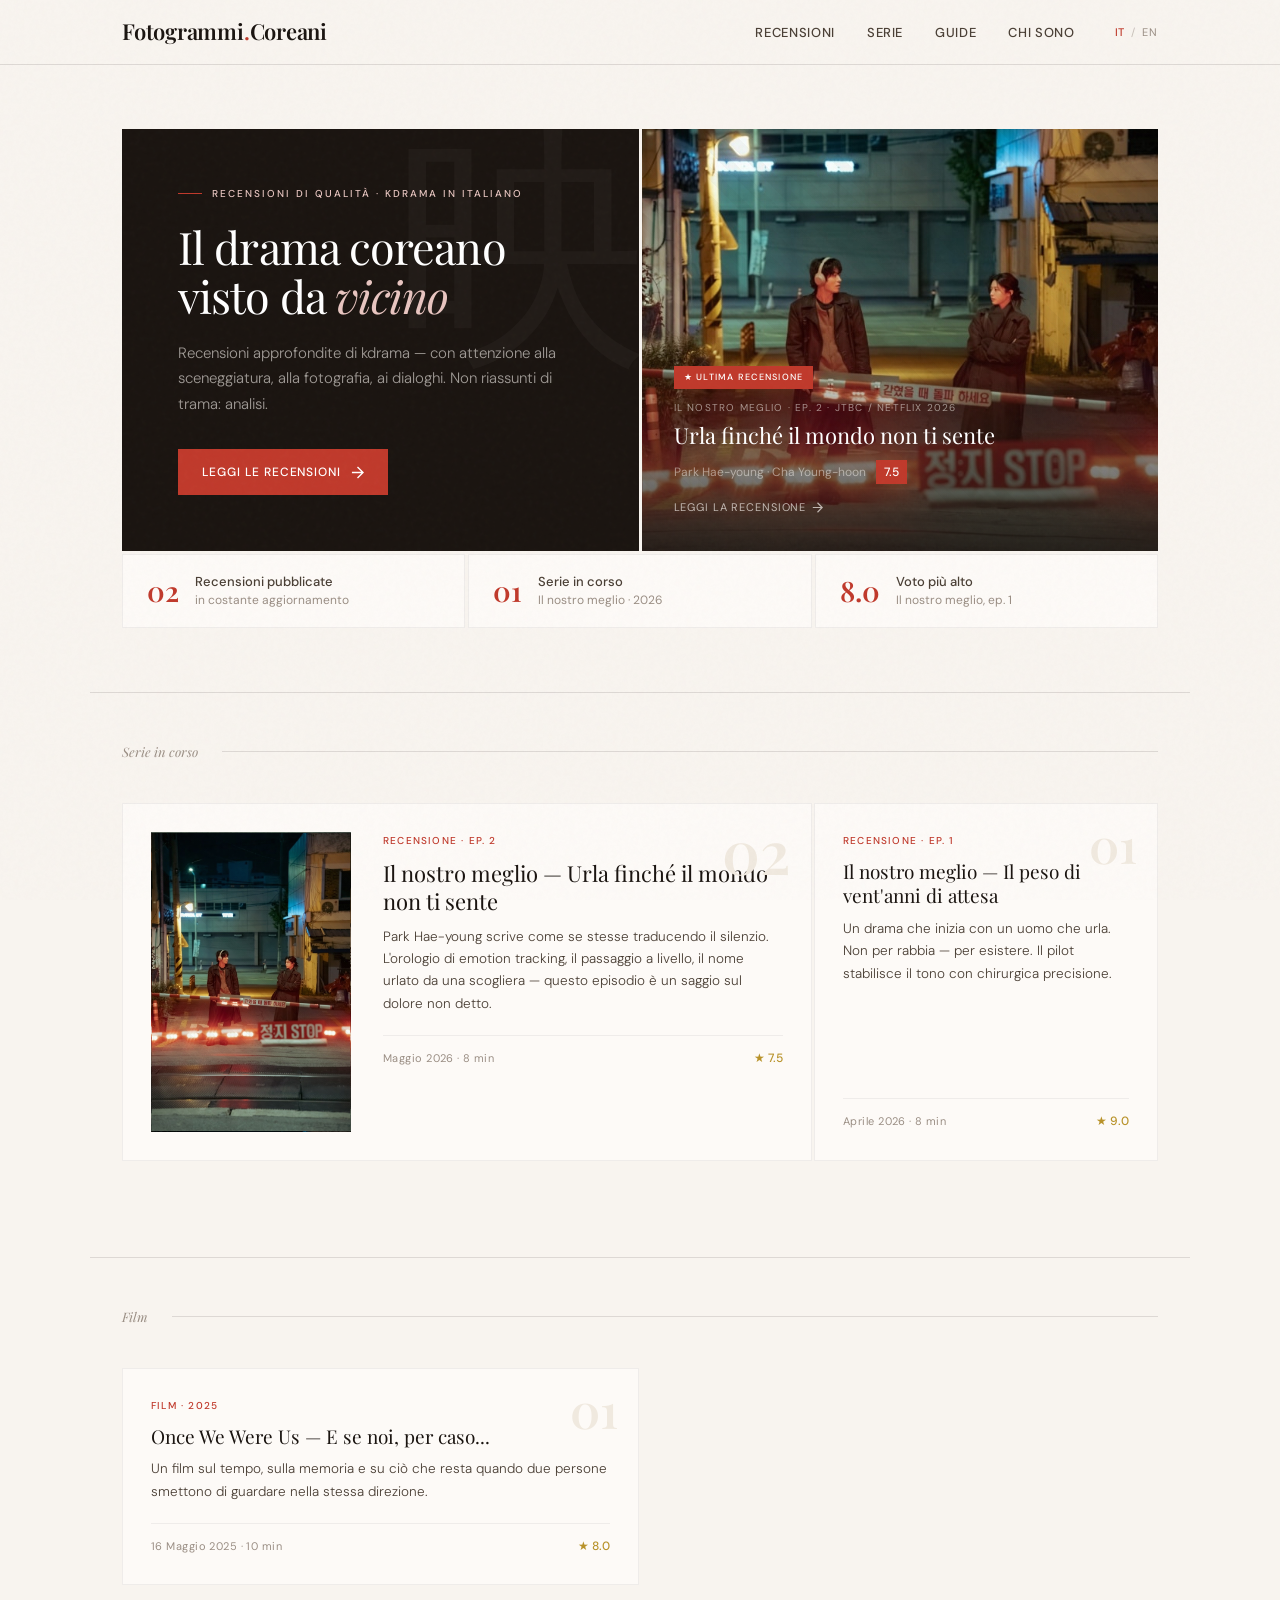
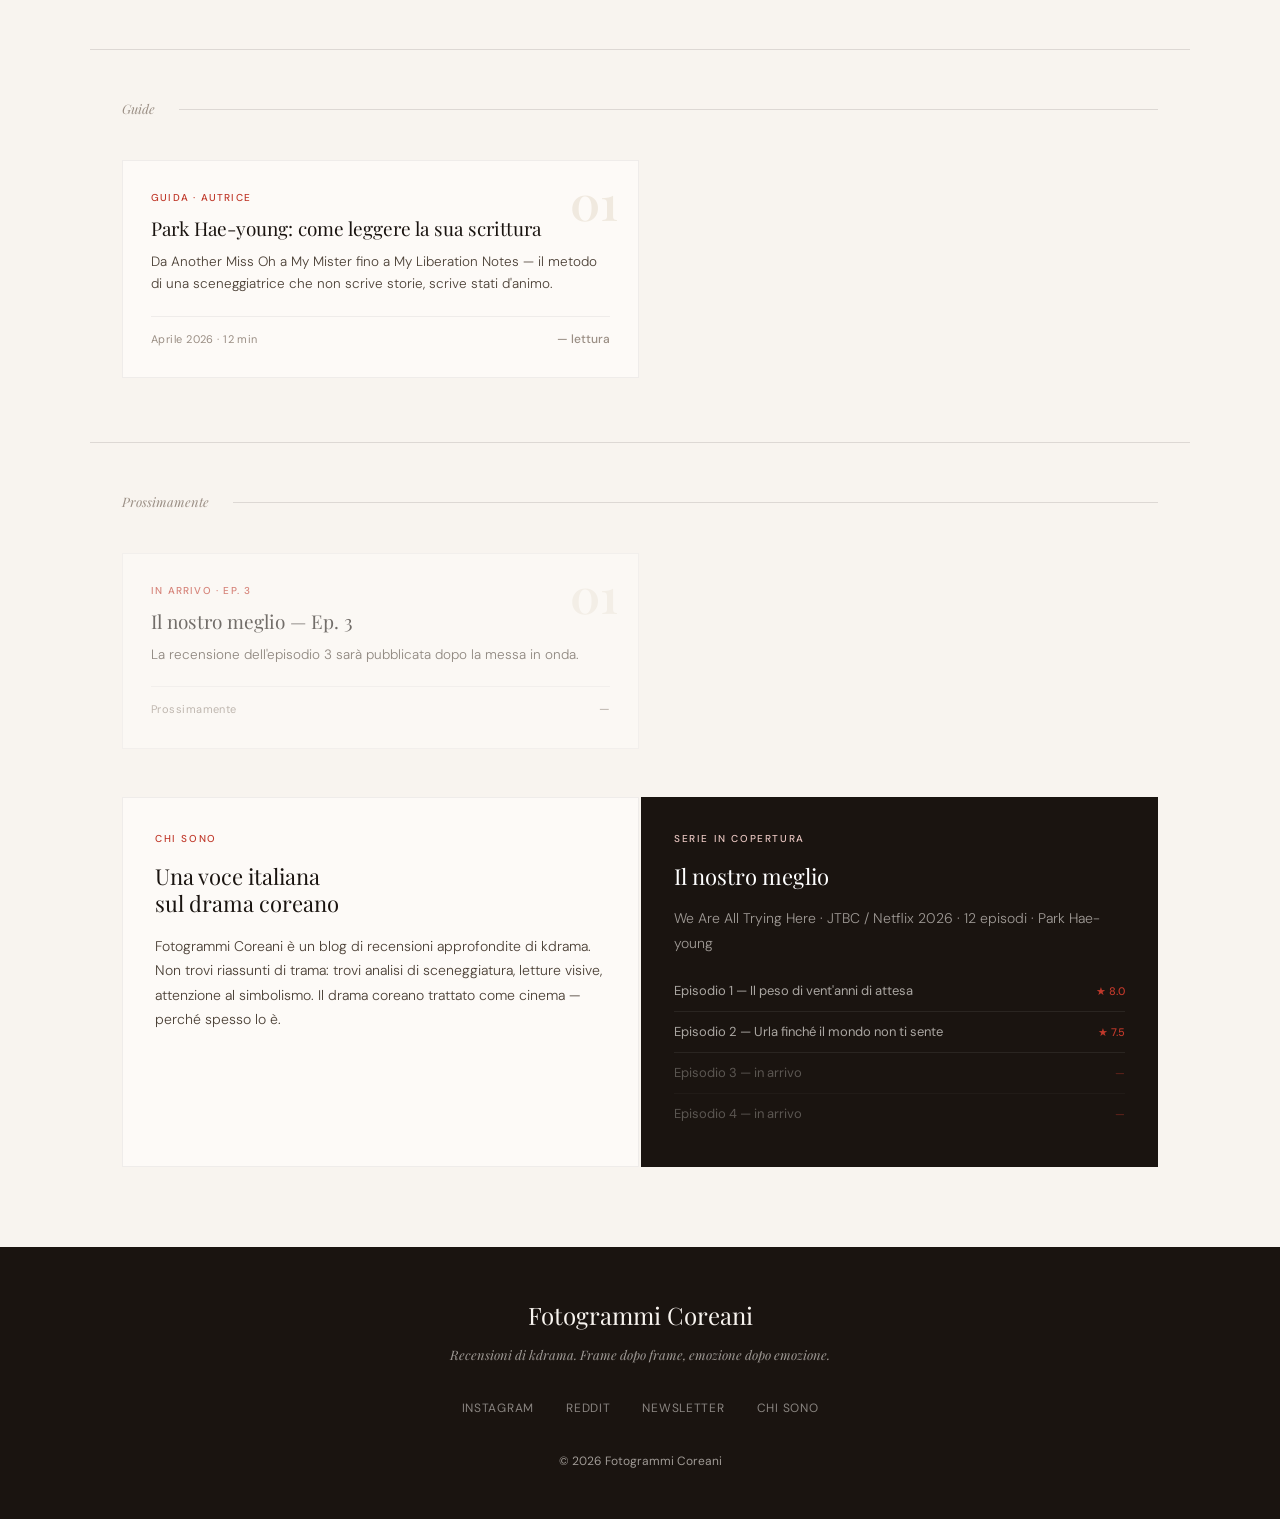
<file: index.html>
<!DOCTYPE html>
<html lang="it">
<head>
<meta charset="UTF-8">
<meta name="viewport" content="width=device-width, initial-scale=1.0">
<title>Fotogrammi Coreani — Recensioni kdrama</title>
<link rel="preconnect" href="https://fonts.googleapis.com">
<link href="https://fonts.googleapis.com/css2?family=Playfair+Display:ital,wght@0,400;0,600;1,400&family=DM+Sans:wght@300;400;500&display=swap" rel="stylesheet">
<style>
  :root {
    --ink: #1a1410;
    --ink-soft: #4a3f35;
    --ink-muted: #9a8e84;
    --paper: #f8f4ef;
    --paper-warm: #f0e9df;
    --paper-card: #fdfaf7;
    --accent: #c0392b;
    --accent-soft: #e8c5c0;
    --accent-faint: #faf0ee;
    --gold: #b8922a;
    --gold-faint: #f7f0e0;
    --border: rgba(26,20,16,0.12);
    --border-soft: rgba(26,20,16,0.06);
  }

  *, *::before, *::after { box-sizing: border-box; margin: 0; padding: 0; }
  html { scroll-behavior: smooth; }

  body {
    font-family: 'DM Sans', sans-serif;
    background: var(--paper);
    color: var(--ink);
    font-size: 16px;
    line-height: 1.7;
    -webkit-font-smoothing: antialiased;
  }

  /* noise */
  body::before {
    content: '';
    position: fixed;
    inset: 0;
    background-image: url("data:image/svg+xml,%3Csvg viewBox='0 0 200 200' xmlns='http://www.w3.org/2000/svg'%3E%3Cfilter id='n'%3E%3CfeTurbulence type='fractalNoise' baseFrequency='0.85' numOctaves='4' stitchTiles='stitch'/%3E%3C/filter%3E%3Crect width='100%25' height='100%25' filter='url(%23n)' opacity='0.035'/%3E%3C/svg%3E");
    pointer-events: none;
    z-index: 999;
    opacity: 0.6;
  }

  /* ── HEADER ── */
  .site-header {
    border-bottom: 1px solid var(--border);
    background: var(--paper);
    position: sticky;
    top: 0;
    z-index: 100;
    backdrop-filter: blur(8px);
  }

  .header-inner {
    max-width: 1100px;
    margin: 0 auto;
    padding: 0 2rem;
    display: flex;
    align-items: center;
    justify-content: space-between;
    height: 64px;
  }

  .site-logo {
    font-family: 'Playfair Display', serif;
    font-size: 22px;
    font-weight: 600;
    color: var(--ink);
    text-decoration: none;
    letter-spacing: -0.01em;
  }
  .site-logo span { color: var(--accent); }

  .site-nav { display: flex; gap: 2rem; list-style: none; }
  .site-nav a {
    font-size: 13px;
    font-weight: 500;
    color: var(--ink-soft);
    text-decoration: none;
    letter-spacing: 0.05em;
    text-transform: uppercase;
    transition: color 0.2s;
  }
  .site-nav a:hover { color: var(--accent); }

.nav-wrapper {
  display: flex;
  align-items: center;
  gap: 2.5rem;
}

.lang-switch {
  display: flex;
  align-items: center;
  gap: 6px;
  font-size: 11px;
  letter-spacing: 0.08em;
  text-transform: uppercase;
}

.lang-switch a {
  color: var(--ink-muted);
  text-decoration: none;
  transition: color 0.2s;
}

.lang-switch a:hover {
  color: var(--accent);
}

.lang-switch .active-lang {
  color: var(--accent);
  font-weight: 500;
}

.lang-switch span {
  color: var(--ink-muted);
  opacity: 0.5;
}

  /* ── HERO ── */
  .hero {
    max-width: 1100px;
    margin: 0 auto;
    padding: 4rem 2rem 0;
  }

  .hero-top {
    display: grid;
    grid-template-columns: 1fr 1fr;
    gap: 3px;
    margin-bottom: 3px;
  }

  /* left: testo editoriale */
  .hero-text {
    background: var(--ink);
    color: var(--paper);
    padding: 3.5rem;
    display: flex;
    flex-direction: column;
    justify-content: flex-end;
    min-height: 420px;
    position: relative;
    overflow: hidden;
  }

  .hero-text::before {
    content: '映';
    position: absolute;
    top: -0.1em;
    right: -0.05em;
    font-family: 'Playfair Display', serif;
    font-size: 16rem;
    color: rgba(255,255,255,0.03);
    line-height: 1;
    pointer-events: none;
    user-select: none;
  }

  .hero-eyebrow {
    font-size: 10px;
    letter-spacing: 0.2em;
    text-transform: uppercase;
    color: var(--accent-soft);
    font-weight: 500;
    margin-bottom: 1.25rem;
    display: flex;
    align-items: center;
    gap: 10px;
    opacity: 0;
    animation: fadeUp 0.7s 0.1s ease forwards;
  }

  .hero-eyebrow::before {
    content: '';
    display: inline-block;
    width: 24px;
    height: 1px;
    background: var(--accent);
  }

  .hero-title {
    font-family: 'Playfair Display', serif;
    font-size: clamp(2.2rem, 3.5vw, 3.2rem);
    font-weight: 400;
    line-height: 1.1;
    color: #fff;
    letter-spacing: -0.02em;
    margin-bottom: 1.25rem;
    opacity: 0;
    animation: fadeUp 0.7s 0.2s ease forwards;
  }

  .hero-title em {
    font-style: italic;
    color: var(--accent-soft);
  }

  .hero-desc {
    font-size: 15px;
    color: rgba(248,244,239,0.6);
    line-height: 1.7;
    font-weight: 300;
    max-width: 400px;
    margin-bottom: 2rem;
    opacity: 0;
    animation: fadeUp 0.7s 0.3s ease forwards;
  }

  .hero-cta {
    display: inline-flex;
    align-items: center;
    gap: 10px;
    background: var(--accent);
    color: white;
    text-decoration: none;
    font-size: 12px;
    font-weight: 500;
    letter-spacing: 0.08em;
    text-transform: uppercase;
    padding: 13px 24px;
    transition: background 0.2s, transform 0.15s;
    align-self: flex-start;
    opacity: 0;
    animation: fadeUp 0.7s 0.4s ease forwards;
  }
  .hero-cta:hover { background: #a93226; transform: translateY(-1px); }
  .hero-cta svg { width: 13px; height: 13px; }

  /* right: immagine in primo piano */
  .hero-featured {
    position: relative;
    background: var(--paper-warm);
    overflow: hidden;
    min-height: 420px;
    display: flex;
    flex-direction: column;
    justify-content: flex-end;
    opacity: 0;
    animation: fadeUp 0.7s 0.25s ease forwards;
  }

  .hero-featured-img {
    position: absolute;
    inset: 0;
    display: flex;
    align-items: center;
    justify-content: center;
    background: linear-gradient(160deg, #d4c5b5 0%, #b8a898 100%);
  }

  /* pattern diagonale come nel file originale */
  .hero-featured-img::after {
    content: '';
    position: absolute;
    inset: 0;
    background: repeating-linear-gradient(
      45deg,
      transparent,
      transparent 10px,
      rgba(26,20,16,0.03) 10px,
      rgba(26,20,16,0.03) 20px
    );
  }

  .hero-featured-img-label {
    font-size: 11px;
    color: var(--ink-muted);
    letter-spacing: 0.1em;
    text-transform: uppercase;
    z-index: 1;
    position: relative;
  }

  .hero-featured-overlay {
    position: relative;
    z-index: 2;
    background: linear-gradient(to top, rgba(26,20,16,0.85) 0%, transparent 100%);
    padding: 2.5rem 2rem 2rem;
  }

  .featured-pill {
    display: inline-block;
    background: var(--accent);
    color: white;
    font-size: 9px;
    letter-spacing: 0.14em;
    text-transform: uppercase;
    font-weight: 500;
    padding: 4px 10px;
    margin-bottom: 10px;
  }

  .featured-series {
    font-size: 10px;
    letter-spacing: 0.12em;
    text-transform: uppercase;
    color: rgba(248,244,239,0.55);
    margin-bottom: 6px;
  }

  .featured-ep-title {
    font-family: 'Playfair Display', serif;
    font-size: 22px;
    font-weight: 400;
    line-height: 1.25;
    color: #fff;
    margin-bottom: 10px;
  }

  .featured-meta {
    font-size: 12px;
    color: rgba(248,244,239,0.5);
    display: flex;
    align-items: center;
    gap: 10px;
  }

  .featured-score-badge {
    background: var(--accent);
    color: white;
    font-size: 12px;
    font-weight: 500;
    padding: 2px 8px;
  }

  .featured-read-link {
    display: inline-flex;
    align-items: center;
    gap: 6px;
    margin-top: 14px;
    font-size: 11px;
    letter-spacing: 0.08em;
    text-transform: uppercase;
    color: rgba(248,244,239,0.7);
    text-decoration: none;
    transition: color 0.2s;
  }
  .featured-read-link:hover { color: #fff; }
  .featured-read-link svg { width: 11px; height: 11px; }

  /* ── STRIP NUMERI ── */
  .hero-strip {
    display: grid;
    grid-template-columns: repeat(3, 1fr);
    gap: 3px;
    margin-bottom: 4rem;
  }

  .strip-cell {
    background: var(--paper-card);
    border: 1px solid var(--border-soft);
    padding: 1.1rem 1.5rem;
    display: flex;
    align-items: center;
    gap: 1rem;
  }

  .strip-num {
    font-family: 'Playfair Display', serif;
    font-size: 28px;
    font-weight: 600;
    color: var(--accent);
    line-height: 1;
    flex-shrink: 0;
  }

  .strip-label {
    font-size: 12px;
    color: var(--ink-muted);
    line-height: 1.4;
  }

  .strip-label strong {
    display: block;
    font-size: 13px;
    font-weight: 500;
    color: var(--ink-soft);
    margin-bottom: 1px;
  }

  /* ── SECTION DIVIDER ── */
  .section-divider {
    max-width: 1100px;
    margin: 0 auto;
    padding: 0 2rem;
    border-top: 1px solid var(--border);
    display: flex;
    align-items: center;
    gap: 1.5rem;
    padding-top: 3rem;
    margin-top: 1rem;
    margin-bottom: 2.5rem;
  }

  .section-divider h2 {
    font-family: 'Playfair Display', serif;
    font-size: 13px;
    font-weight: 400;
    font-style: italic;
    color: var(--ink-muted);
    white-space: nowrap;
  }

  .section-divider::after {
    content: '';
    flex: 1;
    height: 1px;
    background: var(--border);
  }

  /* ── GRIGLIA RECENSIONI ── */
  .reviews-grid {
    max-width: 1100px;
    margin: 0 auto;
    padding: 0 2rem 5rem;
    display: grid;
    grid-template-columns: repeat(3, 1fr);
    gap: 2px;
  }

  .reviews-grid--compact {
  grid-template-columns: repeat(2, 1fr);
  padding-bottom: 3rem;
}

.reviews-grid--single {
  grid-template-columns: 1fr;
  padding-bottom: 3rem;
}

  /* card grande (prima card, a tutta larghezza su 2 colonne) */
  .card {
    background: var(--paper-card);
    border: 1px solid var(--border-soft);
    padding: 1.75rem;
    position: relative;
    transition: transform 0.2s, box-shadow 0.2s;
    cursor: pointer;
    text-decoration: none;
    color: inherit;
    display: flex;
    flex-direction: column;
  }

  .card:hover {
    transform: translateY(-3px);
    box-shadow: 0 8px 32px rgba(26,20,16,0.1);
    z-index: 2;
  }

  .card--wide {
    grid-column: span 2;
    flex-direction: row;
    gap: 2rem;
    align-items: flex-start;
  }

  .card--wide .card-image-block {
    flex-shrink: 0;
    width: 200px;
    aspect-ratio: 2/3;
    background: var(--paper-warm);
    border: 1px solid var(--border-soft);
    display: flex;
    align-items: center;
    justify-content: center;
    position: relative;
    overflow: hidden;
  }

  .card--wide .card-image-block::after {
    content: '';
    position: absolute;
    inset: 0;
    background: repeating-linear-gradient(
      45deg,
      transparent,
      transparent 8px,
      rgba(26,20,16,0.03) 8px,
      rgba(26,20,16,0.03) 16px
    );
  }

  .card-image-label {
    font-size: 10px;
    color: var(--ink-muted);
    letter-spacing: 0.08em;
    text-transform: uppercase;
    z-index: 1;
    position: relative;
    text-align: center;
    padding: 0 0.5rem;
  }

  .card--wide .card-content { flex: 1; display: flex; flex-direction: column; }

  .card-num {
    font-family: 'Playfair Display', serif;
    font-size: 48px;
    font-weight: 600;
    color: var(--paper-warm);
    position: absolute;
    top: 1rem;
    right: 1.25rem;
    line-height: 1;
    user-select: none;
  }

  .card--wide .card-num { font-size: 60px; }

  .card-tag {
    font-size: 10px;
    letter-spacing: 0.12em;
    text-transform: uppercase;
    color: var(--accent);
    font-weight: 500;
    margin-bottom: 10px;
  }

  .card-title {
    font-family: 'Playfair Display', serif;
    font-size: 19px;
    line-height: 1.3;
    margin-bottom: 10px;
    color: var(--ink);
    font-weight: 400;
  }

  .card--wide .card-title { font-size: 22px; }

  .card-excerpt {
    font-size: 13.5px;
    color: var(--ink-soft);
    line-height: 1.65;
    font-weight: 300;
    margin-bottom: 1.25rem;
    flex: 1;
  }

  .card-footer {
    display: flex;
    align-items: center;
    justify-content: space-between;
    border-top: 1px solid var(--border-soft);
    padding-top: 12px;
    margin-top: auto;
  }

  .card-meta {
    font-size: 11px;
    color: var(--ink-muted);
    letter-spacing: 0.04em;
  }

  .card-score {
    font-size: 12px;
    font-weight: 500;
    color: var(--gold);
  }
  .card-score::before { content: '★ '; }

  /* card senza voto */
  .card-score--none { color: var(--ink-muted); }
  .card-score--none::before { content: ''; }

  /* ── ASIDE: chi sono + serie ── */
  .home-aside {
    max-width: 1100px;
    margin: 0 auto 5rem;
    padding: 0 2rem;
    display: grid;
    grid-template-columns: 1fr 1fr;
    gap: 2px;
  }

  .aside-block {
    background: var(--paper-card);
    border: 1px solid var(--border-soft);
    padding: 2rem;
  }

  .aside-block--dark {
    background: var(--ink);
    color: var(--paper);
  }

  .aside-label {
    font-size: 10px;
    letter-spacing: 0.16em;
    text-transform: uppercase;
    color: var(--accent);
    font-weight: 500;
    margin-bottom: 1rem;
  }

  .aside-block--dark .aside-label { color: var(--accent-soft); }

  .aside-title {
    font-family: 'Playfair Display', serif;
    font-size: 22px;
    font-weight: 400;
    line-height: 1.25;
    margin-bottom: 1rem;
    color: var(--ink);
  }

  .aside-block--dark .aside-title { color: #fff; }

  .aside-text {
    font-size: 14px;
    line-height: 1.75;
    color: var(--ink-soft);
    font-weight: 300;
  }

  .aside-block--dark .aside-text { color: rgba(248,244,239,0.6); }

  .aside-series-list { list-style: none; margin-top: 1rem; }
  .aside-series-list li {
    display: flex;
    justify-content: space-between;
    align-items: center;
    font-size: 13px;
    padding: 9px 0;
    border-bottom: 1px solid var(--border-soft);
    color: var(--ink-soft);
  }
  .aside-block--dark .aside-series-list li { border-color: rgba(255,255,255,0.07); color: rgba(248,244,239,0.65); }
  .aside-series-list li:last-child { border-bottom: none; }
  .aside-series-ep {
    font-size: 11px;
    color: var(--accent);
    font-weight: 500;
  }

  /* ── FOOTER ── */
  .site-footer {
    background: var(--ink);
    color: rgba(248,244,239,0.6);
    padding: 3rem 2rem;
    text-align: center;
  }
  .footer-logo { font-family: 'Playfair Display', serif; font-size: 24px; color: var(--paper); margin-bottom: 0.5rem; }
  .footer-tagline { font-size: 13px; margin-bottom: 2rem; font-style: italic; font-family: 'Playfair Display', serif; }
  .footer-links { display: flex; justify-content: center; gap: 2rem; margin-bottom: 2rem; }
  .footer-links a { font-size: 12px; color: rgba(248,244,239,0.5); text-decoration: none; letter-spacing: 0.06em; text-transform: uppercase; }
  .footer-links a:hover { color: var(--paper); }
  .footer-copy { font-size: 12px; }

  /* ── ANIMAZIONI ── */
  @keyframes fadeUp {
    from { opacity: 0; transform: translateY(16px); }
    to   { opacity: 1; transform: translateY(0); }
  }

  /* ── RESPONSIVE ── */
  @media (max-width: 900px) {
    .hero-top { grid-template-columns: 1fr; }
    .hero-featured { min-height: 320px; }
    .hero-strip { grid-template-columns: 1fr 1fr; }
    .reviews-grid { grid-template-columns: 1fr; }
    .card--wide { grid-column: span 1; flex-direction: column; }
    .card--wide .card-image-block { width: 100%; aspect-ratio: 16/9; }
    .home-aside { grid-template-columns: 1fr; }
    .reviews-grid--compact,
.reviews-grid--single {
  grid-template-columns: 1fr;
  }

  @media (max-width: 600px) {
    .site-nav { display: none; }
    .hero-strip { grid-template-columns: 1fr; }
    .hero-text { padding: 2.5rem; min-height: 340px; }

    .header-inner {
      gap: 1rem;
    }
  }
</style>
</head>
<body>

<!-- ═══ HEADER ═══ -->
<header class="site-header">
  <div class="header-inner">
    <a href="#" class="site-logo">Fotogrammi<span>.</span>Coreani</a>

<nav class="nav-wrapper">
  <ul class="site-nav">
    <li><a href="recensioni.html">Recensioni</a></li>
    <li><a href="serie.html">Serie</a></li>
    <li><a href="guide.html">Guide</a></li>
    <li><a href="chi-sono.html">Chi sono</a></li>
  </ul>

  <div class="lang-switch">
    <a href="index.html" class="active-lang">IT</a>
    <span>/</span>
    <a href="en/index.html">EN</a>
  </div>
</nav>
  </div>
</header>

<!-- ═══ HERO ═══ -->
<section class="hero">

  <div class="hero-top">

    <!-- colonna sinistra: manifesto editoriale -->
    <div class="hero-text">
      <p class="hero-eyebrow">Recensioni di qualità · kdrama in italiano</p>
      <h1 class="hero-title">Il drama coreano<br>visto da <em>vicino</em></h1>
      <p class="hero-desc">Recensioni approfondite di kdrama — con attenzione alla sceneggiatura, alla fotografia, ai dialoghi. Non riassunti di trama: analisi.</p>
      <a href="#recensioni" class="hero-cta">
        Leggi le recensioni
        <svg viewBox="0 0 14 14" fill="none" stroke="currentColor" stroke-width="1.5"><path d="M1 7h12M7 1l6 6-6 6"/></svg>
      </a>
    </div>

    <!-- colonna destra: ultima recensione in primo piano -->
    <a href="recensioni/recensioni:il-nostro-meglio/ep2.html" class="hero-featured" style="text-decoration:none;">
      <div class="hero-featured-img"
           style="
          background-image:url('images/scenes/passaggio-a-livello.jpg');
          background-size:cover;
          background-position:center;
          ">
      </div>
      <div class="hero-featured-overlay">
        <div class="featured-pill">★ Ultima recensione</div>
        <div class="featured-series">Il nostro meglio · Ep. 2 · JTBC / Netflix 2026</div>
        <h2 class="featured-ep-title">Urla finché il mondo non ti sente</h2>
        <div class="featured-meta">
          Park Hae-young · Cha Young-hoon
          <span class="featured-score-badge">7.5</span>
        </div>
        <span class="featured-read-link">
          Leggi la recensione
          <svg viewBox="0 0 14 14" fill="none" stroke="currentColor" stroke-width="1.5"><path d="M1 7h12M7 1l6 6-6 6"/></svg>
        </span>
      </div>
    </a>

  </div>

  <!-- strip numeri blog -->
  <div class="hero-strip">
    <div class="strip-cell">
      <div class="strip-num">02</div>
      <div class="strip-label"><strong>Recensioni pubblicate</strong>in costante aggiornamento</div>
    </div>
    <div class="strip-cell">
      <div class="strip-num">01</div>
      <div class="strip-label"><strong>Serie in corso</strong>Il nostro meglio · 2026</div>
    </div>
    <div class="strip-cell">
      <div class="strip-num">8.0</div>
      <div class="strip-label"><strong>Voto più alto</strong>Il nostro meglio, ep. 1</div>
    </div>
  </div>

</section>

<!-- ═══ RECENSIONI ═══ -->
<!-- ═══ SERIE ═══ -->
<div class="section-divider" id="recensioni">
  <h2>Serie in corso</h2>
</div>

<div class="reviews-grid">

  <!-- card grande: ep. 2 -->
  <a href="recensioni/recensioni:il-nostro-meglio/ep2.html" class="card card--wide">
    <div class="card-image-block"
         style="
         background-image:url('images/scenes/passaggio-a-livello.jpg');
         background-size:cover;
         background-position:center;
         ">
    </div>
    <div class="card-content">
      <span class="card-num">02</span>
      <p class="card-tag">Recensione · Ep. 2</p>
      <h2 class="card-title">Il nostro meglio — Urla finché il mondo non ti sente</h2>
      <p class="card-excerpt">Park Hae-young scrive come se stesse traducendo il silenzio. L'orologio di emotion tracking, il passaggio a livello, il nome urlato da una scogliera — questo episodio è un saggio sul dolore non detto.</p>
      <div class="card-footer">
        <span class="card-meta">Maggio 2026 · 8 min</span>
        <span class="card-score">7.5</span>
      </div>
    </div>
  </a>

  <!-- card piccola: ep. 1 -->
  <a href="recensioni/il-nostro-meglio/ep1.html" class="card">
    <span class="card-num">01</span>
    <p class="card-tag">Recensione · Ep. 1</p>
    <h2 class="card-title">Il nostro meglio — Il peso di vent'anni di attesa</h2>
    <p class="card-excerpt">Un drama che inizia con un uomo che urla. Non per rabbia — per esistere. Il pilot stabilisce il tono con chirurgica precisione.</p>
    <div class="card-footer">
      <span class="card-meta">Aprile 2026 · 8 min</span>
      <span class="card-score">9.0</span>
    </div>
  </a>

</div>

<!-- ═══ FILM ═══ -->
<div class="section-divider">
  <h2>Film</h2>
</div>

<div class="reviews-grid reviews-grid--compact">

  <a href="once-we-were-us.html" class="card">
    <span class="card-num">01</span>
    <p class="card-tag">Film · 2025</p>
    <h2 class="card-title">Once We Were Us — E se noi, per caso...</h2>
    <p class="card-excerpt">Un film sul tempo, sulla memoria e su ciò che resta quando due persone smettono di guardare nella stessa direzione.</p>
    <div class="card-footer">
      <span class="card-meta">16 Maggio 2025 · 10 min</span>
      <span class="card-score">8.0</span>
    </div>
  </a>

</div>

<!-- ═══ GUIDE ═══ -->
<div class="section-divider">
  <h2>Guide</h2>
</div>

<div class="reviews-grid reviews-grid--compact">

  <a href="#" class="card">
    <span class="card-num">01</span>
    <p class="card-tag">Guida · Autrice</p>
    <h2 class="card-title">Park Hae-young: come leggere la sua scrittura</h2>
    <p class="card-excerpt">Da Another Miss Oh a My Mister fino a My Liberation Notes — il metodo di una sceneggiatrice che non scrive storie, scrive stati d'animo.</p>
    <div class="card-footer">
      <span class="card-meta">Aprile 2026 · 12 min</span>
      <span class="card-score card-score--none">— lettura</span>
    </div>
  </a>

</div>

<!-- ═══ PROSSIMAMENTE ═══ -->
<div class="section-divider">
  <h2>Prossimamente</h2>
</div>

<div class="reviews-grid reviews-grid--compact">

  <a href="#" class="card" style="opacity:0.6; cursor:default; pointer-events:none;">
    <span class="card-num">01</span>
    <p class="card-tag">In arrivo · Ep. 3</p>
    <h2 class="card-title">Il nostro meglio — Ep. 3</h2>
    <p class="card-excerpt">La recensione dell'episodio 3 sarà pubblicata dopo la messa in onda.</p>
    <div class="card-footer">
      <span class="card-meta">Prossimamente</span>
      <span class="card-score card-score--none">—</span>
    </div>
  </a>

</div>

<!-- ═══ CHI SONO + SERIE IN CORSO ═══ -->
<div class="home-aside" id="serie">

  <!-- chi sono -->
  <div class="aside-block">
    <p class="aside-label">Chi sono</p>
    <h2 class="aside-title">Una voce italiana<br>sul drama coreano</h2>
    <p class="aside-text">Fotogrammi Coreani è un blog di recensioni approfondite di kdrama. Non trovi riassunti di trama: trovi analisi di sceneggiatura, letture visive, attenzione al simbolismo. Il drama coreano trattato come cinema — perché spesso lo è.</p>
  </div>

  <!-- serie in corso -->
  <div class="aside-block aside-block--dark">
    <p class="aside-label">Serie in copertura</p>
    <h2 class="aside-title" style="color:#fff;">Il nostro meglio</h2>
    <p class="aside-text">We Are All Trying Here · JTBC / Netflix 2026 · 12 episodi · Park Hae-young</p>
    <ul class="aside-series-list">
      <li>Episodio 1 — Il peso di vent'anni di attesa <span class="aside-series-ep">★ 8.0</span></li>
      <li>Episodio 2 — Urla finché il mondo non ti sente <span class="aside-series-ep">★ 7.5</span></li>
      <li style="opacity:0.45;">Episodio 3 — in arrivo <span class="aside-series-ep">—</span></li>
      <li style="opacity:0.45;">Episodio 4 — in arrivo <span class="aside-series-ep">—</span></li>
    </ul>
  </div>

</div>

<!-- ═══ FOOTER ═══ -->
<footer class="site-footer">
  <div class="footer-logo">Fotogrammi Coreani</div>
  <p class="footer-tagline">Recensioni di kdrama. Frame dopo frame, emozione dopo emozione.</p>
  <div class="footer-links">
    <a href="#">Instagram</a>
    <a href="#">Reddit</a>
    <a href="#">Newsletter</a>
    <a href="#">Chi sono</a>
  </div>
  <p class="footer-copy">© 2026 Fotogrammi Coreani</p>
</footer>

</body>
</html>
</file>
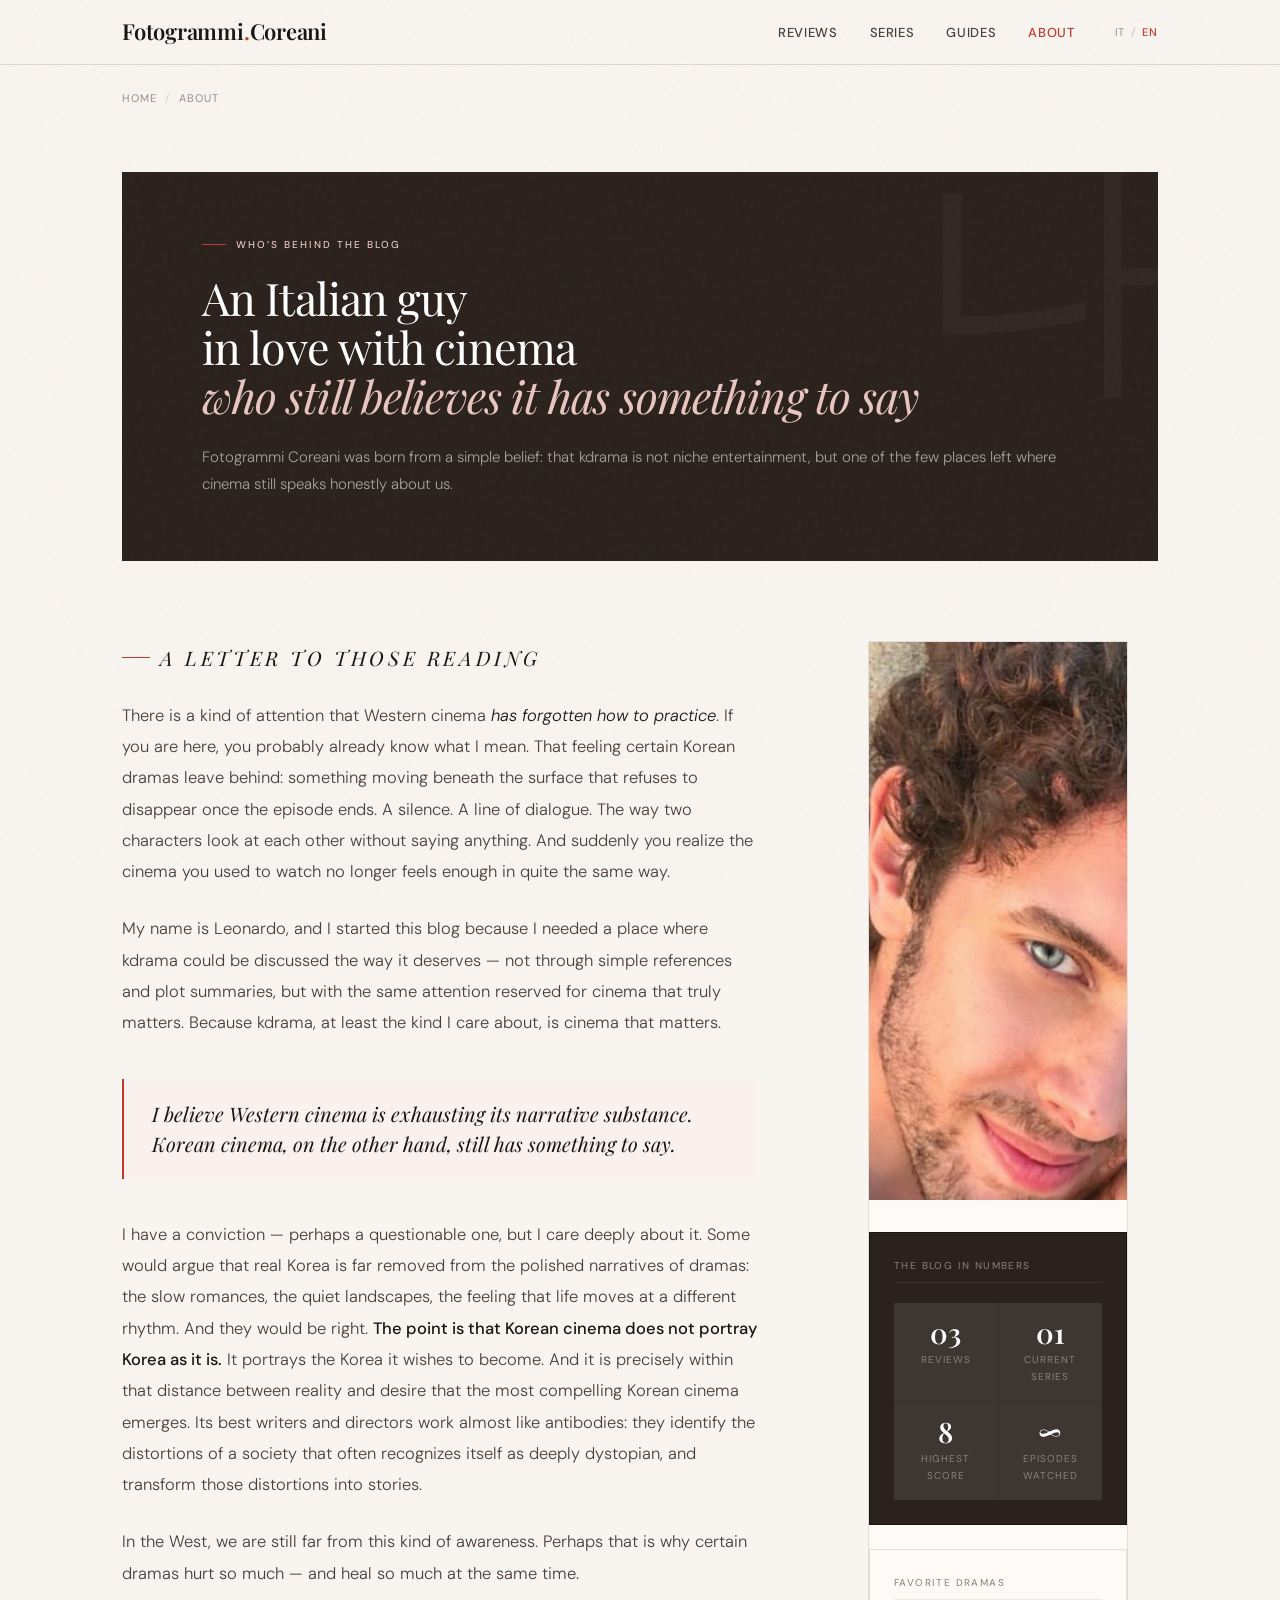
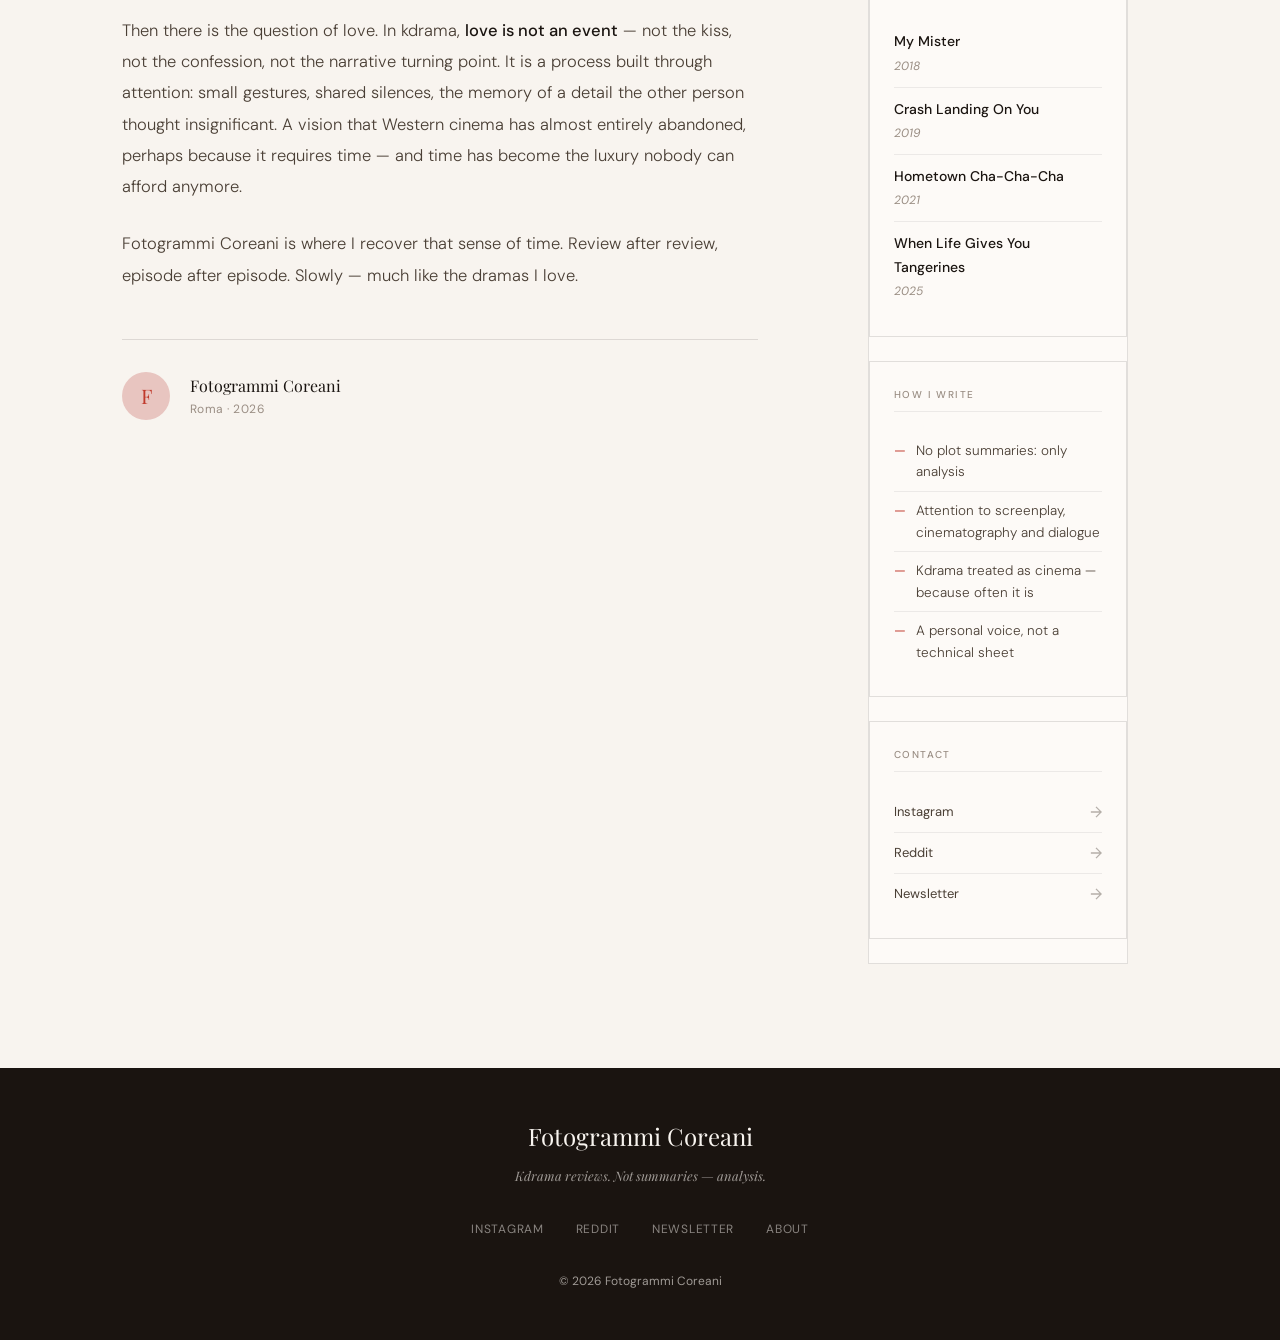
<file: chi-sono-en.html>
<!DOCTYPE html>
<html lang="en">
<head>
<meta charset="UTF-8">
<meta name="viewport" content="width=device-width, initial-scale=1.0">
<title>About · Fotogrammi Coreani</title>
<link rel="preconnect" href="https://fonts.googleapis.com">
<link href="https://fonts.googleapis.com/css2?family=Playfair+Display:ital,wght@0,400;0,600;1,400&family=DM+Sans:wght@300;400;500&display=swap" rel="stylesheet">
<style>
  :root {
    --ink: #1a1410;
    --ink-soft: #4a3f35;
    --ink-muted: #9a8e84;
    --paper: #f8f4ef;
    --paper-warm: #f0e9df;
    --paper-card: #fdfaf7;
    --accent: #c0392b;
    --accent-soft: #e8c5c0;
    --accent-faint: #faf0ee;
    --gold: #b8922a;
    --gold-faint: #f7f0e0;
    --border: rgba(26,20,16,0.12);
    --border-soft: rgba(26,20,16,0.07);
  }

  *, *::before, *::after { box-sizing: border-box; margin: 0; padding: 0; }
  html { scroll-behavior: smooth; }

  body {
    font-family: 'DM Sans', sans-serif;
    background: var(--paper);
    color: var(--ink);
    font-size: 16px;
    line-height: 1.7;
    -webkit-font-smoothing: antialiased;
  }

  body::before {
    content: '';
    position: fixed;
    inset: 0;
    background-image: url("data:image/svg+xml,%3Csvg viewBox='0 0 200 200' xmlns='http://www.w3.org/2000/svg'%3E%3Cfilter id='n'%3E%3CfeTurbulence type='fractalNoise' baseFrequency='0.85' numOctaves='4' stitchTiles='stitch'/%3E%3C/filter%3E%3Crect width='100%25' height='100%25' filter='url(%23n)' opacity='0.035'/%3E%3C/svg%3E");
    pointer-events: none;
    z-index: 999;
    opacity: 0.6;
  }

  /* ── HEADER ── */
  .site-header {
    border-bottom: 1px solid var(--border);
    background: var(--paper);
    position: sticky;
    top: 0;
    z-index: 100;
    backdrop-filter: blur(8px);
  }
  .header-inner {
    max-width: 1100px;
    margin: 0 auto;
    padding: 0 2rem;
    display: flex;
    align-items: center;
    justify-content: space-between;
    height: 64px;
  }
  .site-logo {
    font-family: 'Playfair Display', serif;
    font-size: 22px;
    font-weight: 600;
    color: var(--ink);
    text-decoration: none;
    letter-spacing: -0.01em;
  }
  .site-logo span { color: var(--accent); }
  .site-nav { display: flex; gap: 2rem; list-style: none; }
  .nav-wrapper {
  display: flex;
  align-items: center;
  gap: 2.5rem;
}

.lang-switch {
  display: flex;
  align-items: center;
  gap: 6px;
  font-size: 11px;
  letter-spacing: 0.08em;
  text-transform: uppercase;
}

.lang-switch a {
  color: var(--ink-muted);
  text-decoration: none;
  transition: color 0.2s;
}

.lang-switch a:hover {
  color: var(--accent);
}

.lang-switch .active-lang {
  color: var(--accent);
  font-weight: 500;
}

.lang-switch span {
  color: var(--ink-muted);
  opacity: 0.5;
}
  .site-nav a {
    font-size: 13px;
    font-weight: 500;
    color: var(--ink-soft);
    text-decoration: none;
    letter-spacing: 0.05em;
    text-transform: uppercase;
    transition: color 0.2s;
  }
  .site-nav a:hover { color: var(--accent); }
  .site-nav a.active { color: var(--accent); }

  /* ── BREADCRUMB ── */
  .breadcrumb {
    max-width: 1100px;
    margin: 0 auto;
    padding: 1.5rem 2rem 0;
    font-size: 11px;
    letter-spacing: 0.1em;
    text-transform: uppercase;
    color: var(--ink-muted);
    display: flex;
    gap: 8px;
    align-items: center;
  }
  .breadcrumb a { color: var(--ink-muted); text-decoration: none; }
  .breadcrumb a:hover { color: var(--accent); }
  .breadcrumb span { opacity: 0.4; }

  /* ── HERO CHI SONO ── */
  .about-hero {
    max-width: 1100px;
    margin: 4rem auto 0;
    padding: 0 2rem;
  }

  .about-hero-text {
    background: #2b221d;
    padding: 4rem 5rem;
    display: flex;
    flex-direction: column;
    justify-content: flex-end;
    position: relative;
    overflow: hidden;
  }

  .about-hero-text::before {
    content: '나';
    position: absolute;
    top: -0.1em;
    right: -0.05em;
    font-size: 16rem;
    color: rgba(255,255,255,0.03);
    line-height: 1;
    pointer-events: none;
    user-select: none;
  }

  .about-eyebrow {
    font-size: 10px;
    letter-spacing: 0.2em;
    text-transform: uppercase;
    color: var(--accent-soft);
    font-weight: 500;
    margin-bottom: 1.25rem;
    display: flex;
    align-items: center;
    gap: 10px;
    opacity: 0;
    animation: fadeUp 0.7s 0.1s ease forwards;
  }
  .about-eyebrow::before {
    content: '';
    display: inline-block;
    width: 24px;
    height: 1px;
    background: var(--accent);
  }

  .about-hero-title {
    font-family: 'Playfair Display', serif;
    font-size: clamp(2.2rem, 3.5vw, 3.2rem);
    font-weight: 400;
    line-height: 1.1;
    color: #fff;
    letter-spacing: -0.02em;
    margin-bottom: 1.5rem;
    opacity: 0;
    animation: fadeUp 0.7s 0.2s ease forwards;
  }

  .about-hero-title em {
    font-style: italic;
    color: var(--accent-soft);
  }

  .about-hero-intro {
    font-size: 15px;
    color: rgba(248,244,239,0.6);
    line-height: 1.75;
    font-weight: 300;
    opacity: 0;
    animation: fadeUp 0.7s 0.3s ease forwards;
  }

  /* ── CORPO ── */
  .about-body {
    max-width: 1100px;
    margin: 0 auto;
    padding: 5rem 2rem;
    display: grid;
    grid-template-columns: 1fr 320px;
    gap: 5rem;
    align-items: start;
  }

  /* lettera */
  .about-letter { }

  .letter-label {
    font-size: 10px;
    letter-spacing: 0.18em;
    text-transform: uppercase;
    color: var(--accent);
    font-weight: 500;
    display: flex;
    align-items: center;
    gap: 10px;
    margin-bottom: 2.5rem;
  }
  .letter-label::before {
    content: '';
    display: inline-block;
    width: 28px;
    height: 1px;
    background: var(--accent);
  }

  .about-letter p {
    font-size: 16.5px;
    line-height: 1.9;
    color: var(--ink-soft);
    font-weight: 300;
    margin-bottom: 1.6rem;
  }

  .about-letter p:first-of-type {
    font-family: 'Playfair Display', serif;
    font-size: 20px;
    font-style: italic;
    color: var(--ink);
    line-height: 1.65;
  }

  .about-letter em { font-style: italic; color: var(--ink); }

  .about-letter strong {
    font-weight: 500;
    color: var(--ink);
  }

  /* pull quote */
  .pull-quote {
    border-left: 2px solid var(--accent);
    padding: 1.25rem 1.75rem;
    margin: 2.5rem 0;
    background: var(--accent-faint);
  }
  .pull-quote p {
    font-family: 'Playfair Display', serif;
    font-style: italic;
    font-size: 20px !important;
    line-height: 1.5 !important;
    color: var(--ink) !important;
    margin-bottom: 0 !important;
  }

  /* firma */
  .about-firma {
    margin-top: 3rem;
    padding-top: 2rem;
    border-top: 1px solid var(--border);
    display: flex;
    align-items: center;
    gap: 1.25rem;
  }
  .firma-avatar {
    width: 48px;
    height: 48px;
    border-radius: 50%;
    background: var(--accent-soft);
    display: flex;
    align-items: center;
    justify-content: center;
    font-family: 'Playfair Display', serif;
    font-size: 20px;
    color: var(--accent);
    flex-shrink: 0;
  }
  .firma-text { }
  .firma-name {
    font-family: 'Playfair Display', serif;
    font-size: 16px;
    color: var(--ink);
  }
  .firma-sub {
    font-size: 12px;
    color: var(--ink-muted);
    letter-spacing: 0.04em;
  }

  /* ── SIDEBAR ── */
  .about-sidebar { }

  .sidebar-block {
    border: 1px solid var(--border);
    padding: 1.5rem;
    margin-bottom: 1.5rem;
    background: var(--paper-card);
  }

  .sidebar-block--dark {
    background: #2b221d;
    border-color: var(--ink);
  }

  .sidebar-title {
    font-size: 10px;
    letter-spacing: 0.14em;
    text-transform: uppercase;
    font-weight: 500;
    color: var(--ink-muted);
    margin-bottom: 1.25rem;
    padding-bottom: 8px;
    border-bottom: 1px solid var(--border-soft);
  }

  .sidebar-block--dark .sidebar-title {
    color: rgba(248,244,239,0.4);
    border-bottom-color: rgba(255,255,255,0.07);
  }

  /* serie del cuore */
  .heart-series-list { list-style: none; }
  .heart-series-item {
    padding: 10px 0;
    border-bottom: 1px solid var(--border-soft);
    display: flex;
    flex-direction: column;
    gap: 2px;
  }
  .heart-series-item:last-child { border-bottom: none; }
  .heart-series-title {
    font-size: 14px;
    font-weight: 500;
    color: var(--ink);
  }
  .heart-series-note {
    font-size: 12px;
    color: var(--ink-muted);
    font-style: italic;
  }

  /* numeri */
  .stat-grid {
    display: grid;
    grid-template-columns: 1fr 1fr;
    gap: 1px;
    background: rgba(255,255,255,0.06);
  }
  .stat-cell {
    padding: 1rem;
    background: rgba(255,255,255,0.03);
    text-align: center;
  }
  .stat-num {
    font-family: 'Playfair Display', serif;
    font-size: 28px;
    font-weight: 600;
    color: #fff;
    line-height: 1;
    margin-bottom: 4px;
  }
  .stat-label {
    font-size: 10px;
    letter-spacing: 0.1em;
    text-transform: uppercase;
    color: rgba(248,244,239,0.4);
  }

  /* filosofia */
  .philosophy-list { list-style: none; }
  .philosophy-item {
    font-size: 13.5px;
    line-height: 1.6;
    color: var(--ink-soft);
    font-weight: 300;
    padding: 8px 0;
    border-bottom: 1px solid var(--border-soft);
    display: flex;
    gap: 10px;
    align-items: flex-start;
  }
  .philosophy-item:last-child { border-bottom: none; }
  .philosophy-item::before {
    content: '—';
    color: var(--accent);
    flex-shrink: 0;
    font-weight: 400;
  }

  /* contatti */
  .contact-link {
    display: flex;
    align-items: center;
    justify-content: space-between;
    font-size: 13px;
    color: var(--ink-soft);
    text-decoration: none;
    padding: 9px 0;
    border-bottom: 1px solid var(--border-soft);
    transition: color 0.2s;
  }
  .contact-link:last-child { border-bottom: none; }
  .contact-link:hover { color: var(--accent); }
  .contact-link svg { width: 12px; height: 12px; opacity: 0.4; }

  /* ── FOOTER ── */
  .site-footer {
    background: var(--ink);
    color: rgba(248,244,239,0.6);
    padding: 3rem 2rem;
    text-align: center;
  }
  .footer-logo { font-family: 'Playfair Display', serif; font-size: 24px; color: var(--paper); margin-bottom: 0.5rem; }
  .footer-tagline { font-size: 13px; margin-bottom: 2rem; font-style: italic; font-family: 'Playfair Display', serif; }
  .footer-links { display: flex; justify-content: center; gap: 2rem; margin-bottom: 2rem; }
  .footer-links a { font-size: 12px; color: rgba(248,244,239,0.5); text-decoration: none; letter-spacing: 0.06em; text-transform: uppercase; }
  .footer-links a:hover { color: var(--paper); }
  .footer-copy { font-size: 12px; }

  @keyframes fadeUp {
    from { opacity: 0; transform: translateY(16px); }
    to   { opacity: 1; transform: translateY(0); }
  }

  @media (max-width: 900px) {
    .about-hero-text { padding: 2.5rem 2rem; }
    .about-body { grid-template-columns: 1fr; gap: 3rem; }
  }
  @media (max-width: 600px) {
    .site-nav { display: none; }
  }
</style>
</head>
<body>

<!-- ═══ HEADER ═══ -->
<header class="site-header">
  <div class="header-inner">
    <a href="index.html" class="site-logo">Fotogrammi<span>.</span>Coreani</a>
<nav class="nav-wrapper">
  <ul class="site-nav">
    <li><a href="index.html#recensioni">Reviews</a></li>
    <li><a href="#">Series</a></li>
    <li><a href="#">Guides</a></li>
    <li><a href="chi-sono-en.html" class="active">About</a></li>
  </ul>

  <div class="lang-switch">
    <a href="chi-sono.html">IT</a>
    <span>/</span>
    <a href="chi-sono-en.html" class="active-lang">EN</a>
  </div>
</nav>
  </div>
</header>

<!-- ═══ BREADCRUMB ═══ -->
<div class="breadcrumb">
  <a href="index.html">Home</a>
  <span>/</span>
  About
</div>

<!-- ═══ HERO ═══ -->
<section class="about-hero">

  <div class="about-hero-text">
    <p class="about-eyebrow">Who’s behind the blog</p>
    <h1 class="about-hero-title">An Italian guy<br>in love with cinema<br><em>who still believes it has something to say</em></h1>
    <p class="about-hero-intro">Fotogrammi Coreani was born from a simple belief: that kdrama is not niche entertainment, but one of the few places left where cinema still speaks honestly about us.</p>
  </div>

</section>

<!-- ═══ CORPO ═══ -->
<div class="about-body">

  <!-- LETTERA -->
  <div class="about-letter">
    <p class="letter-label">A letter to those reading</p>

    <p>There is a kind of attention that Western cinema <em>has forgotten how to practice</em>. If you are here, you probably already know what I mean. That feeling certain Korean dramas leave behind: something moving beneath the surface that refuses to disappear once the episode ends. A silence. A line of dialogue. The way two characters look at each other without saying anything. And suddenly you realize the cinema you used to watch no longer feels enough in quite the same way.</p>

    <p>My name is Leonardo, and I started this blog because I needed a place where kdrama could be discussed the way it deserves — not through simple references and plot summaries, but with the same attention reserved for cinema that truly matters. Because kdrama, at least the kind I care about, is cinema that matters.</p>

    <div class="pull-quote">
      <p>I believe Western cinema is exhausting its narrative substance. Korean cinema, on the other hand, still has something to say.</p>
    </div>

    <p>I have a conviction — perhaps a questionable one, but I care deeply about it. Some would argue that real Korea is far removed from the polished narratives of dramas: the slow romances, the quiet landscapes, the feeling that life moves at a different rhythm. And they would be right. <strong>The point is that Korean cinema does not portray Korea as it is.</strong> It portrays the Korea it wishes to become. And it is precisely within that distance between reality and desire that the most compelling Korean cinema emerges. Its best writers and directors work almost like antibodies: they identify the distortions of a society that often recognizes itself as deeply dystopian, and transform those distortions into stories.</p>

    <p>In the West, we are still far from this kind of awareness. Perhaps that is why certain dramas hurt so much — and heal so much at the same time.</p>

    <p>Then there is the question of love. In kdrama, <strong>love is not an event</strong> — not the kiss, not the confession, not the narrative turning point. It is a process built through attention: small gestures, shared silences, the memory of a detail the other person thought insignificant. A vision that Western cinema has almost entirely abandoned, perhaps because it requires time — and time has become the luxury nobody can afford anymore.</p>

    <p>Fotogrammi Coreani is where I recover that sense of time. Review after review, episode after episode. Slowly — much like the dramas I love.</p>

    <div class="about-firma">
      <div class="firma-avatar">F</div>
      <div class="firma-text">
        <div class="firma-name">Fotogrammi Coreani</div>
        <div class="firma-sub">Roma · 2026</div>
      </div>
    </div>
  </div>

  <!-- SIDEBAR -->
  <aside class="about-sidebar">

<div class="sidebar-block" style="padding: 0; overflow: hidden; max-width: 260px; margin: 0 auto 1.5rem;">
  <img 
    src="images/myself.jpeg" 
    alt="Fotogrammi Coreani"
    style="
      width: 100%;
      height: auto;
      display: block;
    "
  >

  <div style="padding: 1rem 1.25rem;">
    <p style="font-size:11px; letter-spacing:0.1em; text-transform:uppercase; color:var(--ink-muted);">
</div>

    <div class="sidebar-block sidebar-block--dark">
      <div class="sidebar-title">The blog in numbers</div>
      <div class="stat-grid">
        <div class="stat-cell">
          <div class="stat-num">03</div>
          <div class="stat-label">Reviews</div>
        </div>
        <div class="stat-cell">
          <div class="stat-num">01</div>
          <div class="stat-label">Current series</div>
        </div>
        <div class="stat-cell">
          <div class="stat-num">8</div>
          <div class="stat-label">Highest score</div>
        </div>
        <div class="stat-cell">
          <div class="stat-num">∞</div>
          <div class="stat-label">Episodes watched</div>
        </div>
      </div>
    </div>

    <div class="sidebar-block">
      <div class="sidebar-title">Favorite dramas</div>
      <ul class="heart-series-list">
        <li class="heart-series-item">
          <span class="heart-series-title">My Mister</span>
          <span class="heart-series-note">2018</span>
        </li>
        <li class="heart-series-item">
          <span class="heart-series-title">Crash Landing On You</span>
          <span class="heart-series-note">2019</span>
        </li>
        <li class="heart-series-item">
          <span class="heart-series-title">Hometown Cha-Cha-Cha</span>
          <span class="heart-series-note">2021</span>
        </li>
        <li class="heart-series-item">
          <span class="heart-series-title">When Life Gives You Tangerines</span>
          <span class="heart-series-note">2025</span>
        </li>
      </ul>
    </div>

    <div class="sidebar-block">
      <div class="sidebar-title">How I write</div>
      <ul class="philosophy-list">
        <li class="philosophy-item">No plot summaries: only analysis</li>
        <li class="philosophy-item">Attention to screenplay, cinematography and dialogue</li>
        <li class="philosophy-item">Kdrama treated as cinema — because often it is</li>
        <li class="philosophy-item">A personal voice, not a technical sheet</li>
      </ul>
    </div>

    <div class="sidebar-block">
      <div class="sidebar-title">Contact</div>
      <a href="#" class="contact-link">
        Instagram
        <svg viewBox="0 0 14 14" fill="none" stroke="currentColor" stroke-width="1.5"><path d="M1 7h12M7 1l6 6-6 6"/></svg>
      </a>
      <a href="#" class="contact-link">
        Reddit
        <svg viewBox="0 0 14 14" fill="none" stroke="currentColor" stroke-width="1.5"><path d="M1 7h12M7 1l6 6-6 6"/></svg>
      </a>
      <a href="#" class="contact-link">
        Newsletter
        <svg viewBox="0 0 14 14" fill="none" stroke="currentColor" stroke-width="1.5"><path d="M1 7h12M7 1l6 6-6 6"/></svg>
      </a>
    </div>

  </aside>

</div>

<!-- ═══ FOOTER ═══ -->
<footer class="site-footer">
  <div class="footer-logo">Fotogrammi Coreani</div>
  <p class="footer-tagline">Kdrama reviews. Not summaries — analysis.</p>
  <div class="footer-links">
    <a href="#">Instagram</a>
    <a href="#">Reddit</a>
    <a href="#">Newsletter</a>
    <a href="chi-sono-en.html">About</a>
  </div>
  <p class="footer-copy">© 2026 Fotogrammi Coreani</p>
</footer>

</body>
</html>
</file>
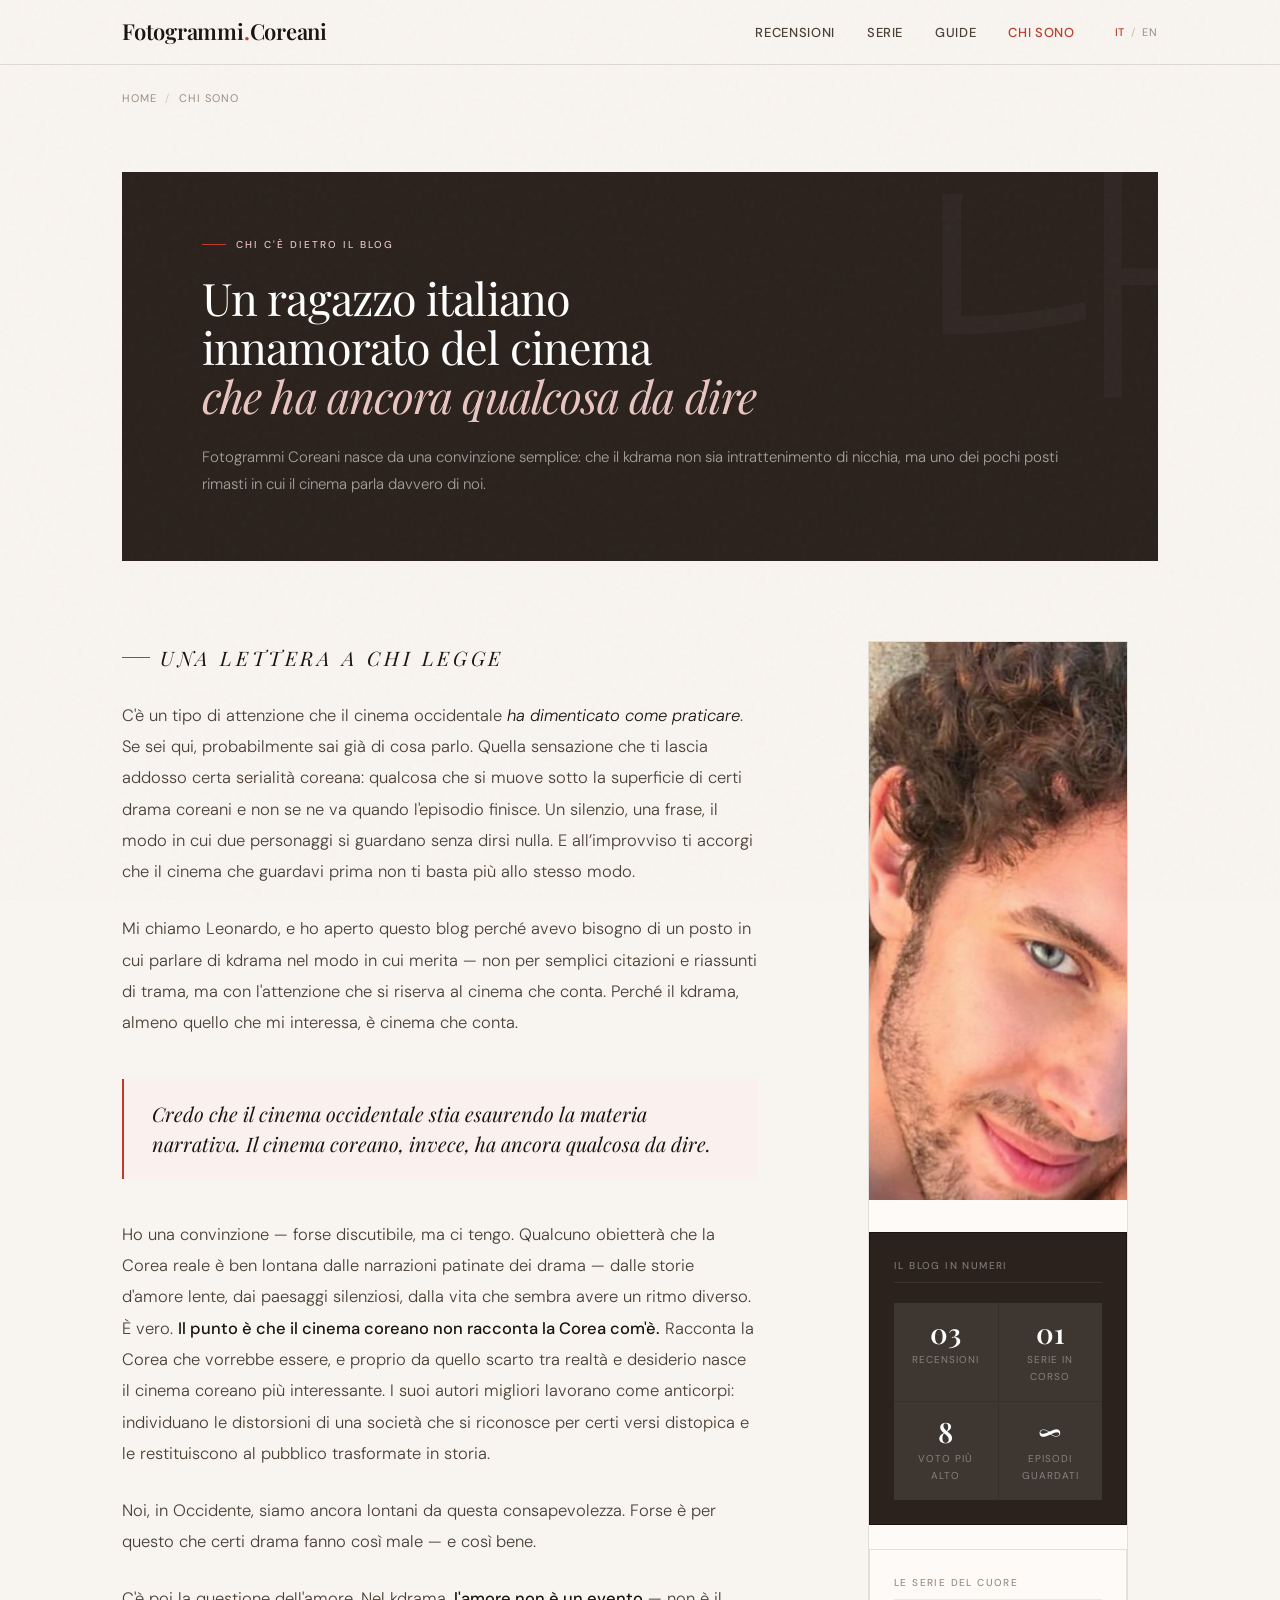
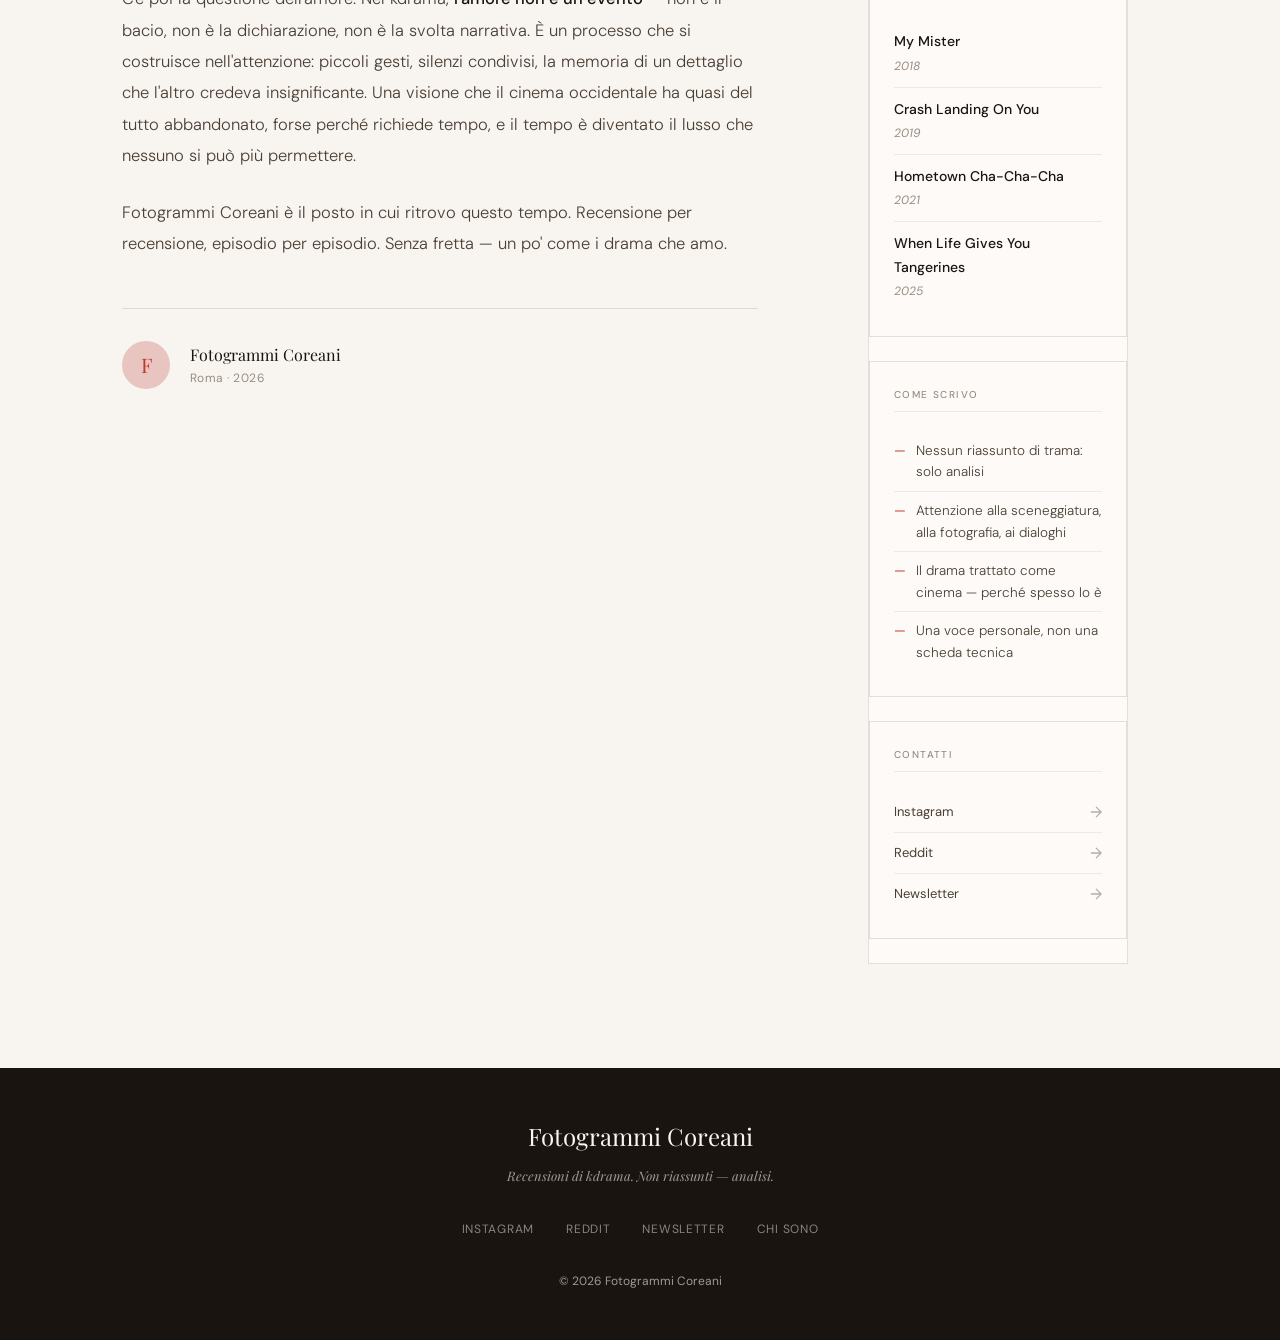
<file: chi-sono.html>
<!DOCTYPE html>
<html lang="it">
<head>
<meta charset="UTF-8">
<meta name="viewport" content="width=device-width, initial-scale=1.0">
<title>Chi sono · Fotogrammi Coreani</title>
<link rel="preconnect" href="https://fonts.googleapis.com">
<link href="https://fonts.googleapis.com/css2?family=Playfair+Display:ital,wght@0,400;0,600;1,400&family=DM+Sans:wght@300;400;500&display=swap" rel="stylesheet">
<style>
  :root {
    --ink: #1a1410;
    --ink-soft: #4a3f35;
    --ink-muted: #9a8e84;
    --paper: #f8f4ef;
    --paper-warm: #f0e9df;
    --paper-card: #fdfaf7;
    --accent: #c0392b;
    --accent-soft: #e8c5c0;
    --accent-faint: #faf0ee;
    --gold: #b8922a;
    --gold-faint: #f7f0e0;
    --border: rgba(26,20,16,0.12);
    --border-soft: rgba(26,20,16,0.07);
  }

  *, *::before, *::after { box-sizing: border-box; margin: 0; padding: 0; }
  html { scroll-behavior: smooth; }

  body {
    font-family: 'DM Sans', sans-serif;
    background: var(--paper);
    color: var(--ink);
    font-size: 16px;
    line-height: 1.7;
    -webkit-font-smoothing: antialiased;
  }

  body::before {
    content: '';
    position: fixed;
    inset: 0;
    background-image: url("data:image/svg+xml,%3Csvg viewBox='0 0 200 200' xmlns='http://www.w3.org/2000/svg'%3E%3Cfilter id='n'%3E%3CfeTurbulence type='fractalNoise' baseFrequency='0.85' numOctaves='4' stitchTiles='stitch'/%3E%3C/filter%3E%3Crect width='100%25' height='100%25' filter='url(%23n)' opacity='0.035'/%3E%3C/svg%3E");
    pointer-events: none;
    z-index: 999;
    opacity: 0.6;
  }

  /* ── HEADER ── */
  .site-header {
    border-bottom: 1px solid var(--border);
    background: var(--paper);
    position: sticky;
    top: 0;
    z-index: 100;
    backdrop-filter: blur(8px);
  }
  .header-inner {
    max-width: 1100px;
    margin: 0 auto;
    padding: 0 2rem;
    display: flex;
    align-items: center;
    justify-content: space-between;
    height: 64px;
  }
  .site-logo {
    font-family: 'Playfair Display', serif;
    font-size: 22px;
    font-weight: 600;
    color: var(--ink);
    text-decoration: none;
    letter-spacing: -0.01em;
  }
  .site-logo span { color: var(--accent); }
  .site-nav { display: flex; gap: 2rem; list-style: none; }
  .nav-wrapper {
  display: flex;
  align-items: center;
  gap: 2.5rem;
}

.lang-switch {
  display: flex;
  align-items: center;
  gap: 6px;
  font-size: 11px;
  letter-spacing: 0.08em;
  text-transform: uppercase;
}

.lang-switch a {
  color: var(--ink-muted);
  text-decoration: none;
  transition: color 0.2s;
}

.lang-switch a:hover {
  color: var(--accent);
}

.lang-switch .active-lang {
  color: var(--accent);
  font-weight: 500;
}

.lang-switch span {
  color: var(--ink-muted);
  opacity: 0.5;
}
  .site-nav a {
    font-size: 13px;
    font-weight: 500;
    color: var(--ink-soft);
    text-decoration: none;
    letter-spacing: 0.05em;
    text-transform: uppercase;
    transition: color 0.2s;
  }
  .site-nav a:hover { color: var(--accent); }
  .site-nav a.active { color: var(--accent); }

  /* ── BREADCRUMB ── */
  .breadcrumb {
    max-width: 1100px;
    margin: 0 auto;
    padding: 1.5rem 2rem 0;
    font-size: 11px;
    letter-spacing: 0.1em;
    text-transform: uppercase;
    color: var(--ink-muted);
    display: flex;
    gap: 8px;
    align-items: center;
  }
  .breadcrumb a { color: var(--ink-muted); text-decoration: none; }
  .breadcrumb a:hover { color: var(--accent); }
  .breadcrumb span { opacity: 0.4; }

  /* ── HERO CHI SONO ── */
  .about-hero {
    max-width: 1100px;
    margin: 4rem auto 0;
    padding: 0 2rem;
  }

  .about-hero-text {
    background: #2b221d;
    padding: 4rem 5rem;
    display: flex;
    flex-direction: column;
    justify-content: flex-end;
    position: relative;
    overflow: hidden;
  }

  .about-hero-text::before {
    content: '나';
    position: absolute;
    top: -0.1em;
    right: -0.05em;
    font-size: 16rem;
    color: rgba(255,255,255,0.03);
    line-height: 1;
    pointer-events: none;
    user-select: none;
  }

  .about-eyebrow {
    font-size: 10px;
    letter-spacing: 0.2em;
    text-transform: uppercase;
    color: var(--accent-soft);
    font-weight: 500;
    margin-bottom: 1.25rem;
    display: flex;
    align-items: center;
    gap: 10px;
    opacity: 0;
    animation: fadeUp 0.7s 0.1s ease forwards;
  }
  .about-eyebrow::before {
    content: '';
    display: inline-block;
    width: 24px;
    height: 1px;
    background: var(--accent);
  }

  .about-hero-title {
    font-family: 'Playfair Display', serif;
    font-size: clamp(2.2rem, 3.5vw, 3.2rem);
    font-weight: 400;
    line-height: 1.1;
    color: #fff;
    letter-spacing: -0.02em;
    margin-bottom: 1.5rem;
    opacity: 0;
    animation: fadeUp 0.7s 0.2s ease forwards;
  }

  .about-hero-title em {
    font-style: italic;
    color: var(--accent-soft);
  }

  .about-hero-intro {
    font-size: 15px;
    color: rgba(248,244,239,0.6);
    line-height: 1.75;
    font-weight: 300;
    opacity: 0;
    animation: fadeUp 0.7s 0.3s ease forwards;
  }

  /* ── CORPO ── */
  .about-body {
    max-width: 1100px;
    margin: 0 auto;
    padding: 5rem 2rem;
    display: grid;
    grid-template-columns: 1fr 320px;
    gap: 5rem;
    align-items: start;
  }

  /* lettera */
  .about-letter { }

  .letter-label {
    font-size: 10px;
    letter-spacing: 0.18em;
    text-transform: uppercase;
    color: var(--accent);
    font-weight: 500;
    display: flex;
    align-items: center;
    gap: 10px;
    margin-bottom: 2.5rem;
  }
  .letter-label::before {
    content: '';
    display: inline-block;
    width: 28px;
    height: 1px;
    background: var(--accent);
  }

  .about-letter p {
    font-size: 16.5px;
    line-height: 1.9;
    color: var(--ink-soft);
    font-weight: 300;
    margin-bottom: 1.6rem;
  }

  .about-letter p:first-of-type {
    font-family: 'Playfair Display', serif;
    font-size: 20px;
    font-style: italic;
    color: var(--ink);
    line-height: 1.65;
  }

  .about-letter em { font-style: italic; color: var(--ink); }

  .about-letter strong {
    font-weight: 500;
    color: var(--ink);
  }

  /* pull quote */
  .pull-quote {
    border-left: 2px solid var(--accent);
    padding: 1.25rem 1.75rem;
    margin: 2.5rem 0;
    background: var(--accent-faint);
  }
  .pull-quote p {
    font-family: 'Playfair Display', serif;
    font-style: italic;
    font-size: 20px !important;
    line-height: 1.5 !important;
    color: var(--ink) !important;
    margin-bottom: 0 !important;
  }

  /* firma */
  .about-firma {
    margin-top: 3rem;
    padding-top: 2rem;
    border-top: 1px solid var(--border);
    display: flex;
    align-items: center;
    gap: 1.25rem;
  }
  .firma-avatar {
    width: 48px;
    height: 48px;
    border-radius: 50%;
    background: var(--accent-soft);
    display: flex;
    align-items: center;
    justify-content: center;
    font-family: 'Playfair Display', serif;
    font-size: 20px;
    color: var(--accent);
    flex-shrink: 0;
  }
  .firma-text { }
  .firma-name {
    font-family: 'Playfair Display', serif;
    font-size: 16px;
    color: var(--ink);
  }
  .firma-sub {
    font-size: 12px;
    color: var(--ink-muted);
    letter-spacing: 0.04em;
  }

  /* ── SIDEBAR ── */
  .about-sidebar { }

  .sidebar-block {
    border: 1px solid var(--border);
    padding: 1.5rem;
    margin-bottom: 1.5rem;
    background: var(--paper-card);
  }

  .sidebar-block--dark {
    background: #2b221d;
    border-color: var(--ink);
  }

  .sidebar-title {
    font-size: 10px;
    letter-spacing: 0.14em;
    text-transform: uppercase;
    font-weight: 500;
    color: var(--ink-muted);
    margin-bottom: 1.25rem;
    padding-bottom: 8px;
    border-bottom: 1px solid var(--border-soft);
  }

  .sidebar-block--dark .sidebar-title {
    color: rgba(248,244,239,0.4);
    border-bottom-color: rgba(255,255,255,0.07);
  }

  /* serie del cuore */
  .heart-series-list { list-style: none; }
  .heart-series-item {
    padding: 10px 0;
    border-bottom: 1px solid var(--border-soft);
    display: flex;
    flex-direction: column;
    gap: 2px;
  }
  .heart-series-item:last-child { border-bottom: none; }
  .heart-series-title {
    font-size: 14px;
    font-weight: 500;
    color: var(--ink);
  }
  .heart-series-note {
    font-size: 12px;
    color: var(--ink-muted);
    font-style: italic;
  }

  /* numeri */
  .stat-grid {
    display: grid;
    grid-template-columns: 1fr 1fr;
    gap: 1px;
    background: rgba(255,255,255,0.06);
  }
  .stat-cell {
    padding: 1rem;
    background: rgba(255,255,255,0.03);
    text-align: center;
  }
  .stat-num {
    font-family: 'Playfair Display', serif;
    font-size: 28px;
    font-weight: 600;
    color: #fff;
    line-height: 1;
    margin-bottom: 4px;
  }
  .stat-label {
    font-size: 10px;
    letter-spacing: 0.1em;
    text-transform: uppercase;
    color: rgba(248,244,239,0.4);
  }

  /* filosofia */
  .philosophy-list { list-style: none; }
  .philosophy-item {
    font-size: 13.5px;
    line-height: 1.6;
    color: var(--ink-soft);
    font-weight: 300;
    padding: 8px 0;
    border-bottom: 1px solid var(--border-soft);
    display: flex;
    gap: 10px;
    align-items: flex-start;
  }
  .philosophy-item:last-child { border-bottom: none; }
  .philosophy-item::before {
    content: '—';
    color: var(--accent);
    flex-shrink: 0;
    font-weight: 400;
  }

  /* contatti */
  .contact-link {
    display: flex;
    align-items: center;
    justify-content: space-between;
    font-size: 13px;
    color: var(--ink-soft);
    text-decoration: none;
    padding: 9px 0;
    border-bottom: 1px solid var(--border-soft);
    transition: color 0.2s;
  }
  .contact-link:last-child { border-bottom: none; }
  .contact-link:hover { color: var(--accent); }
  .contact-link svg { width: 12px; height: 12px; opacity: 0.4; }

  /* ── FOOTER ── */
  .site-footer {
    background: var(--ink);
    color: rgba(248,244,239,0.6);
    padding: 3rem 2rem;
    text-align: center;
  }
  .footer-logo { font-family: 'Playfair Display', serif; font-size: 24px; color: var(--paper); margin-bottom: 0.5rem; }
  .footer-tagline { font-size: 13px; margin-bottom: 2rem; font-style: italic; font-family: 'Playfair Display', serif; }
  .footer-links { display: flex; justify-content: center; gap: 2rem; margin-bottom: 2rem; }
  .footer-links a { font-size: 12px; color: rgba(248,244,239,0.5); text-decoration: none; letter-spacing: 0.06em; text-transform: uppercase; }
  .footer-links a:hover { color: var(--paper); }
  .footer-copy { font-size: 12px; }

  @keyframes fadeUp {
    from { opacity: 0; transform: translateY(16px); }
    to   { opacity: 1; transform: translateY(0); }
  }

  @media (max-width: 900px) {
    .about-hero-text { padding: 2.5rem 2rem; }
    .about-body { grid-template-columns: 1fr; gap: 3rem; }
  }
  @media (max-width: 600px) {
    .site-nav { display: none; }
  }
</style>
</head>
<body>

<!-- ═══ HEADER ═══ -->
<header class="site-header">
  <div class="header-inner">
    <a href="index.html" class="site-logo">Fotogrammi<span>.</span>Coreani</a>
<nav class="nav-wrapper">
  <ul class="site-nav">
    <li><a href="index.html#recensioni">Recensioni</a></li>
    <li><a href="#">Serie</a></li>
    <li><a href="#">Guide</a></li>
    <li><a href="chi-sono.html" class="active">Chi sono</a></li>
  </ul>

  <div class="lang-switch">
    <a href="chi-sono.html" class="active-lang">IT</a>
    <span>/</span>
    <a href="en/chi-sono-en.html">EN</a>
  </div>
</nav>
  </div>
</header>

<!-- ═══ BREADCRUMB ═══ -->
<div class="breadcrumb">
  <a href="index.html">Home</a>
  <span>/</span>
  Chi sono
</div>

<!-- ═══ HERO ═══ -->
<section class="about-hero">

  <div class="about-hero-text">
    <p class="about-eyebrow">Chi c'è dietro il blog</p>
    <h1 class="about-hero-title">Un ragazzo italiano<br>innamorato del cinema<br><em>che ha ancora qualcosa da dire</em></h1>
    <p class="about-hero-intro">Fotogrammi Coreani nasce da una convinzione semplice: che il kdrama non sia intrattenimento di nicchia, ma uno dei pochi posti rimasti in cui il cinema parla davvero di noi.</p>
  </div>

</section>

<!-- ═══ CORPO ═══ -->
<div class="about-body">

  <!-- LETTERA -->
  <div class="about-letter">
    <p class="letter-label">Una lettera a chi legge</p>

    <p>C'è un tipo di attenzione che il cinema occidentale <em>ha dimenticato come praticare</em>. Se sei qui, probabilmente sai già di cosa parlo. Quella sensazione che ti lascia addosso certa serialità coreana: qualcosa che si muove sotto la superficie di certi drama coreani e non se ne va quando l'episodio finisce. Un silenzio, una frase, il modo in cui due personaggi si guardano senza dirsi nulla. E all’improvviso ti accorgi che il cinema che guardavi prima non ti basta più allo stesso modo.</p>

    <p>Mi chiamo Leonardo, e ho aperto questo blog perché avevo bisogno di un posto in cui parlare di kdrama nel modo in cui merita — non per semplici citazioni e riassunti di trama, ma con l'attenzione che si riserva al cinema che conta. Perché il kdrama, almeno quello che mi interessa, è cinema che conta.</p>

    <div class="pull-quote">
      <p>Credo che il cinema occidentale stia esaurendo la materia narrativa. Il cinema coreano, invece, ha ancora qualcosa da dire.</p>
    </div>

    <p><p>Ho una convinzione — forse discutibile, ma ci tengo. Qualcuno obietterà che la Corea reale è ben lontana dalle narrazioni patinate dei drama — dalle storie d'amore lente, dai paesaggi silenziosi, dalla vita che sembra avere un ritmo diverso. È vero. <strong>Il punto è che il cinema coreano non racconta la Corea com'è.</strong> Racconta la Corea che vorrebbe essere, e proprio da quello scarto tra realtà e desiderio nasce il cinema coreano più interessante. I suoi autori migliori lavorano come anticorpi: individuano le distorsioni di una società che si riconosce per certi versi distopica e le restituiscono al pubblico trasformate in storia.</p>

    <p>Noi, in Occidente, siamo ancora lontani da questa consapevolezza. Forse è per questo che certi drama fanno così male — e così bene.</p>

    <p>C'è poi la questione dell'amore. Nel kdrama, <strong>l'amore non è un evento</strong> — non è il bacio, non è la dichiarazione, non è la svolta narrativa. È un processo che si costruisce nell'attenzione: piccoli gesti, silenzi condivisi, la memoria di un dettaglio che l'altro credeva insignificante. Una visione che il cinema occidentale ha quasi del tutto abbandonato, forse perché richiede tempo, e il tempo è diventato il lusso che nessuno si può più permettere.</p>

    <p>Fotogrammi Coreani è il posto in cui ritrovo questo tempo. Recensione per recensione, episodio per episodio. Senza fretta — un po' come i drama che amo.</p>

    <div class="about-firma">
      <div class="firma-avatar">F</div>
      <div class="firma-text">
        <div class="firma-name">Fotogrammi Coreani</div>
        <div class="firma-sub">Roma · 2026</div>
      </div>
    </div>
  </div>

  <!-- SIDEBAR -->
  <aside class="about-sidebar">

<div class="sidebar-block" style="padding: 0; overflow: hidden; max-width: 260px; margin: 0 auto 1.5rem;">
  <img 
    src="images/myself.jpeg" 
    alt="Fotogrammi Coreani"
    style="
      width: 100%;
      height: auto;
      display: block;
    "
  >

  <div style="padding: 1rem 1.25rem;">
    <p style="font-size:11px; letter-spacing:0.1em; text-transform:uppercase; color:var(--ink-muted);">
</div>

    <div class="sidebar-block sidebar-block--dark">
      <div class="sidebar-title">Il blog in numeri</div>
      <div class="stat-grid">
        <div class="stat-cell">
          <div class="stat-num">03</div>
          <div class="stat-label">Recensioni</div>
        </div>
        <div class="stat-cell">
          <div class="stat-num">01</div>
          <div class="stat-label">Serie in corso</div>
        </div>
        <div class="stat-cell">
          <div class="stat-num">8</div>
          <div class="stat-label">Voto più alto</div>
        </div>
        <div class="stat-cell">
          <div class="stat-num">∞</div>
          <div class="stat-label">Episodi guardati</div>
        </div>
      </div>
    </div>

    <div class="sidebar-block">
      <div class="sidebar-title">Le serie del cuore</div>
      <ul class="heart-series-list">
        <li class="heart-series-item">
          <span class="heart-series-title">My Mister</span>
          <span class="heart-series-note">2018</span>
        </li>
        <li class="heart-series-item">
          <span class="heart-series-title">Crash Landing On You</span>
          <span class="heart-series-note">2019</span>
        </li>
        <li class="heart-series-item">
          <span class="heart-series-title">Hometown Cha-Cha-Cha</span>
          <span class="heart-series-note">2021</span>
        </li>
        <li class="heart-series-item">
          <span class="heart-series-title">When Life Gives You Tangerines</span>
          <span class="heart-series-note">2025</span>
        </li>
      </ul>
    </div>

    <div class="sidebar-block">
      <div class="sidebar-title">Come scrivo</div>
      <ul class="philosophy-list">
        <li class="philosophy-item">Nessun riassunto di trama: solo analisi</li>
        <li class="philosophy-item">Attenzione alla sceneggiatura, alla fotografia, ai dialoghi</li>
        <li class="philosophy-item">Il drama trattato come cinema — perché spesso lo è</li>
        <li class="philosophy-item">Una voce personale, non una scheda tecnica</li>
      </ul>
    </div>

    <div class="sidebar-block">
      <div class="sidebar-title">Contatti</div>
      <a href="#" class="contact-link">
        Instagram
        <svg viewBox="0 0 14 14" fill="none" stroke="currentColor" stroke-width="1.5"><path d="M1 7h12M7 1l6 6-6 6"/></svg>
      </a>
      <a href="#" class="contact-link">
        Reddit
        <svg viewBox="0 0 14 14" fill="none" stroke="currentColor" stroke-width="1.5"><path d="M1 7h12M7 1l6 6-6 6"/></svg>
      </a>
      <a href="#" class="contact-link">
        Newsletter
        <svg viewBox="0 0 14 14" fill="none" stroke="currentColor" stroke-width="1.5"><path d="M1 7h12M7 1l6 6-6 6"/></svg>
      </a>
    </div>

  </aside>

</div>

<!-- ═══ FOOTER ═══ -->
<footer class="site-footer">
  <div class="footer-logo">Fotogrammi Coreani</div>
  <p class="footer-tagline">Recensioni di kdrama. Non riassunti — analisi.</p>
  <div class="footer-links">
    <a href="#">Instagram</a>
    <a href="#">Reddit</a>
    <a href="#">Newsletter</a>
    <a href="chi-sono.html">Chi sono</a>
  </div>
  <p class="footer-copy">© 2026 Fotogrammi Coreani</p>
</footer>

</body>
</html>
</file>
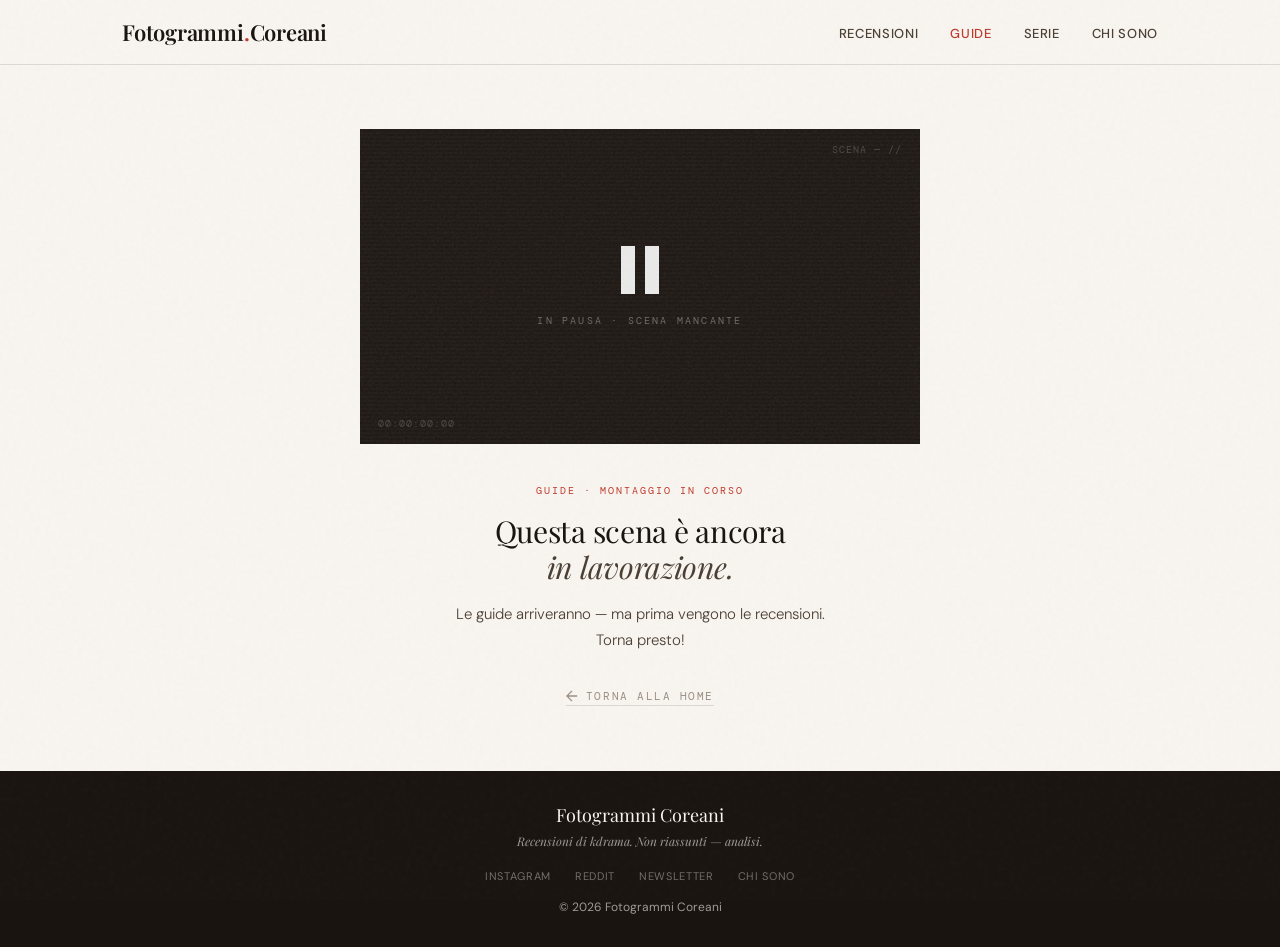
<file: guide.html>
<!DOCTYPE html>
<html lang="it">
<head>
<meta charset="UTF-8">
<meta name="viewport" content="width=device-width, initial-scale=1.0">
<title>Guide · Fotogrammi Coreani</title>
<link rel="preconnect" href="https://fonts.googleapis.com">
<link href="https://fonts.googleapis.com/css2?family=Playfair+Display:ital,wght@0,400;0,600;1,400&family=DM+Sans:wght@300;400;500&family=DM+Mono:wght@400&display=swap" rel="stylesheet">
<style>
  :root {
    --ink: #1a1410;
    --ink-soft: #4a3f35;
    --ink-muted: #9a8e84;
    --paper: #f8f4ef;
    --accent: #c0392b;
    --accent-soft: #e8c5c0;
    --border: rgba(26,20,16,0.12);
  }

  *, *::before, *::after { box-sizing: border-box; margin: 0; padding: 0; }
  html { scroll-behavior: smooth; }

  body {
    font-family: 'DM Sans', sans-serif;
    background: var(--paper);
    color: var(--ink);
    -webkit-font-smoothing: antialiased;
    min-height: 100vh;
    display: flex;
    flex-direction: column;
  }

  body::before {
    content: '';
    position: fixed;
    inset: 0;
    background-image: url("data:image/svg+xml,%3Csvg viewBox='0 0 200 200' xmlns='http://www.w3.org/2000/svg'%3E%3Cfilter id='n'%3E%3CfeTurbulence type='fractalNoise' baseFrequency='0.85' numOctaves='4' stitchTiles='stitch'/%3E%3C/filter%3E%3Crect width='100%25' height='100%25' filter='url(%23n)' opacity='0.035'/%3E%3C/svg%3E");
    pointer-events: none;
    z-index: 999;
    opacity: 0.6;
  }

  /* ── HEADER ── */
  .site-header {
    border-bottom: 1px solid var(--border);
    background: var(--paper);
    position: sticky;
    top: 0;
    z-index: 100;
    backdrop-filter: blur(8px);
  }
  .header-inner {
    max-width: 1100px;
    margin: 0 auto;
    padding: 0 2rem;
    display: flex;
    align-items: center;
    justify-content: space-between;
    height: 64px;
  }
  .site-logo {
    font-family: 'Playfair Display', serif;
    font-size: 22px;
    font-weight: 600;
    color: var(--ink);
    text-decoration: none;
    letter-spacing: -0.01em;
  }
  .site-logo span { color: var(--accent); }
  .site-nav { display: flex; gap: 2rem; list-style: none; }
  .site-nav a {
    font-size: 13px;
    font-weight: 500;
    color: var(--ink-soft);
    text-decoration: none;
    letter-spacing: 0.05em;
    text-transform: uppercase;
    transition: color 0.2s;
  }
  .site-nav a:hover { color: var(--accent); }
  .site-nav a.active { color: var(--accent); }

  /* ── MAIN ── */
  main {
    flex: 1;
    display: flex;
    align-items: center;
    justify-content: center;
    padding: 4rem 2rem;
  }

  .wip-wrap {
    max-width: 560px;
    width: 100%;
    text-align: center;
  }

  /* schermo */
  .screen {
    background: var(--ink);
    aspect-ratio: 16/9;
    width: 100%;
    display: flex;
    flex-direction: column;
    align-items: center;
    justify-content: center;
    position: relative;
    overflow: hidden;
    margin-bottom: 2.5rem;
  }

  /* grana sul nero */
  .screen::before {
    content: '';
    position: absolute;
    inset: 0;
    background-image: url("data:image/svg+xml,%3Csvg viewBox='0 0 200 200' xmlns='http://www.w3.org/2000/svg'%3E%3Cfilter id='n'%3E%3CfeTurbulence type='fractalNoise' baseFrequency='0.75' numOctaves='4' stitchTiles='stitch'/%3E%3C/filter%3E%3Crect width='100%25' height='100%25' filter='url(%23n)' opacity='0.08'/%3E%3C/svg%3E");
    pointer-events: none;
  }

  /* linee di scansione sottili */
  .screen::after {
    content: '';
    position: absolute;
    inset: 0;
    background: repeating-linear-gradient(
      0deg,
      transparent,
      transparent 2px,
      rgba(255,255,255,0.015) 2px,
      rgba(255,255,255,0.015) 4px
    );
    pointer-events: none;
  }

  .screen-inner {
    position: relative;
    z-index: 1;
    display: flex;
    flex-direction: column;
    align-items: center;
    gap: 1.25rem;
  }

  .pause-icon {
    display: flex;
    gap: 10px;
    align-items: center;
  }
  .pause-bar {
    width: 14px;
    height: 48px;
    background: #fff;
    opacity: 0.9;
    animation: breathe 2.8s ease-in-out infinite;
  }
  .pause-bar:nth-child(2) { animation-delay: 0.15s; }

  @keyframes breathe {
    0%, 100% { opacity: 0.9; }
    50%       { opacity: 0.4; }
  }

  .screen-label {
    font-family: 'DM Mono', monospace;
    font-size: 10px;
    letter-spacing: 0.22em;
    text-transform: uppercase;
    color: rgba(255,255,255,0.35);
  }

  /* timecode in basso a sinistra */
  .timecode {
    position: absolute;
    bottom: 14px;
    left: 18px;
    font-family: 'DM Mono', monospace;
    font-size: 10px;
    letter-spacing: 0.1em;
    color: rgba(255,255,255,0.2);
    z-index: 1;
  }

  /* numero scena in alto a destra */
  .scene-num {
    position: absolute;
    top: 14px;
    right: 18px;
    font-family: 'DM Mono', monospace;
    font-size: 10px;
    letter-spacing: 0.1em;
    color: rgba(255,255,255,0.2);
    z-index: 1;
  }

  /* testo sotto */
  .wip-kicker {
    font-family: 'DM Mono', monospace;
    font-size: 10px;
    letter-spacing: 0.2em;
    text-transform: uppercase;
    color: var(--accent);
    margin-bottom: 1rem;
  }

  .wip-title {
    font-family: 'Playfair Display', serif;
    font-size: clamp(22px, 4vw, 30px);
    font-weight: 400;
    line-height: 1.2;
    color: var(--ink);
    margin-bottom: 1rem;
    letter-spacing: -0.01em;
  }

  .wip-title em {
    font-style: italic;
    color: var(--ink-soft);
  }

  .wip-body {
    font-size: 15px;
    line-height: 1.75;
    color: var(--ink-soft);
    font-weight: 300;
    margin-bottom: 2rem;
  }

  .wip-back {
    display: inline-flex;
    align-items: center;
    gap: 8px;
    font-family: 'DM Mono', monospace;
    font-size: 11px;
    letter-spacing: 0.14em;
    text-transform: uppercase;
    color: var(--ink-muted);
    text-decoration: none;
    border-bottom: 1px solid var(--border);
    padding-bottom: 2px;
    transition: color 0.2s, border-color 0.2s;
  }
  .wip-back:hover { color: var(--accent); border-color: var(--accent); }
  .wip-back svg { width: 12px; height: 12px; }

  /* ── FOOTER ── */
  .site-footer {
    background: var(--ink);
    color: rgba(248,244,239,0.6);
    padding: 2rem;
    text-align: center;
    font-size: 12px;
  }
  .footer-logo {
    font-family: 'Playfair Display', serif;
    font-size: 18px;
    color: #f8f4ef;
    margin-bottom: 0.4rem;
  }
  .footer-tagline {
    font-size: 12px;
    font-style: italic;
    font-family: 'Playfair Display', serif;
    margin-bottom: 1.25rem;
  }
  .footer-links { display: flex; justify-content: center; gap: 1.5rem; margin-bottom: 1rem; }
  .footer-links a {
    font-size: 11px;
    color: rgba(248,244,239,0.4);
    text-decoration: none;
    letter-spacing: 0.06em;
    text-transform: uppercase;
    transition: color 0.2s;
  }
  .footer-links a:hover { color: #f8f4ef; }

  @media (max-width: 600px) {
    .site-nav { display: none; }
  }
</style>
</head>
<body>

<!-- ═══ HEADER ═══ -->
<header class="site-header">
  <div class="header-inner">
    <a href="index.html" class="site-logo">Fotogrammi<span>.</span>Coreani</a>
    <nav>
      <ul class="site-nav">
        <li><a href="index.html#recensioni">Recensioni</a></li>
        <li><a href="guide.html" class="active">Guide</a></li>
        <li><a href="#">Serie</a></li>
        <li><a href="chi-sono.html">Chi sono</a></li>
      </ul>
    </nav>
  </div>
</header>

<!-- ═══ MAIN ═══ -->
<main>
  <div class="wip-wrap">

    <div class="screen">
      <div class="timecode">00:00:00:00</div>
      <div class="scene-num">SCENA — //</div>
      <div class="screen-inner">
        <div class="pause-icon">
          <div class="pause-bar"></div>
          <div class="pause-bar"></div>
        </div>
        <div class="screen-label">In pausa · Scena mancante</div>
      </div>
    </div>

    <p class="wip-kicker">Guide · Montaggio in corso</p>

    <h1 class="wip-title">
      Questa scena è ancora<br>
      <em>in lavorazione.</em>
    </h1>

    <p class="wip-body">
      Le guide arriveranno — ma prima vengono le recensioni.<br>
      Torna presto!
    </p>

    <a href="index.html" class="wip-back">
      <svg viewBox="0 0 14 14" fill="none" stroke="currentColor" stroke-width="1.5">
        <path d="M13 7H1M7 13 1 7l6-6"/>
      </svg>
      Torna alla home
    </a>

  </div>
</main>

<!-- ═══ FOOTER ═══ -->
<footer class="site-footer">
  <div class="footer-logo">Fotogrammi Coreani</div>
  <p class="footer-tagline">Recensioni di kdrama. Non riassunti — analisi.</p>
  <div class="footer-links">
    <a href="#">Instagram</a>
    <a href="#">Reddit</a>
    <a href="#">Newsletter</a>
    <a href="chi-sono.html">Chi sono</a>
  </div>
  <p>© 2026 Fotogrammi Coreani</p>
</footer>

</body>
</html>
</file>
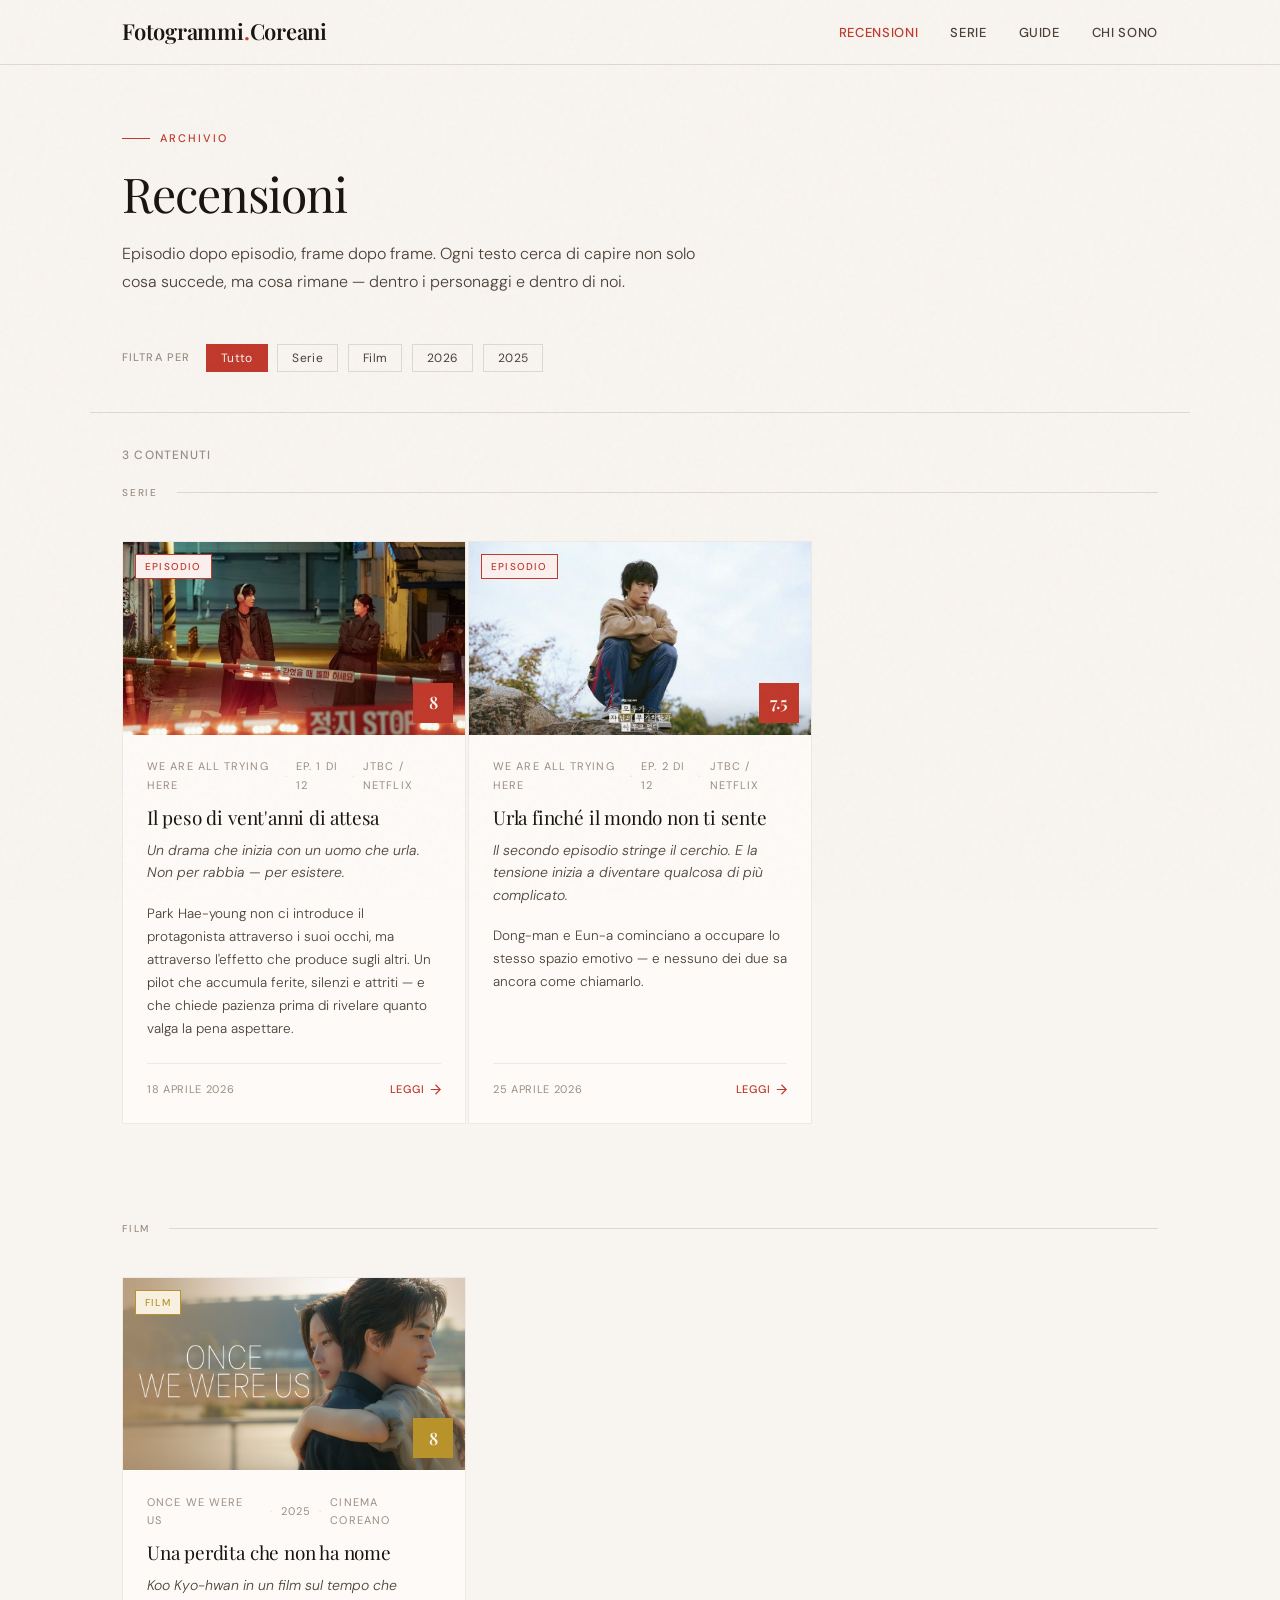
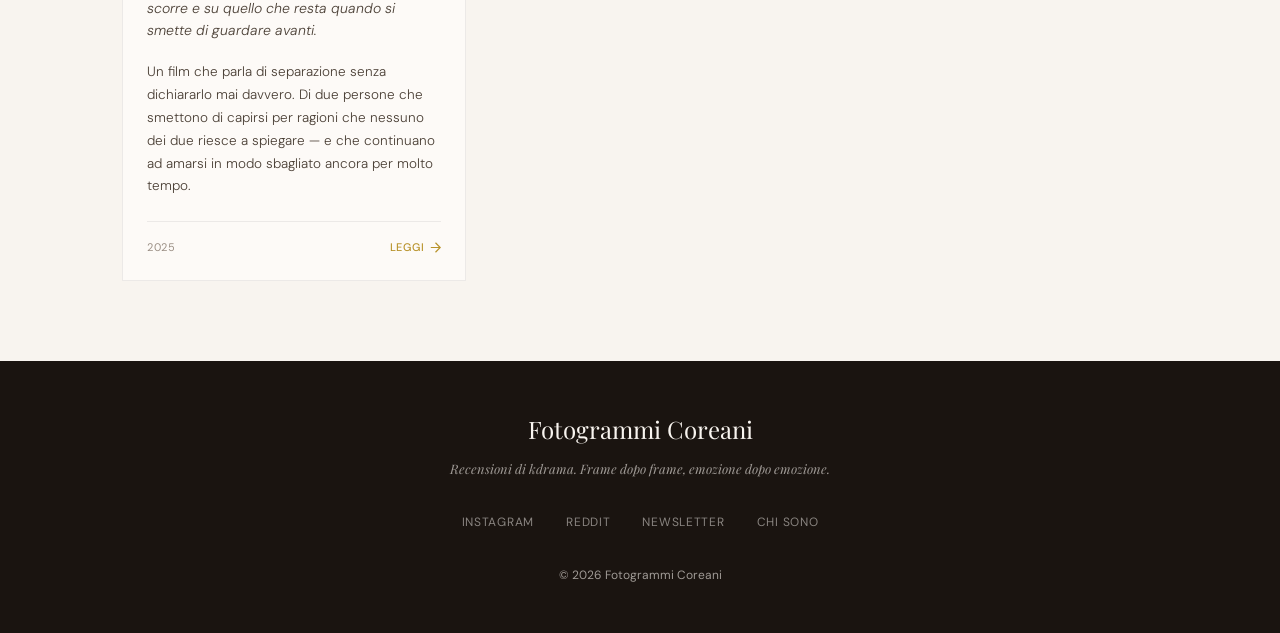
<file: recensioni.html>
<!DOCTYPE html>
<html lang="it">
<head>
<meta charset="UTF-8">
<meta name="viewport" content="width=device-width, initial-scale=1.0">
<title>Recensioni · Fotogrammi Coreani</title>
<link rel="preconnect" href="https://fonts.googleapis.com">
<link href="https://fonts.googleapis.com/css2?family=Playfair+Display:ital,wght@0,400;0,600;1,400&family=DM+Sans:wght@300;400;500&family=DM+Serif+Display:ital@0;1&display=swap" rel="stylesheet">
<style>
  :root {
    --ink: #1a1410;
    --ink-soft: #4a3f35;
    --ink-muted: #9a8e84;
    --paper: #f8f4ef;
    --paper-warm: #f0e9df;
    --paper-card: #fdfaf7;
    --accent: #c0392b;
    --accent-soft: #e8c5c0;
    --accent-faint: #faf0ee;
    --gold: #b8922a;
    --gold-faint: #f7f0e0;
    --border: rgba(26,20,16,0.12);
    --border-soft: rgba(26,20,16,0.07);
  }

  *, *::before, *::after { box-sizing: border-box; margin: 0; padding: 0; }
  html { scroll-behavior: smooth; }

  body {
    font-family: 'DM Sans', sans-serif;
    background: var(--paper);
    color: var(--ink);
    font-size: 16px;
    line-height: 1.7;
    -webkit-font-smoothing: antialiased;
  }

  body::before {
    content: '';
    position: fixed;
    inset: 0;
    background-image: url("data:image/svg+xml,%3Csvg viewBox='0 0 200 200' xmlns='http://www.w3.org/2000/svg'%3E%3Cfilter id='n'%3E%3CfeTurbulence type='fractalNoise' baseFrequency='0.85' numOctaves='4' stitchTiles='stitch'/%3E%3C/filter%3E%3Crect width='100%25' height='100%25' filter='url(%23n)' opacity='0.035'/%3E%3C/svg%3E");
    pointer-events: none;
    z-index: 999;
    opacity: 0.6;
  }

  /* ── HEADER ── */
  .site-header {
    border-bottom: 1px solid var(--border);
    background: var(--paper);
    position: sticky;
    top: 0;
    z-index: 100;
    backdrop-filter: blur(8px);
  }

  .header-inner {
    max-width: 1100px;
    margin: 0 auto;
    padding: 0 2rem;
    display: flex;
    align-items: center;
    justify-content: space-between;
    height: 64px;
  }

  .site-logo {
    font-family: 'Playfair Display', serif;
    font-size: 22px;
    font-weight: 600;
    color: var(--ink);
    text-decoration: none;
    letter-spacing: -0.01em;
  }

  .site-logo span { color: var(--accent); }

  .site-nav { display: flex; gap: 2rem; list-style: none; }

  .site-nav a {
    font-size: 13px;
    font-weight: 500;
    color: var(--ink-soft);
    text-decoration: none;
    letter-spacing: 0.05em;
    text-transform: uppercase;
    transition: color 0.2s;
  }

  .site-nav a:hover,
  .site-nav a.active { color: var(--accent); }

  /* ── PAGE HEADER ── */
  .page-header {
    max-width: 1100px;
    margin: 0 auto;
    padding: 4rem 2rem 0;
    animation: fadeUp 0.6s ease both;
  }

  .page-label {
    font-size: 11px;
    letter-spacing: 0.18em;
    text-transform: uppercase;
    color: var(--accent);
    font-weight: 500;
    display: flex;
    align-items: center;
    gap: 10px;
    margin-bottom: 1.2rem;
  }

  .page-label::before {
    content: '';
    display: inline-block;
    width: 28px;
    height: 1px;
    background: var(--accent);
  }

  .page-title {
    font-family: 'Playfair Display', serif;
    font-size: clamp(2rem, 4vw, 3rem);
    font-weight: 400;
    line-height: 1.12;
    color: var(--ink);
    letter-spacing: -0.02em;
    margin-bottom: 1.2rem;
  }

  .page-desc {
    font-size: 16px;
    line-height: 1.75;
    color: var(--ink-soft);
    font-weight: 300;
    max-width: 600px;
    margin-bottom: 3rem;
  }

  /* ── FILTERS ── */
  .filters-bar {
    max-width: 1100px;
    margin: 0 auto;
    padding: 0 2rem 2.5rem;
    display: flex;
    align-items: center;
    gap: 0.6rem;
    flex-wrap: wrap;
    border-bottom: 1px solid var(--border);
    animation: fadeUp 0.6s 0.1s ease both;
  }

  .filter-label {
    font-size: 11px;
    letter-spacing: 0.1em;
    text-transform: uppercase;
    color: var(--ink-muted);
    font-weight: 500;
    margin-right: 0.4rem;
  }

  .filter-pill {
    font-size: 12px;
    border: 1px solid var(--border);
    padding: 5px 14px;
    color: var(--ink-soft);
    background: transparent;
    cursor: pointer;
    transition: background 0.15s, color 0.15s, border-color 0.15s;
    font-family: 'DM Sans', sans-serif;
    letter-spacing: 0.03em;
  }

  .filter-pill:hover { background: var(--ink); color: var(--paper); border-color: var(--ink); }
  .filter-pill.active { background: var(--accent); color: var(--paper); border-color: var(--accent); }

  /* ── COUNT ── */
  .results-count {
    max-width: 1100px;
    margin: 0 auto;
    padding: 2rem 2rem 1.2rem;
    font-size: 12px;
    letter-spacing: 0.1em;
    text-transform: uppercase;
    color: var(--ink-muted);
    font-weight: 500;
  }

  /* ── CARDS GRID ── */
  .cards-grid {
    max-width: 1100px;
    margin: 0 auto;
    padding: 0 2rem 5rem;
    display: grid;
    grid-template-columns: repeat(3, 1fr);
    gap: 2px;
  }

  /* ── REVIEW CARD ── */
  .review-card {
    background: var(--paper-card);
    border: 1px solid var(--border-soft);
    text-decoration: none;
    color: inherit;
    display: flex;
    flex-direction: column;
    transition: border-color 0.2s, box-shadow 0.2s;
    animation: fadeUp 0.55s ease both;
    position: relative;
    overflow: hidden;
  }

  .review-card:hover {
    border-color: var(--border);
    box-shadow: 0 4px 24px rgba(26,20,16,0.08);
    z-index: 1;
  }

  .review-card:nth-child(1) { animation-delay: 0.15s; }
  .review-card:nth-child(2) { animation-delay: 0.22s; }
  .review-card:nth-child(3) { animation-delay: 0.29s; }

  /* top accent line — colored by type */
  .review-card::before {
    content: '';
    position: absolute;
    top: 0; left: 0; right: 0;
    height: 3px;
  }

  .review-card[data-type="serie"]::before  { background: var(--accent); }
  .review-card[data-type="film"]::before   { background: var(--gold); }

  /* thumbnail area */
  .card-thumb {
    .card-thumb-img {
  width: 100%;
  height: 100%;
  object-fit: cover;
  display: block;
}
    aspect-ratio: 16/9;
    background: var(--paper-warm);
    display: flex;
    align-items: center;
    justify-content: center;
    overflow: hidden;
    flex-shrink: 0;
    position: relative;
  }

  .card-thumb-placeholder {
    display: flex;
    flex-direction: column;
    align-items: center;
    gap: 10px;
    padding: 2rem;
    text-align: center;
  }

  .card-thumb-serie {
    font-family: 'Playfair Display', serif;
    font-size: 28px;
    font-weight: 600;
    color: var(--ink);
    opacity: 0.15;
    line-height: 1;
    font-style: italic;
  }

  /* type badge */
  .card-badge {
    position: absolute;
    top: 12px;
    left: 12px;
    font-size: 10px;
    letter-spacing: 0.12em;
    text-transform: uppercase;
    font-weight: 500;
    padding: 3px 9px;
    border: 1px solid;
  }

  .review-card[data-type="serie"] .card-badge {
    color: var(--accent);
    border-color: var(--accent);
    background: var(--accent-faint);
  }

  .review-card[data-type="film"] .card-badge {
    color: var(--gold);
    border-color: var(--gold);
    background: var(--gold-faint);
  }

  /* score badge */
  .card-score {
    position: absolute;
    bottom: 12px;
    right: 12px;
    width: 40px;
    height: 40px;
    display: flex;
    align-items: center;
    justify-content: center;
    font-family: 'Playfair Display', serif;
    font-size: 17px;
    font-weight: 600;
    color: var(--paper);
  }

  .review-card[data-type="serie"] .card-score { background: var(--accent); }
  .review-card[data-type="film"]  .card-score { background: var(--gold); }

  /* card body */
  .card-body {
    padding: 1.4rem 1.5rem 1.5rem;
    display: flex;
    flex-direction: column;
    flex: 1;
  }

  .card-meta {
    font-size: 11px;
    letter-spacing: 0.1em;
    text-transform: uppercase;
    color: var(--ink-muted);
    margin-bottom: 0.7rem;
    display: flex;
    align-items: center;
    gap: 8px;
  }

  .card-meta-sep { opacity: 0.35; }

  .card-title {
    font-family: 'Playfair Display', serif;
    font-size: 19px;
    font-weight: 400;
    line-height: 1.25;
    color: var(--ink);
    letter-spacing: -0.01em;
    margin-bottom: 0.6rem;
    transition: color 0.2s;
  }

  .review-card:hover .card-title { color: var(--accent); }
  .review-card[data-type="film"]:hover .card-title { color: var(--gold); }

  .card-subtitle {
    font-size: 14px;
    line-height: 1.6;
    color: var(--ink-soft);
    font-weight: 300;
    font-style: italic;
    margin-bottom: 1.2rem;
  }

  .card-excerpt {
    font-size: 13.5px;
    line-height: 1.7;
    color: var(--ink-soft);
    font-weight: 300;
    flex: 1;
    margin-bottom: 1.4rem;
  }

  .card-footer {
    display: flex;
    align-items: center;
    justify-content: space-between;
    padding-top: 1rem;
    border-top: 1px solid var(--border-soft);
  }

  .card-date {
    font-size: 11px;
    letter-spacing: 0.06em;
    text-transform: uppercase;
    color: var(--ink-muted);
  }

  .card-cta {
    font-size: 11px;
    letter-spacing: 0.08em;
    text-transform: uppercase;
    font-weight: 500;
    display: flex;
    align-items: center;
    gap: 5px;
    transition: gap 0.2s;
  }

  .review-card[data-type="serie"] .card-cta { color: var(--accent); }
  .review-card[data-type="film"]  .card-cta { color: var(--gold); }
  .review-card:hover .card-cta { gap: 9px; }

  .card-cta svg {
    width: 11px;
    height: 11px;
  }

  /* ── DIVIDER ── */
  .section-sep {
    max-width: 1100px;
    margin: 0 auto 2.5rem;
    padding: 0 2rem;
    display: flex;
    align-items: center;
    gap: 1.2rem;
  }

  .section-sep-label {
    font-size: 10px;
    letter-spacing: 0.18em;
    text-transform: uppercase;
    color: var(--ink-muted);
    font-weight: 500;
    white-space: nowrap;
  }

  .section-sep-line {
    flex: 1;
    height: 1px;
    background: var(--border);
  }

  /* ── FEATURED (first card wide) ── */
  .cards-grid.has-featured .review-card:first-child {
    grid-column: 1 / -1;
    flex-direction: row;
  }

  .cards-grid.has-featured .review-card:first-child .card-thumb {
    width: 340px;
    flex-shrink: 0;
    aspect-ratio: auto;
  }

  /* ── FOOTER ── */
  .site-footer {
    background: var(--ink);
    color: rgba(248,244,239,0.6);
    padding: 3rem 2rem;
    text-align: center;
  }

  .footer-logo { font-family: 'Playfair Display', serif; font-size: 24px; color: var(--paper); margin-bottom: 0.5rem; }
  .footer-tagline { font-size: 13px; margin-bottom: 2rem; font-style: italic; font-family: 'Playfair Display', serif; }
  .footer-links { display: flex; justify-content: center; gap: 2rem; margin-bottom: 2rem; }
  .footer-links a { font-size: 12px; color: rgba(248,244,239,0.5); text-decoration: none; letter-spacing: 0.06em; text-transform: uppercase; }
  .footer-links a:hover { color: var(--paper); }
  .footer-copy { font-size: 12px; }

  /* ── ANIMATIONS ── */
  @keyframes fadeUp {
    from { opacity: 0; transform: translateY(18px); }
    to   { opacity: 1; transform: translateY(0); }
  }

  /* ── RESPONSIVE ── */
  @media (max-width: 900px) {
    .cards-grid { grid-template-columns: 1fr 1fr; }
    .cards-grid.has-featured .review-card:first-child { flex-direction: column; }
    .cards-grid.has-featured .review-card:first-child .card-thumb { width: 100%; aspect-ratio: 16/9; }
  }

  @media (max-width: 600px) {
    .cards-grid { grid-template-columns: 1fr; }
    .site-nav { display: none; }
  }
</style>
</head>
<body>

<!-- ═══ HEADER ═══ -->
<header class="site-header">
  <div class="header-inner">
    <a href="index.html" class="site-logo">Fotogrammi<span>.</span>Coreani</a>
    <nav>
      <ul class="site-nav">
        <li><a href="recensioni.html" class="active">Recensioni</a></li>
        <li><a href="serie.html">Serie</a></li>
        <li><a href="guide.html">Guide</a></li>
        <li><a href="chi-sono.html">Chi sono</a></li>
      </ul>
    </nav>
  </div>
</header>

<!-- ═══ PAGE HEADER ═══ -->
<div class="page-header">
  <p class="page-label">Archivio</p>
  <h1 class="page-title">Recensioni</h1>
  <p class="page-desc">Episodio dopo episodio, frame dopo frame. Ogni testo cerca di capire non solo cosa succede, ma cosa rimane — dentro i personaggi e dentro di noi.</p>
</div>

<!-- ═══ FILTERS ═══ -->
<div class="filters-bar">
  <span class="filter-label">Filtra per</span>
  <button class="filter-pill active" onclick="filterCards('all', this)">Tutto</button>
  <button class="filter-pill" onclick="filterCards('serie', this)">Serie</button>
  <button class="filter-pill" onclick="filterCards('film', this)">Film</button>
  <button class="filter-pill" onclick="filterCards('2026', this)">2026</button>
  <button class="filter-pill" onclick="filterCards('2025', this)">2025</button>
</div>

<!-- ═══ SERIE SECTION ═══ -->
<div class="results-count" id="results-count">3 contenuti</div>

<div class="section-sep">
  <span class="section-sep-label">Serie</span>
  <span class="section-sep-line"></span>
</div>

<!-- ═══ CARDS GRID ═══ -->
<div class="cards-grid" id="cards-grid">

  <!-- CARD EP.1 -->
  <a href="recensioni/il-nostro-meglio/ep1.html" class="review-card" data-type="serie" data-year="2026" data-tag="serie 2026">
<div class="card-thumb">
  <div class="card-badge">Episodio</div>

  <img src="images/thumbnail/passaggio-a-livello.jpg"
       alt="We Are All Trying Here Ep.1"
       class="card-thumb-img">

  <div class="card-score">8</div>
</div>
    <div class="card-body">
      <p class="card-meta">
        We Are All Trying Here
        <span class="card-meta-sep">·</span>
        Ep. 1 di 12
        <span class="card-meta-sep">·</span>
        JTBC / Netflix
      </p>
      <h2 class="card-title">Il peso di vent'anni di attesa</h2>
      <p class="card-subtitle">Un drama che inizia con un uomo che urla. Non per rabbia — per esistere.</p>
      <p class="card-excerpt">Park Hae-young non ci introduce il protagonista attraverso i suoi occhi, ma attraverso l'effetto che produce sugli altri. Un pilot che accumula ferite, silenzi e attriti — e che chiede pazienza prima di rivelare quanto valga la pena aspettare.</p>
      <div class="card-footer">
        <span class="card-date">18 aprile 2026</span>
        <span class="card-cta">Leggi
          <svg viewBox="0 0 14 14" fill="none" stroke="currentColor" stroke-width="1.5">
            <path d="M1 7h12M7 1l6 6-6 6"/>
          </svg>
        </span>
      </div>
    </div>
  </a>

  <!-- CARD EP.2 -->
  <a href="recensioni/il-nostro-meglio/ep2.html" class="review-card" data-type="serie" data-year="2026" data-tag="serie 2026">
<div class="card-thumb">
  <div class="card-badge">Episodio</div>

  <img src="images/thumbnail/urla.jpg"
       alt="We Are All Trying Here Ep.2"
       class="card-thumb-img">

  <div class="card-score">7.5</div>
</div>
    <div class="card-body">
      <p class="card-meta">
        We Are All Trying Here
        <span class="card-meta-sep">·</span>
        Ep. 2 di 12
        <span class="card-meta-sep">·</span>
        JTBC / Netflix
      </p>
      <h2 class="card-title">Urla finché il mondo non ti sente</h2>
      <p class="card-subtitle">Il secondo episodio stringe il cerchio. E la tensione inizia a diventare qualcosa di più complicato.</p>
      <p class="card-excerpt">Dong-man e Eun-a cominciano a occupare lo stesso spazio emotivo — e nessuno dei due sa ancora come chiamarlo.</p>
      <div class="card-footer">
        <span class="card-date">25 aprile 2026</span>
        <span class="card-cta">Leggi
          <svg viewBox="0 0 14 14" fill="none" stroke="currentColor" stroke-width="1.5">
            <path d="M1 7h12M7 1l6 6-6 6"/>
          </svg>
        </span>
      </div>
    </div>
  </a>

</div>

<!-- ═══ FILM SECTION ═══ -->
<div class="section-sep" style="margin-top: 1rem;">
  <span class="section-sep-label">Film</span>
  <span class="section-sep-line"></span>
</div>

<div class="cards-grid" id="cards-grid-film">

  <!-- CARD ONCE WE WERE US -->
  <a href="once-we-were-us.html" class="review-card" data-type="film" data-year="2025" data-tag="film 2025">
    <div class="card-thumb">
      <div class="card-badge">Film</div>
  <img src="images/thumbnail/once-we.jpg"
     alt="Once We Were Us"
     class="card-thumb-img">
      <div class="card-score">8</div>
    </div>
    <div class="card-body">
      <p class="card-meta">
        Once We Were Us
        <span class="card-meta-sep">·</span>
        2025
        <span class="card-meta-sep">·</span>
        Cinema coreano
      </p>
      <h2 class="card-title">Una perdita che non ha nome</h2>
      <p class="card-subtitle">Koo Kyo-hwan in un film sul tempo che scorre e su quello che resta quando si smette di guardare avanti.</p>
      <p class="card-excerpt">Un film che parla di separazione senza dichiararlo mai davvero. Di due persone che smettono di capirsi per ragioni che nessuno dei due riesce a spiegare — e che continuano ad amarsi in modo sbagliato ancora per molto tempo.</p>
      <div class="card-footer">
        <span class="card-date">2025</span>
        <span class="card-cta">Leggi
          <svg viewBox="0 0 14 14" fill="none" stroke="currentColor" stroke-width="1.5">
            <path d="M1 7h12M7 1l6 6-6 6"/>
          </svg>
        </span>
      </div>
    </div>
  </a>

</div>

<!-- ═══ FOOTER ═══ -->
<footer class="site-footer">
  <div class="footer-logo">Fotogrammi Coreani</div>
  <p class="footer-tagline">Recensioni di kdrama. Frame dopo frame, emozione dopo emozione.</p>
  <div class="footer-links">
    <a href="#">Instagram</a>
    <a href="#">Reddit</a>
    <a href="#">Newsletter</a>
    <a href="#">Chi sono</a>
  </div>
  <p class="footer-copy">© 2026 Fotogrammi Coreani</p>
</footer>

<script>
  function filterCards(type, btn) {
    // update active pill
    document.querySelectorAll('.filter-pill').forEach(p => p.classList.remove('active'));
    btn.classList.add('active');

    const allCards = document.querySelectorAll('.review-card');
    let visible = 0;

    allCards.forEach(card => {
      const matchType = type === 'all' || card.dataset.type === type;
      const matchYear = type === 'all' || !['2025','2026'].includes(type) || card.dataset.year === type;
      const show = (type === 'all') || (card.dataset.type === type) || (card.dataset.year === type);

      if (show) {
        card.style.display = '';
        visible++;
      } else {
        card.style.display = 'none';
      }
    });

    // update section separators visibility
    updateSectionSeps(type);

    document.getElementById('results-count').textContent =
      visible + (visible === 1 ? ' contenuto' : ' contenuti');
  }

  function updateSectionSeps(type) {
    // Show/hide section separators based on filter
    const serieCards  = [...document.querySelectorAll('.review-card[data-type="serie"]')].filter(c => c.style.display !== 'none');
    const filmCards   = [...document.querySelectorAll('.review-card[data-type="film"]')].filter(c => c.style.display !== 'none');
    const seps        = document.querySelectorAll('.section-sep');

    // first sep = serie, second = film
    if (seps[0]) seps[0].style.display = serieCards.length ? '' : 'none';
    if (seps[1]) seps[1].style.display = filmCards.length  ? '' : 'none';
  }
</script>

</body>
</html>
</file>
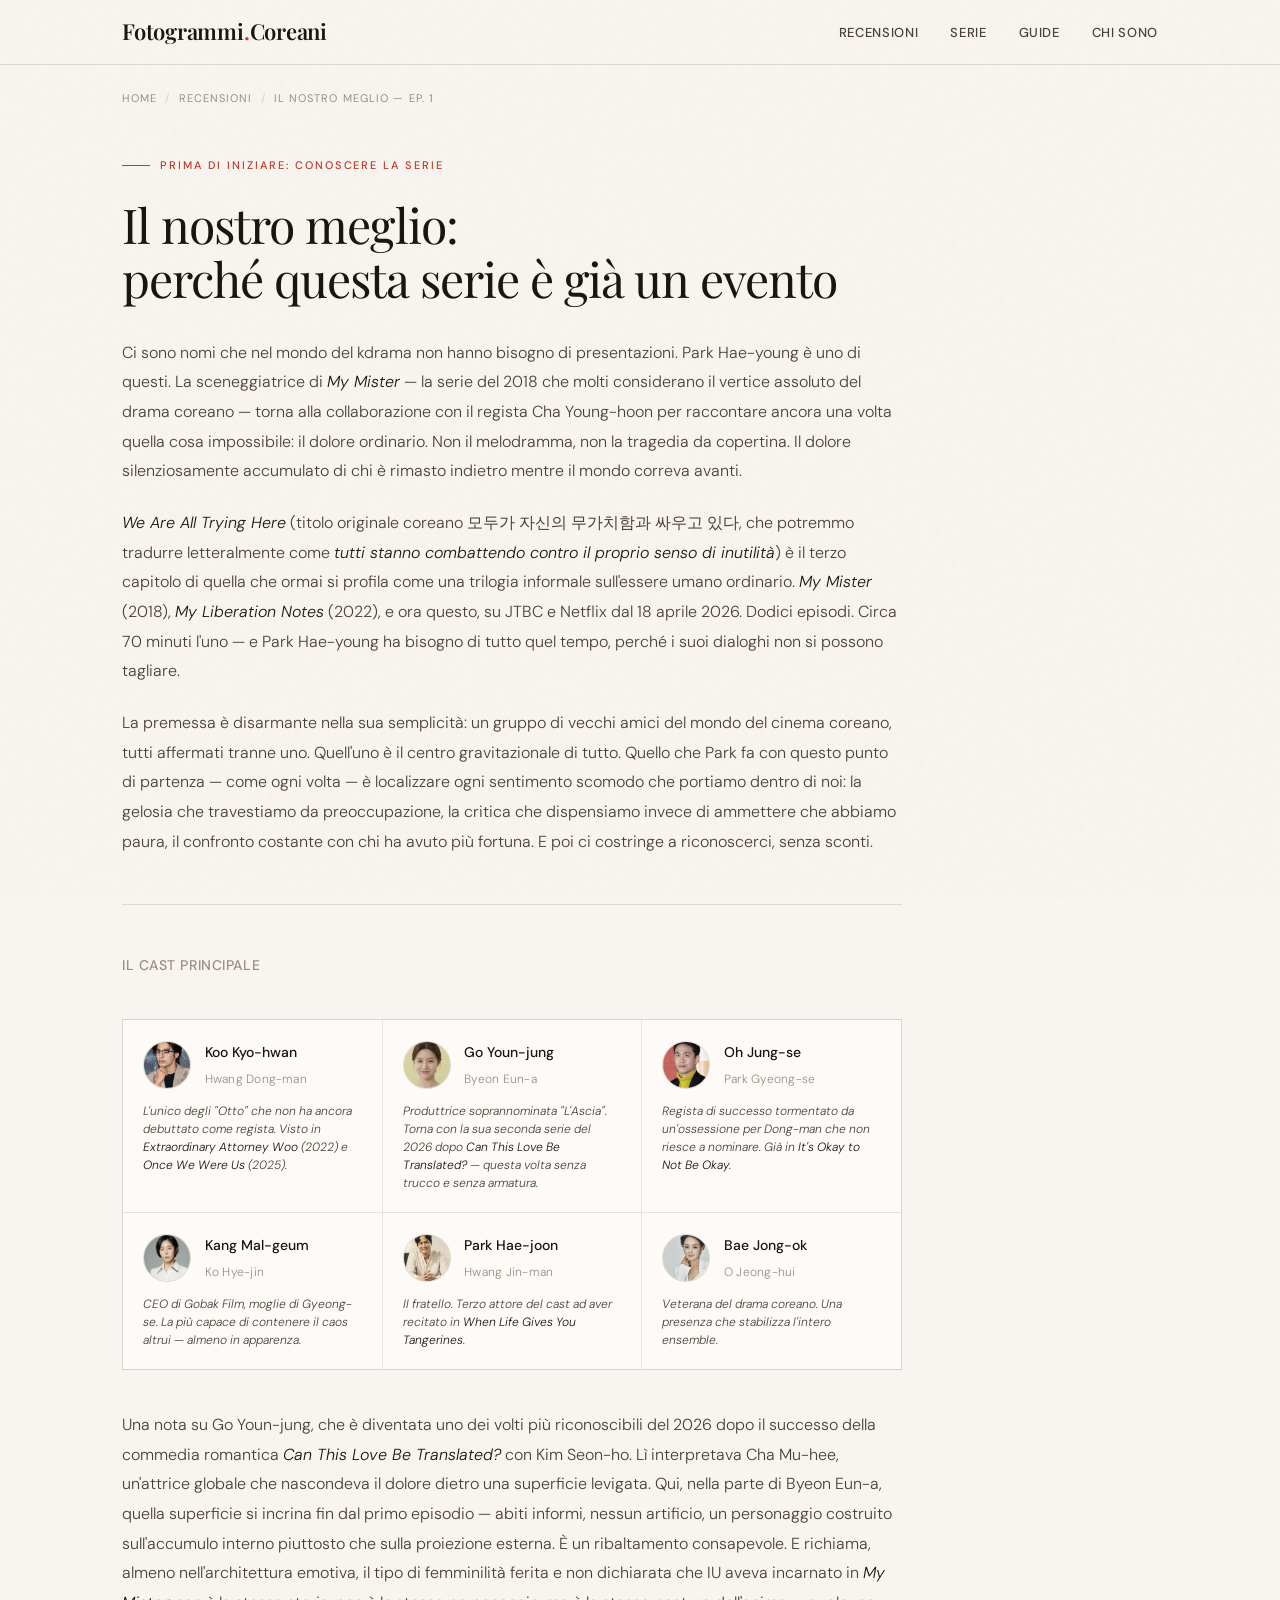
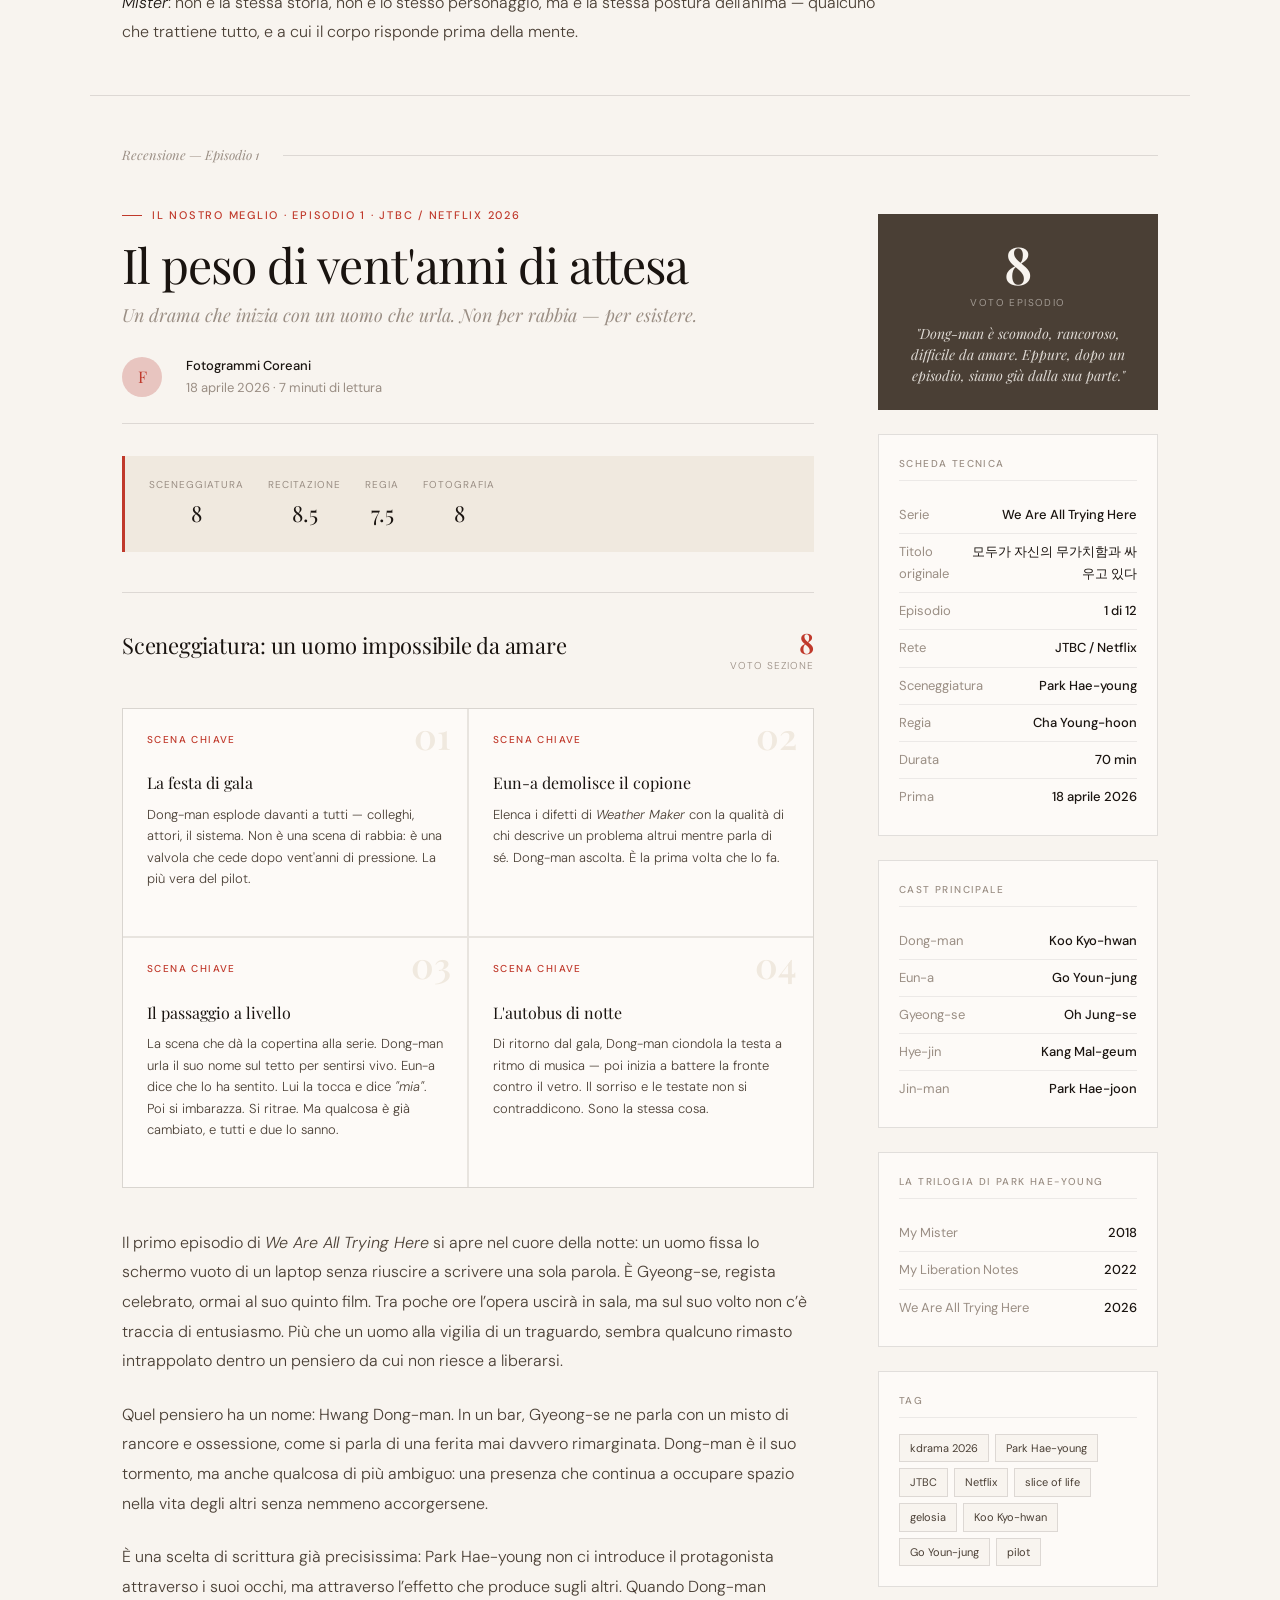
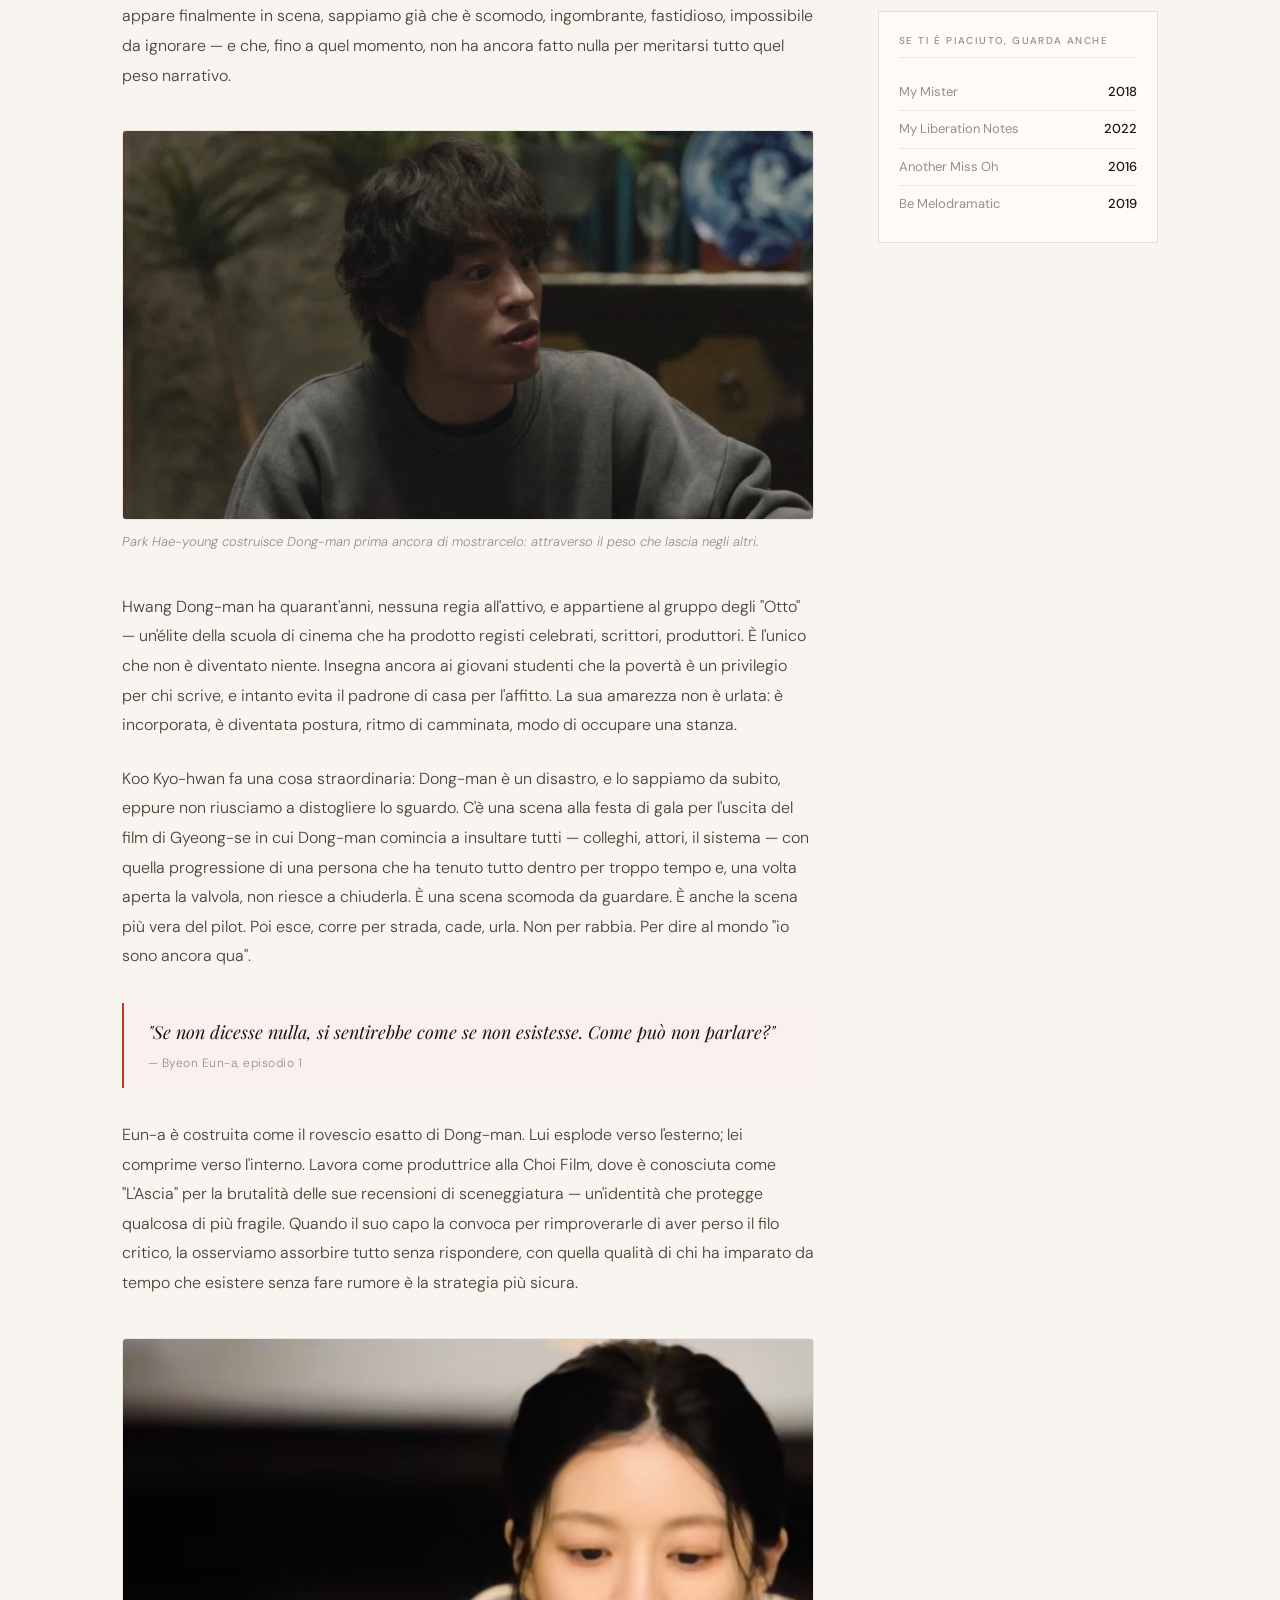
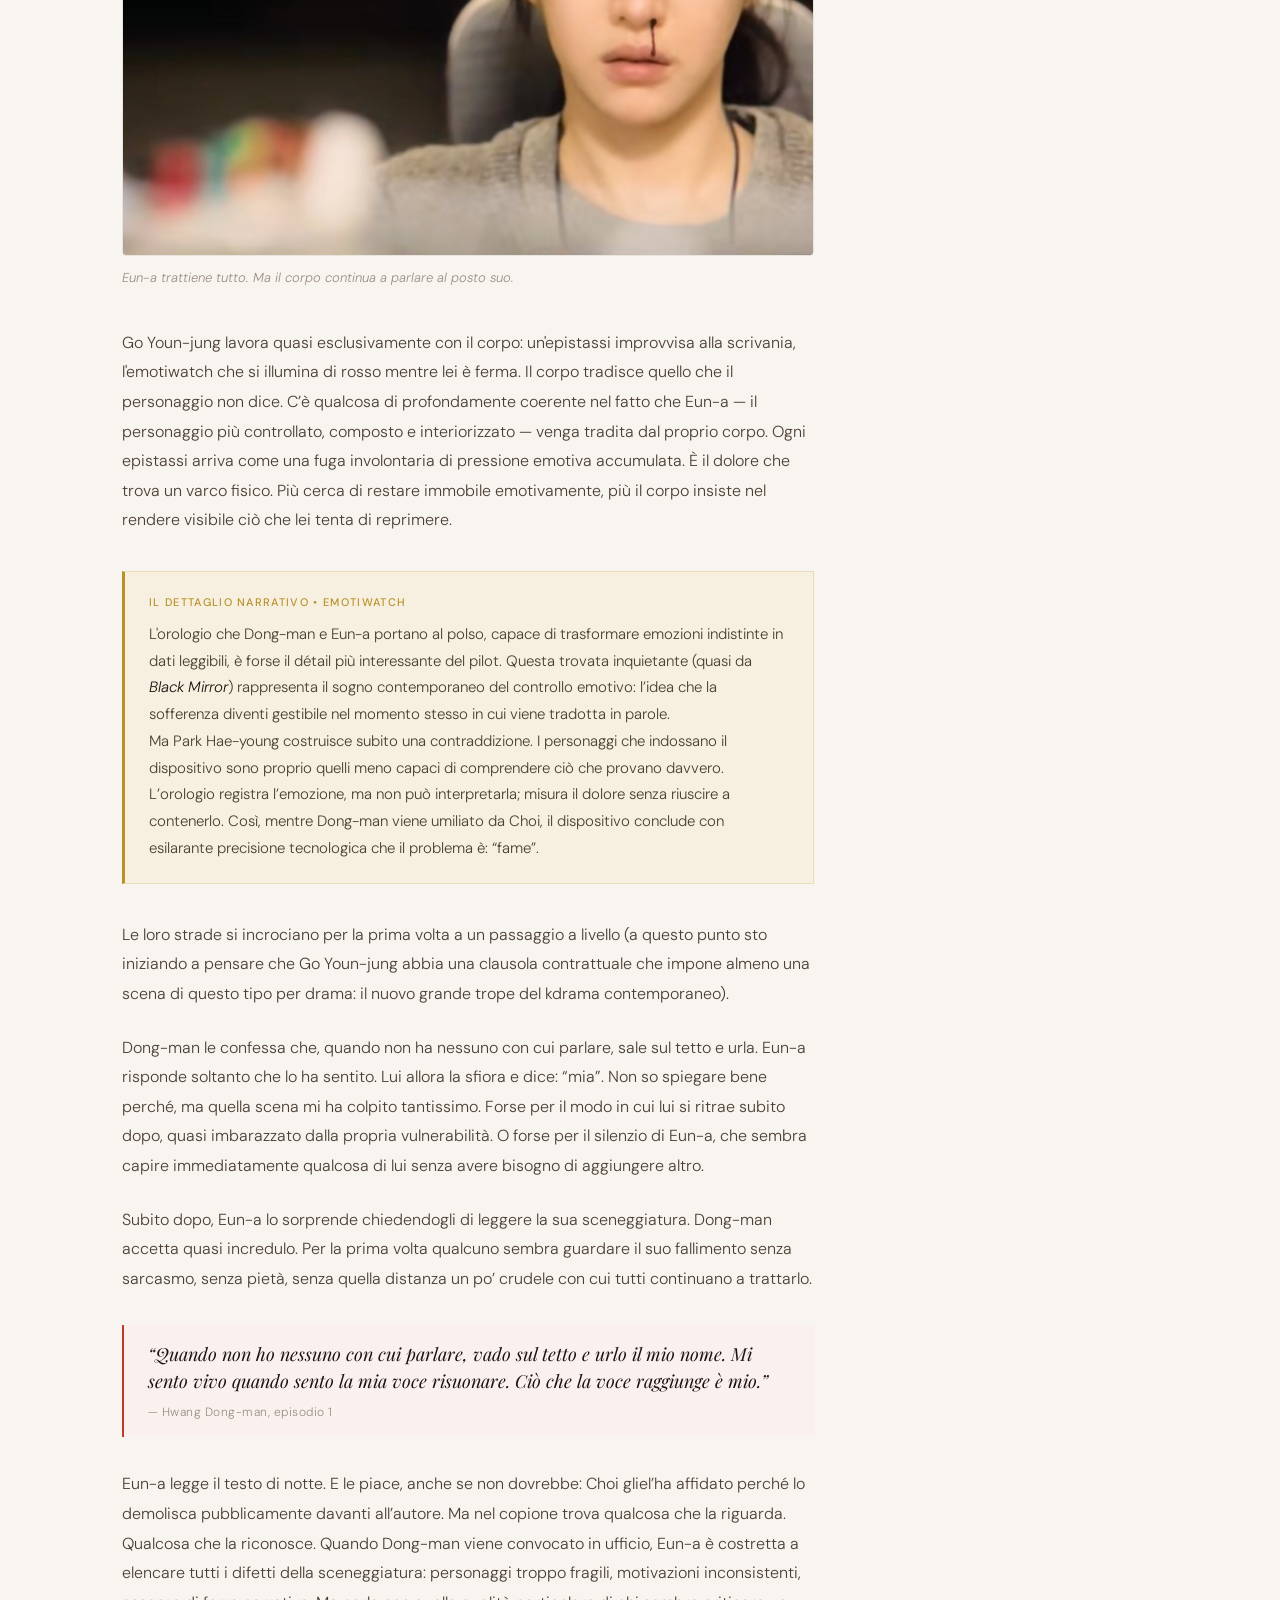
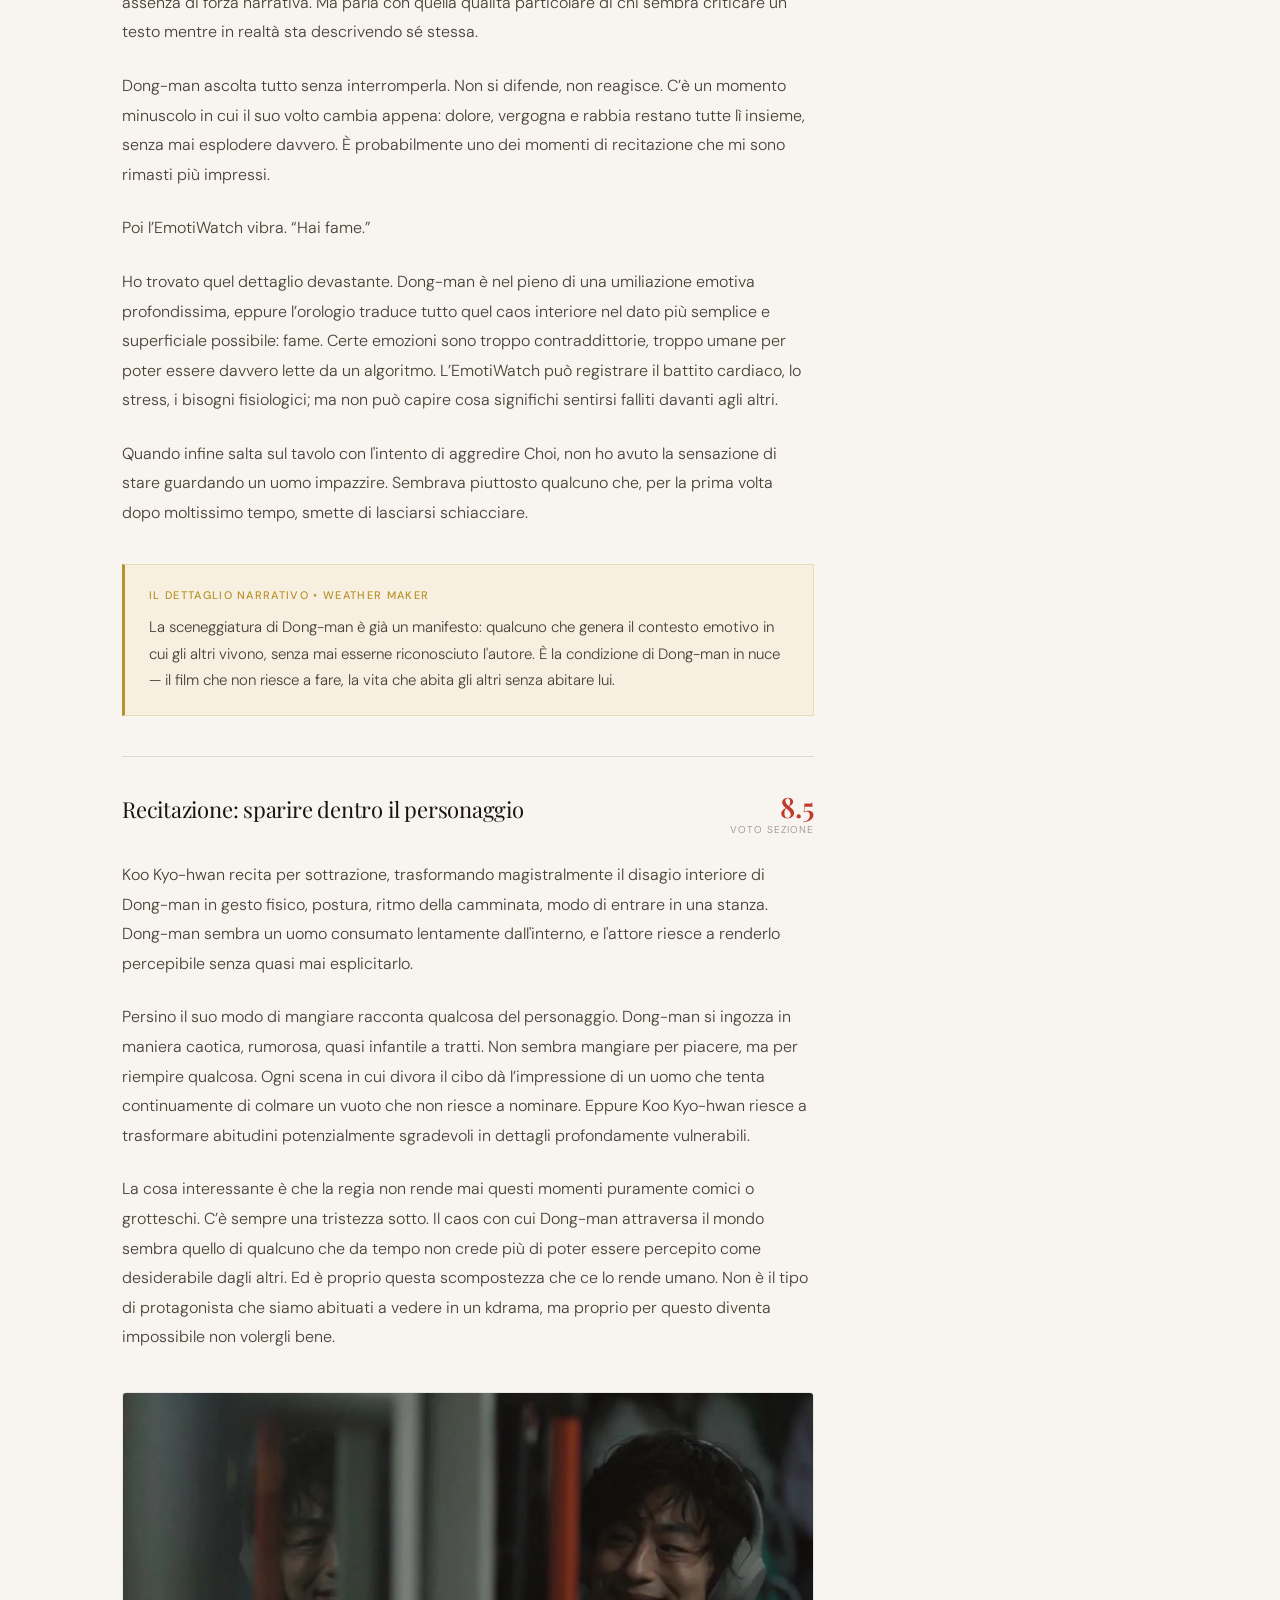
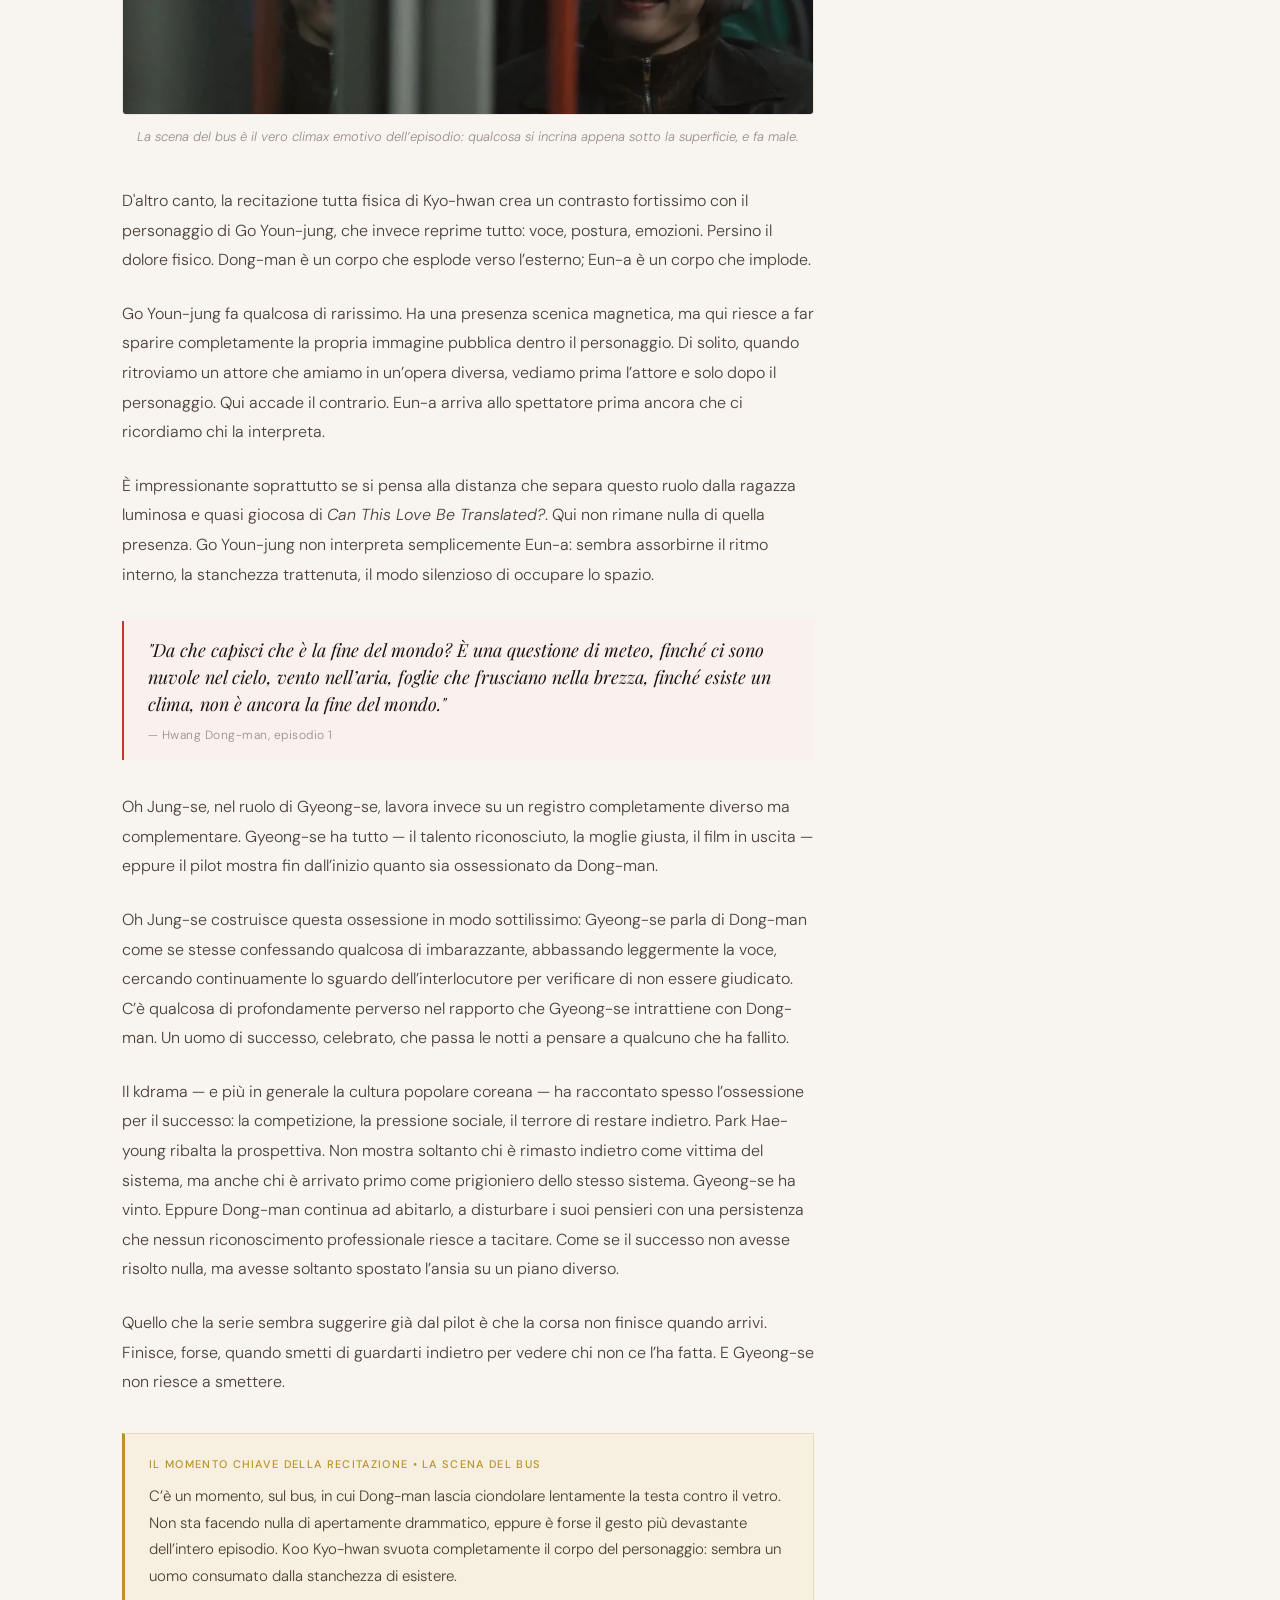
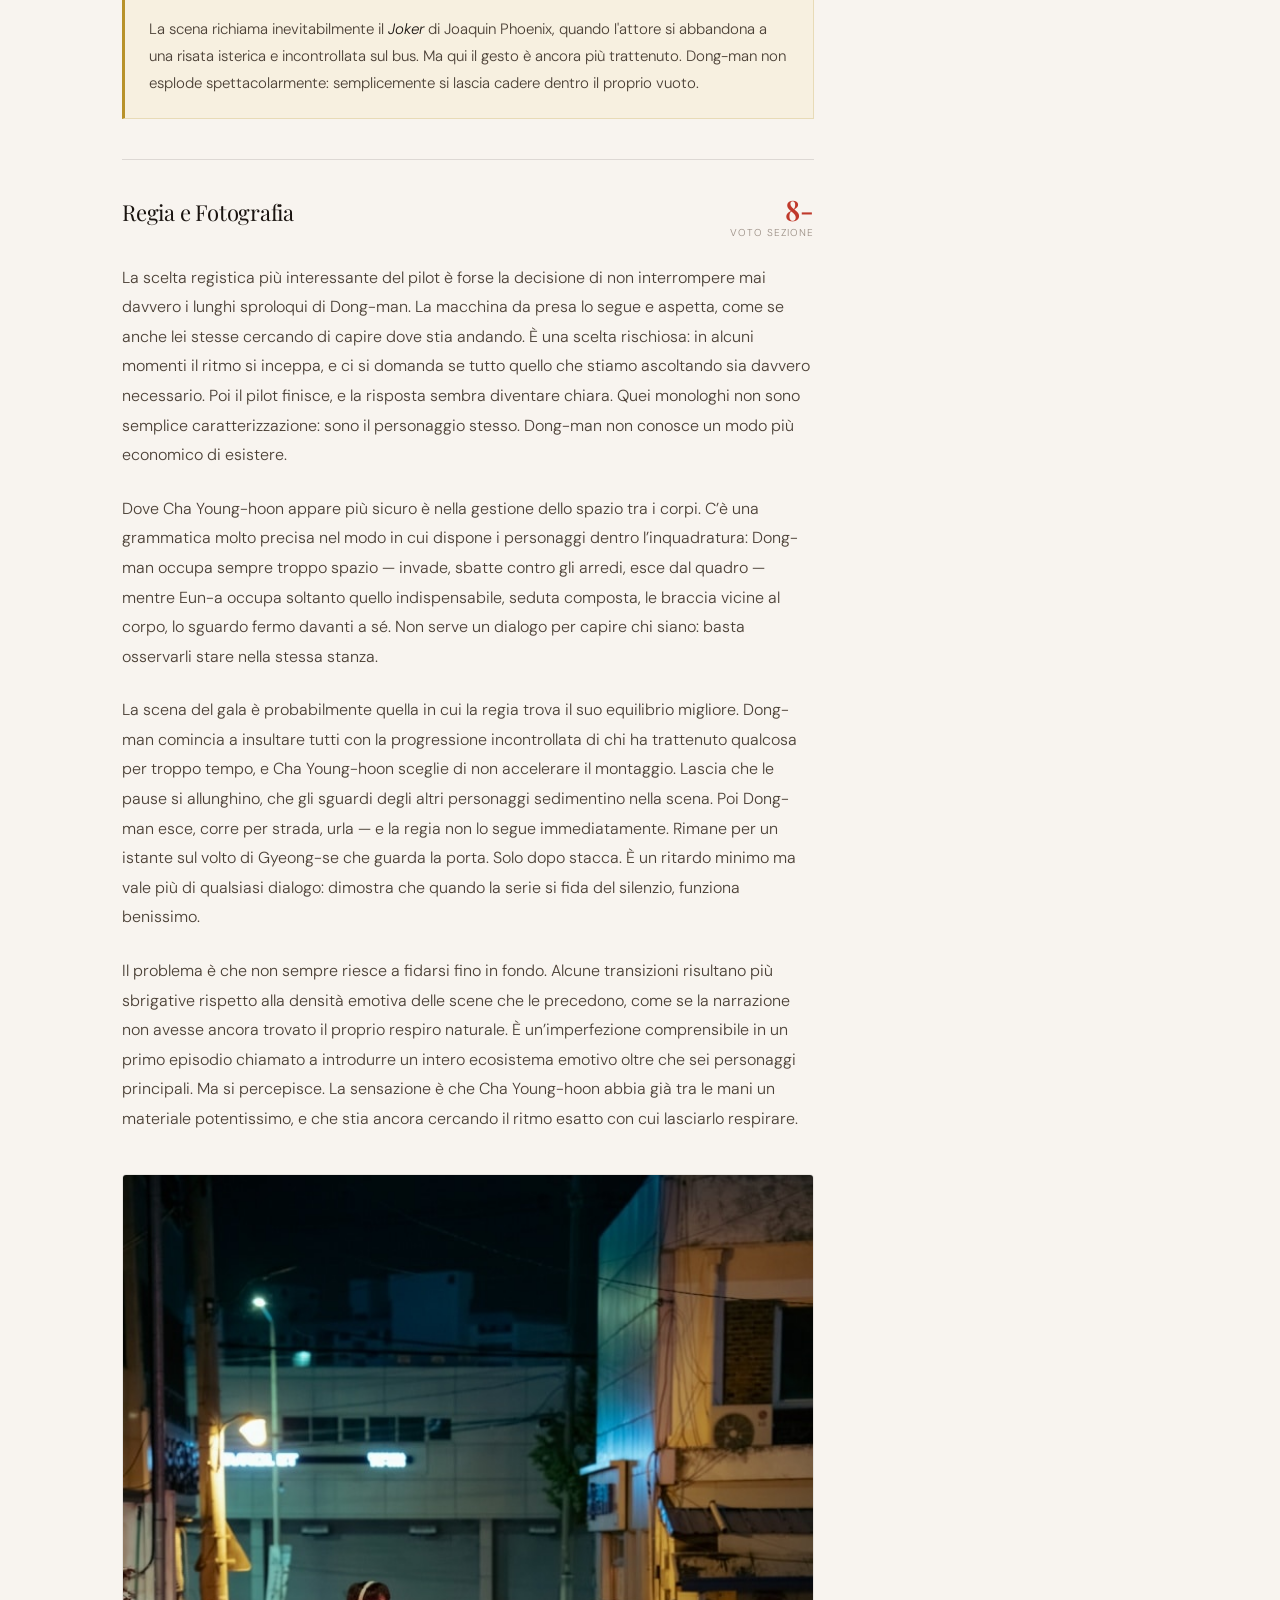
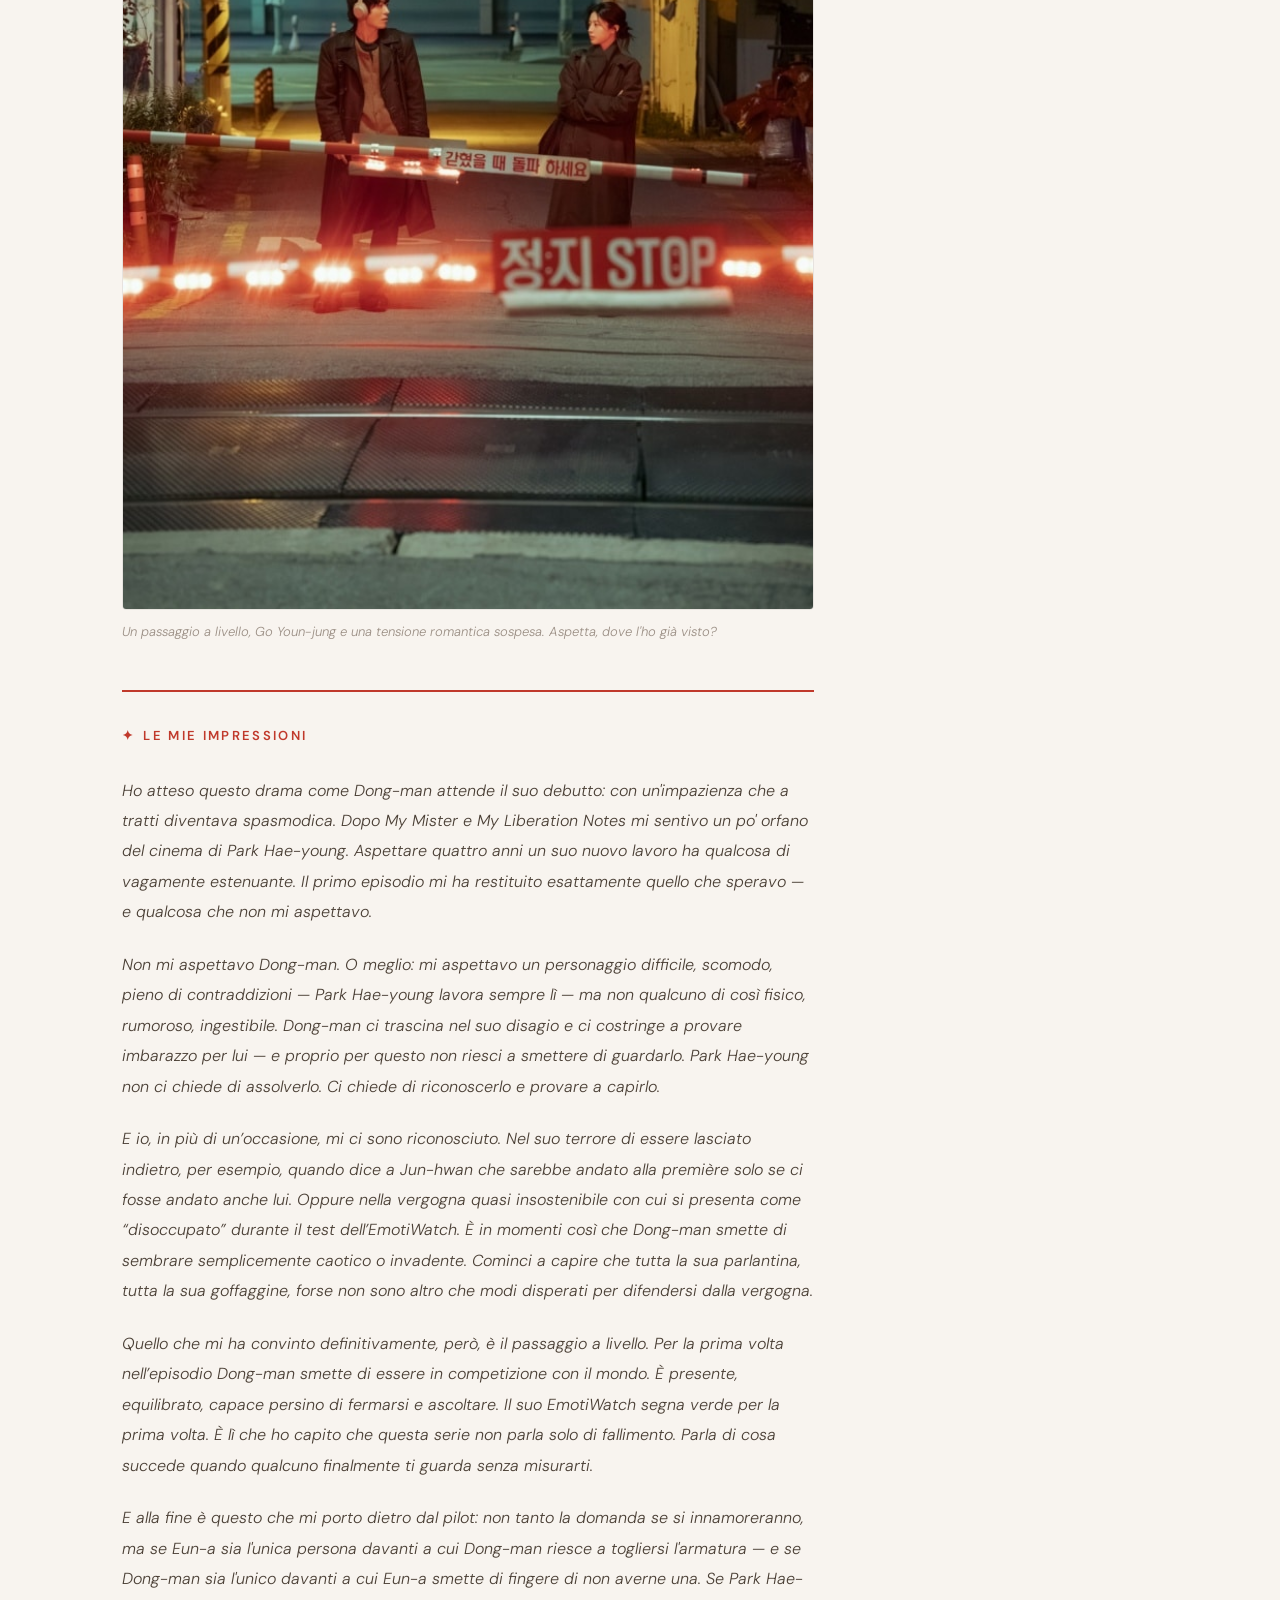
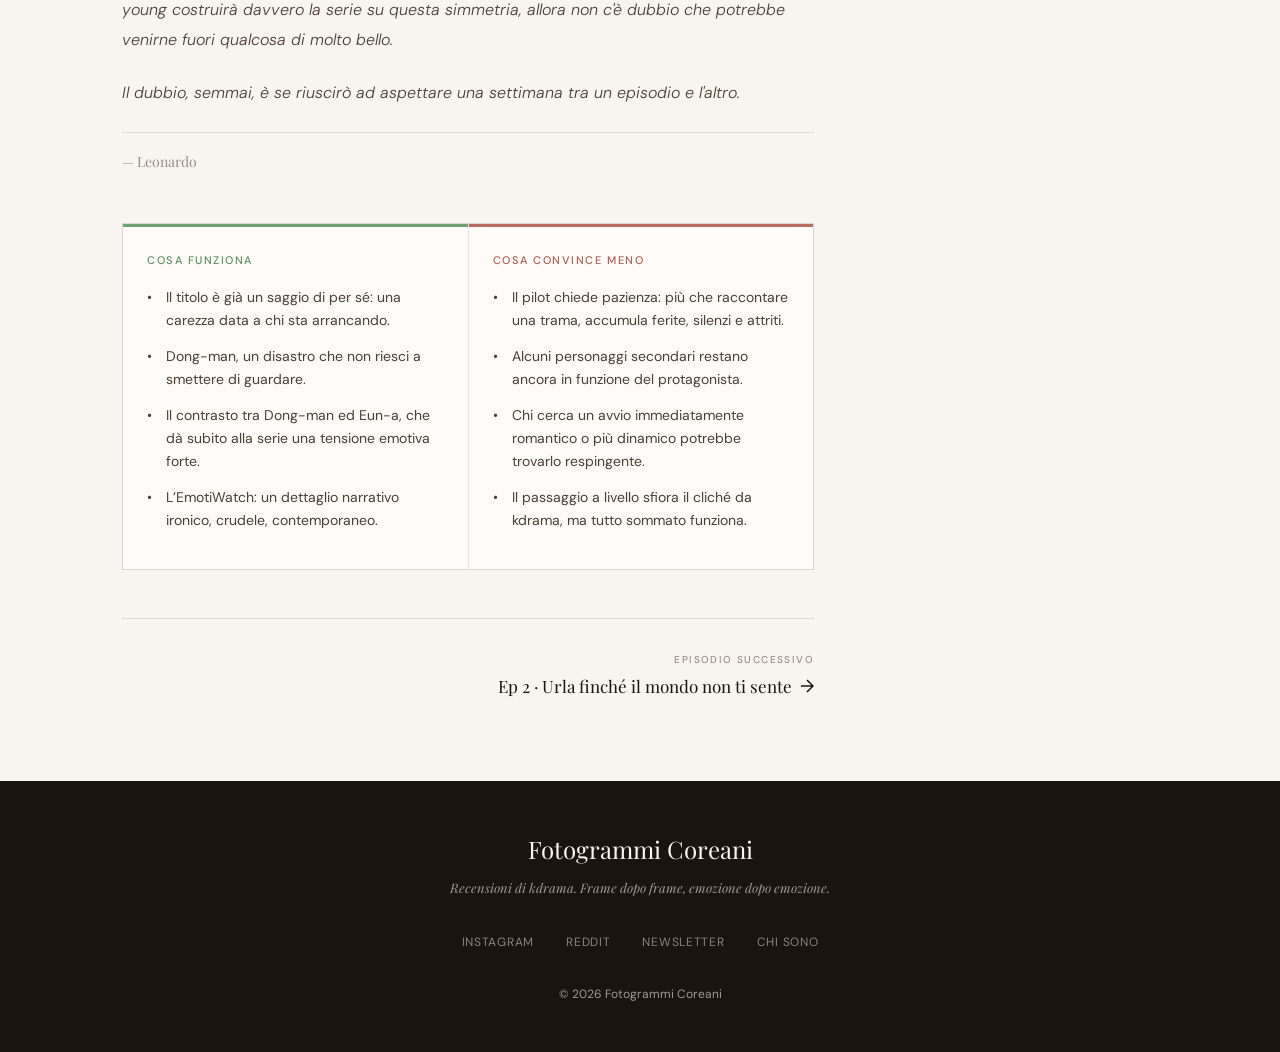
<file: recensioni/il-nostro-meglio/ep1.html>
<!DOCTYPE html>
<html lang="it">
<head>
<meta charset="UTF-8">
<meta name="viewport" content="width=device-width, initial-scale=1.0">
<title>Il nostro meglio — Ep. 1: Il peso di vent'anni di attesa · Fotogrammi Coreani</title>
<link rel="preconnect" href="https://fonts.googleapis.com">
<link href="https://fonts.googleapis.com/css2?family=Playfair+Display:ital,wght@0,400;0,600;1,400&family=DM+Sans:wght@300;400;500&family=DM+Serif+Display:ital@0;1&display=swap" rel="stylesheet">
<style>
  :root {
    --ink: #1a1410;
    --ink-soft: #4a3f35;
    --ink-muted: #9a8e84;
    --paper: #f8f4ef;
    --paper-warm: #f0e9df;
    --paper-card: #fdfaf7;
    --accent: #c0392b;
    --accent-soft: #e8c5c0;
    --accent-faint: #faf0ee;
    --gold: #b8922a;
    --gold-faint: #f7f0e0;
    --border: rgba(26,20,16,0.12);
    --border-soft: rgba(26,20,16,0.07);
  }

  *, *::before, *::after { box-sizing: border-box; margin: 0; padding: 0; }
  html { scroll-behavior: smooth; }

  body {
    font-family: 'DM Sans', sans-serif;
    background: var(--paper);
    color: var(--ink);
    font-size: 16px;
    line-height: 1.7;
    -webkit-font-smoothing: antialiased;
  }

  body::before {
    content: '';
    position: fixed;
    inset: 0;
    background-image: url("data:image/svg+xml,%3Csvg viewBox='0 0 200 200' xmlns='http://www.w3.org/2000/svg'%3E%3Cfilter id='n'%3E%3CfeTurbulence type='fractalNoise' baseFrequency='0.85' numOctaves='4' stitchTiles='stitch'/%3E%3C/filter%3E%3Crect width='100%25' height='100%25' filter='url(%23n)' opacity='0.035'/%3E%3C/svg%3E");
    pointer-events: none;
    z-index: 999;
    opacity: 0.6;
  }

  /* ── HEADER ── */
  .site-header {
    border-bottom: 1px solid var(--border);
    background: var(--paper);
    position: sticky;
    top: 0;
    z-index: 100;
    backdrop-filter: blur(8px);
  }

  .header-inner {
    max-width: 1100px;
    margin: 0 auto;
    padding: 0 2rem;
    display: flex;
    align-items: center;
    justify-content: space-between;
    height: 64px;
  }

  .site-logo {
    font-family: 'Playfair Display', serif;
    font-size: 22px;
    font-weight: 600;
    color: var(--ink);
    text-decoration: none;
    letter-spacing: -0.01em;
  }

  .site-logo span { color: var(--accent); }

  .site-nav { display: flex; gap: 2rem; list-style: none; }

  .site-nav a {
    font-size: 13px;
    font-weight: 500;
    color: var(--ink-soft);
    text-decoration: none;
    letter-spacing: 0.05em;
    text-transform: uppercase;
    transition: color 0.2s;
  }

  .site-nav a:hover { color: var(--accent); }

  /* ── BREADCRUMB ── */
  .breadcrumb {
    max-width: 1100px;
    margin: 0 auto;
    padding: 1.5rem 2rem 0;
    font-size: 11px;
    letter-spacing: 0.1em;
    text-transform: uppercase;
    color: var(--ink-muted);
    display: flex;
    gap: 8px;
    align-items: center;
  }

  .breadcrumb a { color: var(--ink-muted); text-decoration: none; }
  .breadcrumb a:hover { color: var(--accent); }
  .breadcrumb span { opacity: 0.4; }

  /* ── INTRO SERIE ── */
  .serie-intro {
    max-width: 1100px;
    margin: 3rem auto 0;
    padding: 0 2rem;
  }

  .intro-label {
    font-size: 11px;
    letter-spacing: 0.18em;
    text-transform: uppercase;
    color: var(--accent);
    font-weight: 500;
    display: flex;
    align-items: center;
    gap: 10px;
    margin-bottom: 1.5rem;
  }

  .intro-label::before {
    content: '';
    display: inline-block;
    width: 28px;
    height: 1px;
    background: var(--accent);
  }

  .intro-title {
    font-family: 'Playfair Display', serif;
    font-size: clamp(2rem, 4vw, 3rem);
    font-weight: 400;
    line-height: 1.12;
    color: var(--ink);
    letter-spacing: -0.02em;
    margin-bottom: 2rem;
  }

  .intro-body {
    font-size: 16px;
    line-height: 1.85;
    color: var(--ink-soft);
    font-weight: 300;
    max-width: 780px;
  }

  /* ── EP NAV ── */
.ep-nav {
  display: flex;
  justify-content: flex-end;
  align-items: center;
  border-top: 1px solid var(--border);
  padding: 2rem 0 0;
  margin: 3rem 0 0;
}
.ep-nav-item {
  display: flex;
  flex-direction: column;
  gap: 4px;
  text-decoration: none;
  text-align: right;
}
.ep-nav-item:hover .ep-nav-title { color: var(--accent); }
.ep-nav-label {
  font-size: 10px;
  text-transform: uppercase;
  letter-spacing: 0.14em;
  color: var(--ink-muted);
  font-weight: 500;
}
.ep-nav-title {
  font-family: 'Playfair Display', serif;
  font-size: 17px;
  color: var(--ink);
  transition: color 0.2s;
  display: flex;
  align-items: center;
  gap: 8px;
  justify-content: flex-end;
}
.ep-nav-title svg {
  width: 14px;
  height: 14px;
  flex-shrink: 0;
}

  .intro-body p { margin-bottom: 1.4rem; }
/* ── SCENE CARDS GRID ── */
.scene-cards {
  display: grid;
  grid-template-columns: 1fr 1fr;
  gap: 2px;
  margin: 2rem 0 2.5rem;
  background: var(--border-soft);
  border: 1px solid var(--border-soft);
}
.scene-card {
  background: var(--paper-card);
  padding: 1.4rem 1.5rem;
  position: relative;
  overflow: hidden;
}
.scene-card::before {
  content: '';
  position: absolute;
  top: 0;
  left: 0;
  width: 3px;
  height: 100%;
  background: var(--accent);
  opacity: 0;
  transition: opacity 0.2s;
}
.scene-card:hover::before { opacity: 1; }
.scene-card-num {
  font-family: 'Playfair Display', serif;
  font-size: 36px;
  font-weight: 600;
  color: var(--paper-warm);
  position: absolute;
  top: 0.5rem;
  right: 1rem;
  line-height: 1;
  user-select: none;
}
.scene-card-label {
  font-size: 10px;
  letter-spacing: 0.14em;
  text-transform: uppercase;
  color: var(--accent);
  font-weight: 500;
  margin-bottom: 0.5rem;
}
.scene-card-title {
  font-family: 'Playfair Display', serif;
  font-size: 16px;
  font-weight: 400;
  color: var(--ink);
  margin-bottom: 0.6rem;
  line-height: 1.3;
}
.scene-card-desc {
  font-size: 13px;
  line-height: 1.65;
  color: var(--ink-soft);
  font-weight: 300;
}
  .intro-body em {
    font-style: italic;
    color: var(--ink);
  }

  .cast-grid {
    display: grid;
    grid-template-columns: repeat(3, 1fr);
    gap: 1px;
    margin: 2.5rem 0;
    border: 1px solid var(--border-soft);
    background: var(--border-soft);
  }

  .cast-cell {
    background: var(--paper-card);
    padding: 1.25rem;
  }

  .cast-header {
    display: flex;
    align-items: center;
    gap: 0.85rem;
    margin-bottom: 0.75rem;
  }

  .cast-photo {
    width: 48px;
    height: 48px;
    border-radius: 50%;
    object-fit: cover;
    flex-shrink: 0;
    border: 1px solid var(--border-soft);
    background: var(--paper-warm);
    filter: sepia(0.08) contrast(0.96);
  }

  .cast-photo-placeholder {
    width: 48px;
    height: 48px;
    border-radius: 50%;
    flex-shrink: 0;
    border: 1px solid var(--border-soft);
    background: linear-gradient(135deg, var(--paper-warm), var(--accent-faint));
    display: flex;
    align-items: center;
    justify-content: center;
    font-family: 'Playfair Display', serif;
    font-size: 18px;
    color: var(--accent);
  }

  .cast-actor {
    font-size: 14px;
    font-weight: 500;
    color: var(--ink);
    margin-bottom: 2px;
  }

  .cast-character {
    font-size: 12px;
    color: var(--ink-muted);
    letter-spacing: 0.02em;
  }

  .cast-note {
    font-size: 12px;
    color: var(--ink-soft);
    margin-top: 6px;
    font-style: italic;
    line-height: 1.5;
  }

  .intro-divider {
    border: none;
    border-top: 1px solid var(--border);
    margin: 3rem 0;
  }

  /* ── SECTION DIVIDER ── */
  .section-divider {
    max-width: 1100px;
    margin: 0 auto;
    padding: 3rem 2rem 0;
    border-top: 1px solid var(--border);
    display: flex;
    align-items: center;
    gap: 1.5rem;
    margin-top: 3rem;
    margin-bottom: 2.5rem;
  }

  .section-divider h2 {
    font-family: 'Playfair Display', serif;
    font-size: 13px;
    font-weight: 400;
    font-style: italic;
    color: var(--ink-muted);
    white-space: nowrap;
  }

  .section-divider::after {
    content: '';
    flex: 1;
    height: 1px;
    background: var(--border);
  }

  /* ── REVIEW ── */
  .review-section {
    max-width: 1100px;
    margin: 0 auto;
    padding: 0 2rem 5rem;
    display: grid;
    grid-template-columns: 1fr 280px;
    gap: 4rem;
  }

  .review-header { margin-bottom: 2.5rem; }

  .review-series {
    font-size: 11px;
    letter-spacing: 0.16em;
    text-transform: uppercase;
    color: var(--accent);
    font-weight: 500;
    margin-bottom: 0.75rem;
    display: flex;
    align-items: center;
    gap: 10px;
  }

  .review-series::before {
    content: '';
    display: inline-block;
    width: 20px;
    height: 1px;
    background: var(--accent);
  }

  .review-title {
    font-family: 'Playfair Display', serif;
    font-size: clamp(2rem, 4vw, 3rem);
    font-weight: 400;
    line-height: 1.15;
    color: var(--ink);
    margin-bottom: 0.5rem;
    letter-spacing: -0.02em;
  }

  .review-subtitle {
    font-family: 'Playfair Display', serif;
    font-style: italic;
    font-size: 18px;
    color: var(--ink-muted);
    margin-bottom: 1.5rem;
  }

  .review-byline {
    display: flex;
    align-items: center;
    gap: 1.5rem;
    padding-bottom: 1.5rem;
    border-bottom: 1px solid var(--border);
    margin-bottom: 2rem;
  }

  .byline-avatar {
    width: 40px;
    height: 40px;
    border-radius: 50%;
    background: var(--accent-soft);
    display: flex;
    align-items: center;
    justify-content: center;
    font-family: 'Playfair Display', serif;
    font-size: 16px;
    color: var(--accent);
    flex-shrink: 0;
  }

  .byline-info { font-size: 13px; }
  .byline-name { font-weight: 500; color: var(--ink); }
  .byline-date { color: var(--ink-muted); }

  .score-bar {
    display: flex;
    gap: 1.5rem;
    padding: 1.25rem 1.5rem;
    background: var(--paper-warm);
    border-left: 3px solid var(--accent);
    margin-bottom: 2.5rem;
    flex-wrap: wrap;
  }

  .score-item { text-align: center; }
  .score-item-label { font-size: 10px; letter-spacing: 0.1em; text-transform: uppercase; color: var(--ink-muted); margin-bottom: 2px; }
  .score-item-val { font-family: 'Playfair Display', serif; font-size: 22px; color: var(--ink); }

  .review-body { font-size: 16px; line-height: 1.85; color: var(--ink-soft); font-weight: 300; }
  .review-body p { margin-bottom: 1.5rem; }

  .review-body h3 {
    font-family: 'Playfair Display', serif;
    font-size: 20px;
    font-weight: 400;
    color: var(--ink);
    margin: 2.5rem 0 1rem;
    letter-spacing: -0.01em;
  }

  .section-heading {
  display: flex;
  align-items: baseline;
  justify-content: space-between;
  border-top: 1px solid var(--border);
  padding-top: 2rem;
  margin: 2.5rem 0 1.25rem;
  gap: 1rem;
}

.section-heading h3 {
  font-family: 'Playfair Display', serif;
  font-size: 22px;
  font-weight: 400;
  color: var(--ink);
  letter-spacing: -0.01em;
  margin: 0;
}

.section-score-wrap {
  text-align: right;
  flex-shrink: 0;
}

.section-score {
  font-family: 'Playfair Display', serif;
  font-size: 28px;
  color: var(--accent);
  font-weight: 600;
  line-height: 1;
}

.section-score-label {
  font-size: 10px;
  letter-spacing: 0.1em;
  text-transform: uppercase;
  color: var(--ink-muted);
}

  .review-body blockquote {
    border-left: 2px solid var(--accent);
    padding: 1rem 1.5rem;
    margin: 2rem 0;
    background: var(--accent-faint);
    font-family: 'Playfair Display', serif;
    font-style: italic;
    font-size: 18px;
    color: var(--ink);
    line-height: 1.5;
  }

  .review-body blockquote cite {
    display: block;
    font-family: 'DM Sans', sans-serif;
    font-style: normal;
    font-size: 12px;
    color: var(--ink-muted);
    margin-top: 8px;
    letter-spacing: 0.04em;
  }

  .review-image {
  margin: 2.5rem 0;
}

.review-image img {
  width: 100%;
  border-radius: 4px;
  display: block;
  border: 1px solid var(--border-soft);
}

.review-image figcaption {
  margin-top: 0.75rem;
  font-size: 13px;
  line-height: 1.5;
  color: var(--ink-muted);
  font-style: italic;
}

  .highlight-box {
    background: var(--gold-faint);
    border: 1px solid rgba(184,146,42,0.2);
    padding: 1.25rem 1.5rem;
    margin: 2rem 0;
    font-size: 15px;
    line-height: 1.75;
    color: var(--ink-soft);
  }

  .highlight-box strong {
    display: block;
    font-size: 11px;
    letter-spacing: 0.12em;
    text-transform: uppercase;
    color: var(--gold);
    font-weight: 500;
    margin-bottom: 6px;
  }

  .symbol-box {
    background: var(--gold-faint);
    border: 1px solid rgba(184,146,42,0.22);
    border-left: 3px solid var(--gold);
    padding: 1.35rem 1.5rem;
    margin: 2.25rem 0;
    font-size: 15px;
    line-height: 1.78;
    color: var(--ink-soft);
    position: relative;
  }

  .symbol-box strong {
    display: block;
    font-size: 11px;
    letter-spacing: 0.12em;
    text-transform: uppercase;
    color: var(--gold);
    font-weight: 500;
    margin-bottom: 8px;
  }

  .symbol-box em {
    color: var(--ink);
  }

/* ── PRO / CONTRO ── */
.pros-cons-box {
  display: grid;
  grid-template-columns: 1fr 1fr;
  gap: 1px;
  margin: 3rem 0 2.5rem;
  background: var(--border-soft);
  border: 1px solid var(--border-soft);
}

.pros-cons-col {
  background: var(--paper-card);
  padding: 1.5rem;
}

.pros-cons-col.pro {
  border-top: 3px solid #6f9f72;
}

.pros-cons-col.con {
  border-top: 3px solid #b86b5f;
}

.pros-cons-title {
  font-size: 11px;
  letter-spacing: 0.14em;
  text-transform: uppercase;
  font-weight: 500;
  margin-bottom: 1rem;
}

.pros-cons-col.pro .pros-cons-title {
  color: #5f8f62;
}

.pros-cons-col.con .pros-cons-title {
  color: #a85f55;
}

.pros-cons-list {
  list-style: none;
  padding: 0;
  margin: 0;
}

.pros-cons-list li {
  font-size: 14px;
  line-height: 1.65;
  color: var(--ink-soft);
  margin-bottom: 0.8rem;
  padding-left: 1.2rem;
  position: relative;
}

.pros-cons-list li::before {
  content: "•";
  position: absolute;
  left: 0;
}

@media (max-width: 600px) {
  .pros-cons-box {
    grid-template-columns: 1fr;
  }
}

/* ── SCENE IMAGE ── */
.scene-image {
  max-width: 720px;
  margin: 2.5rem auto;
}

.scene-image img {
  width: 100%;
  max-height: 430px;
  object-fit: cover;
  display: block;
  border-radius: 4px;
  border: 1px solid var(--border-soft);
}

.scene-caption {
  margin-top: 0.7rem;
  font-size: 13px;
  line-height: 1.5;
  color: var(--ink-muted);
  font-style: italic;
  text-align: center;
}

  /* ── SIDEBAR ── */
  .sidebar { padding-top: 0.5rem; }

  .sidebar-block {
    border: 1px solid var(--border);
    padding: 1.25rem;
    margin-bottom: 1.5rem;
    background: var(--paper-card);
  }

  .sidebar-title {
    font-size: 10px;
    letter-spacing: 0.14em;
    text-transform: uppercase;
    font-weight: 500;
    color: var(--ink-muted);
    margin-bottom: 1rem;
    padding-bottom: 8px;
    border-bottom: 1px solid var(--border-soft);
  }

  .info-row {
    display: flex;
    justify-content: space-between;
    font-size: 13px;
    padding: 7px 0;
    border-bottom: 1px solid var(--border-soft);
  }

  .info-row:last-child { border-bottom: none; }
  .info-label { color: var(--ink-muted); }
  .info-val { font-weight: 500; color: var(--ink); text-align: right; }

  .final-verdict {
    background: var(--ink-soft);
    color: var(--paper);
    padding: 1.5rem;
    text-align: center;
    margin-bottom: 1.5rem;
  }

  .verdict-score {
    font-family: 'Playfair Display', serif;
    font-size: 52px;
    font-weight: 600;
    line-height: 1;
    margin-bottom: 4px;
  }

  .verdict-label {
    font-size: 10px;
    letter-spacing: 0.14em;
    text-transform: uppercase;
    opacity: 0.5;
    margin-bottom: 12px;
  }

  .verdict-text {
    font-family: 'Playfair Display', serif;
    font-style: italic;
    font-size: 14px;
    line-height: 1.5;
    opacity: 0.85;
  }

  .tag-list { display: flex; flex-wrap: wrap; gap: 6px; }
  .tag-pill {
    font-size: 11px;
    border: 1px solid var(--border);
    padding: 4px 10px;
    color: var(--ink-soft);
    background: var(--paper);
    cursor: pointer;
    transition: background 0.15s, color 0.15s;
  }
  .tag-pill:hover { background: var(--ink); color: var(--paper); }

  /* ── FOOTER ── */
  .site-footer {
    background: var(--ink);
    color: rgba(248,244,239,0.6);
    padding: 3rem 2rem;
    text-align: center;
  }

  .footer-logo { font-family: 'Playfair Display', serif; font-size: 24px; color: var(--paper); margin-bottom: 0.5rem; }
  .footer-tagline { font-size: 13px; margin-bottom: 2rem; font-style: italic; font-family: 'Playfair Display', serif; }
  .footer-links { display: flex; justify-content: center; gap: 2rem; margin-bottom: 2rem; }
  .footer-links a { font-size: 12px; color: rgba(248,244,239,0.5); text-decoration: none; letter-spacing: 0.06em; text-transform: uppercase; }
  .footer-links a:hover { color: var(--paper); }
  .footer-copy { font-size: 12px; }

  /* ── LE MIE IMPRESSIONI ── */
.impressioni-section {
  border-top: 2px solid var(--accent);
  padding-top: 2rem;
  margin-top: 3rem;
}

.impressioni-label {
  font-size: 13px;
  letter-spacing: 0.18em;
  text-transform: uppercase;
  font-weight: 600;
  color: var(--accent);
  display: flex;
  align-items: center;
  gap: 8px;
  margin-bottom: 1.75rem;
}

.impressioni-section p {
  font-size: 16px;
  line-height: 1.9;
  color: var(--ink-soft);
  font-weight: 300;
  margin-bottom: 1.4rem;
  font-style: italic;
}

.impressioni-section p em {
  font-style: normal;
  color: var(--ink);
}

.impressioni-firma {
  font-family: 'Playfair Display', serif;
  font-size: 14px;
  color: var(--ink-muted);
  margin-top: 1.5rem;
  padding-top: 1rem;
  border-top: 1px solid var(--border);
}

  /* ── ANIMATIONS ── */
  @keyframes fadeUp {
    from { opacity: 0; transform: translateY(20px); }
    to { opacity: 1; transform: translateY(0); }
  }

  .intro-label { animation: fadeUp 0.6s ease both; }
  .intro-title { animation: fadeUp 0.6s 0.1s ease both; }
  .intro-body { animation: fadeUp 0.6s 0.2s ease both; }

  /* ── RESPONSIVE ── */
  @media (max-width: 900px) {
    .cast-grid { grid-template-columns: 1fr 1fr; }
    .review-section { grid-template-columns: 1fr; }
    .sidebar { display: grid; grid-template-columns: 1fr 1fr; gap: 1rem; }
  }

  @media (max-width: 600px) {
    .cast-grid { grid-template-columns: 1fr; }
    .site-nav { display: none; }
    .sidebar { grid-template-columns: 1fr; }
  }
</style>
</head>
<body>

<!-- ═══ HEADER ═══ -->
<header class="site-header">
  <div class="header-inner">
    <a href="../../index.html" class="site-logo">Fotogrammi<span>.</span>Coreani</a>
    <nav>
      <ul class="site-nav">
        <li><a href="../../recensioni.html">Recensioni</a></li>
        <li><a href="../../serie.html">Serie</a></li>
        <li><a href="../../guide.html">Guide</a></li>
        <li><a href="../../chi-sono.html">Chi sono</a></li>
      </ul>
    </nav>
  </div>
</header>

<!-- ═══ BREADCRUMB ═══ -->
<div class="breadcrumb">
  <a href="../../index.html">Home</a>
  <span>/</span>
  <a href="#">Recensioni</a>
  <span>/</span>
  Il nostro meglio — Ep. 1
</div>

<!-- ═══ INTRODUZIONE ALLA SERIE ═══ -->
<section class="serie-intro">
  <p class="intro-label">Prima di iniziare: conoscere la serie</p>
  <h1 class="intro-title">Il nostro meglio:<br>perché questa serie è già un evento</h1>

  <div class="intro-body">

    <p>Ci sono nomi che nel mondo del kdrama non hanno bisogno di presentazioni. Park Hae-young è uno di questi. La sceneggiatrice di <em>My Mister</em> — la serie del 2018 che molti considerano il vertice assoluto del drama coreano — torna alla collaborazione con il regista Cha Young-hoon per raccontare ancora una volta quella cosa impossibile: il dolore ordinario. Non il melodramma, non la tragedia da copertina. Il dolore silenziosamente accumulato di chi è rimasto indietro mentre il mondo correva avanti.</p>

    <p><em>We Are All Trying Here</em> (titolo originale coreano 모두가 자신의 무가치함과 싸우고 있다, che potremmo tradurre letteralmente come <em>tutti stanno combattendo contro il proprio senso di inutilità</em>) è il terzo capitolo di quella che ormai si profila come una trilogia informale sull'essere umano ordinario. <em>My Mister</em> (2018), <em>My Liberation Notes</em> (2022), e ora questo, su JTBC e Netflix dal 18 aprile 2026. Dodici episodi. Circa 70 minuti l'uno — e Park Hae-young ha bisogno di tutto quel tempo, perché i suoi dialoghi non si possono tagliare.</p>

    <p>La premessa è disarmante nella sua semplicità: un gruppo di vecchi amici del mondo del cinema coreano, tutti affermati tranne uno. Quell'uno è il centro gravitazionale di tutto. Quello che Park fa con questo punto di partenza — come ogni volta — è localizzare ogni sentimento scomodo che portiamo dentro di noi: la gelosia che travestiamo da preoccupazione, la critica che dispensiamo invece di ammettere che abbiamo paura, il confronto costante con chi ha avuto più fortuna. E poi ci costringe a riconoscerci, senza sconti.</p>

    <hr class="intro-divider">

    <p style="font-size:14px; letter-spacing:0.04em; text-transform:uppercase; color:var(--ink-muted); font-weight:500; margin-bottom:1.25rem;">Il cast principale</p>

    <div class="cast-grid">
      <div class="cast-cell">
        <div class="cast-header">
          <img class="cast-photo" src="../../images/cast/koo-kyo-hwan.jpg" alt="Koo Kyo-hwan">
          <div>
            <div class="cast-actor">Koo Kyo-hwan</div>
            <div class="cast-character">Hwang Dong-man</div>
          </div>
        </div>
        <div class="cast-note">L'unico degli "Otto" che non ha ancora debuttato come regista. Visto in <em>Extraordinary Attorney Woo</em> (2022) e <em>Once We Were Us</em> (2025). </div>
      </div>
      <div class="cast-cell">
        <div class="cast-header">
          <img class="cast-photo" src="../../images/cast/go-youn-jung.jpg" alt="Go Youn-jung">
          <div>
            <div class="cast-actor">Go Youn-jung</div>
            <div class="cast-character">Byeon Eun-a</div>
          </div>
        </div>
        <div class="cast-note">Produttrice soprannominata "L'Ascia". Torna con la sua seconda serie del 2026 dopo <em>Can This Love Be Translated?</em> — questa volta senza trucco e senza armatura.</div>
      </div>
      <div class="cast-cell">
        <div class="cast-header">
          <img class="cast-photo" src="../../images/cast/oh-jung-se.jpg" alt="Oh Jung-se">
          <div>
            <div class="cast-actor">Oh Jung-se</div>
            <div class="cast-character">Park Gyeong-se</div>
          </div>
        </div>
        <div class="cast-note">Regista di successo tormentato da un'ossessione per Dong-man che non riesce a nominare. Già in <em>It's Okay to Not Be Okay</em>.</div>
      </div>
      <div class="cast-cell">
        <div class="cast-header">
          <img class="cast-photo" src="../../images/cast/kang-mal-geum.jpg" alt="Kang Mal-geum">
          <div>
            <div class="cast-actor">Kang Mal-geum</div>
            <div class="cast-character">Ko Hye-jin</div>
          </div>
        </div>
        <div class="cast-note">CEO di Gobak Film, moglie di Gyeong-se. La più capace di contenere il caos altrui — almeno in apparenza.</div>
      </div>
      <div class="cast-cell">
        <div class="cast-header">
          <img class="cast-photo" src="../../images/cast/park-hae-joon.jpg" alt="Park Hae-joon">
          <div>
            <div class="cast-actor">Park Hae-joon</div>
            <div class="cast-character">Hwang Jin-man</div>
          </div>
        </div>
        <div class="cast-note">Il fratello. Terzo attore del cast ad aver recitato in <em>When Life Gives You Tangerines</em>.</div>
      </div>
      <div class="cast-cell">
        <div class="cast-header">
          <img class="cast-photo" src="../../images/cast/bae-jong-ok.jpg" alt="Bae Jong-ok">
          <div>
            <div class="cast-actor">Bae Jong-ok</div>
            <div class="cast-character">O Jeong-hui</div>
          </div>
        </div>
        <div class="cast-note">Veterana del drama coreano. Una presenza che stabilizza l'intero ensemble.</div>
      </div>
    </div>

    <p>Una nota su Go Youn-jung, che è diventata uno dei volti più riconoscibili del 2026 dopo il successo della commedia romantica <em>Can This Love Be Translated?</em> con Kim Seon-ho. Lì interpretava Cha Mu-hee, un'attrice globale che nascondeva il dolore dietro una superficie levigata. Qui, nella parte di Byeon Eun-a, quella superficie si incrina fin dal primo episodio — abiti informi, nessun artificio, un personaggio costruito sull'accumulo interno piuttosto che sulla proiezione esterna. È un ribaltamento consapevole. E richiama, almeno nell'architettura emotiva, il tipo di femminilità ferita e non dichiarata che IU aveva incarnato in <em>My Mister</em>: non è la stessa storia, non è lo stesso personaggio, ma è la stessa postura dell'anima — qualcuno che trattiene tutto, e a cui il corpo risponde prima della mente.</p>

  </div>
</section>

<!-- ═══ DIVIDER ═══ -->
<div class="section-divider" id="recensione">
  <h2>Recensione — Episodio 1</h2>
</div>

<!-- ═══ RECENSIONE EP. 1 ═══ -->
<article class="review-section">
  <div>
    <header class="review-header">
      <p class="review-series">Il nostro meglio · Episodio 1 · JTBC / Netflix 2026</p>
      <h1 class="review-title">Il peso di vent'anni di attesa</h1>
      <p class="review-subtitle">Un drama che inizia con un uomo che urla. Non per rabbia — per esistere.</p>

      <div class="review-byline">
        <div class="byline-avatar">F</div>
        <div class="byline-info">
          <div class="byline-name">Fotogrammi Coreani</div>
          <div class="byline-date">18 aprile 2026 · 7 minuti di lettura</div>
        </div>
      </div>

      <div class="score-bar">
        <div class="score-item"><div class="score-item-label">Sceneggiatura</div><div class="score-item-val">8</div></div>
        <div class="score-item"><div class="score-item-label">Recitazione</div><div class="score-item-val">8.5</div></div>
        <div class="score-item"><div class="score-item-label">Regia</div><div class="score-item-val">7.5</div></div>
        <div class="score-item"><div class="score-item-label">Fotografia</div><div class="score-item-val">8</div></div>
      </div>
    </header>

    <div class="review-body">

      <!-- SCENEGGIATURA -->
      <div class="section-heading">
        <h3>Sceneggiatura: un uomo impossibile da amare</h3>
        <div class="section-score-wrap">
          <div class="section-score">8</div>
          <div class="section-score-label">Voto sezione</div>
        </div>
      </div>

      <!-- ═══ SCENE CHIAVE ═══ -->
<div class="scene-cards">

  <div class="scene-card">
    <span class="scene-card-num">01</span>
    <p class="scene-card-label">Scena chiave</p>
    <h4 class="scene-card-title">La festa di gala</h4>
    <p class="scene-card-desc">Dong-man esplode davanti a tutti — colleghi, attori, il sistema. Non è una scena di rabbia: è una valvola che cede dopo vent'anni di pressione. La più vera del pilot.</p>
  </div>

  <div class="scene-card">
    <span class="scene-card-num">02</span>
    <p class="scene-card-label">Scena chiave</p>
    <h4 class="scene-card-title">Eun-a demolisce il copione</h4>
    <p class="scene-card-desc">Elenca i difetti di <em>Weather Maker</em> con la qualità di chi descrive un problema altrui mentre parla di sé. Dong-man ascolta. È la prima volta che lo fa.</p>
  </div>

  <div class="scene-card">
    <span class="scene-card-num">03</span>
    <p class="scene-card-label">Scena chiave</p>
    <h4 class="scene-card-title">Il passaggio a livello</h4>
    <p class="scene-card-desc">La scena che dà la copertina alla serie. Dong-man urla il suo nome sul tetto per sentirsi vivo. Eun-a dice che lo ha sentito. Lui la tocca e dice <em>"mia"</em>. Poi si imbarazza. Si ritrae.
Ma qualcosa è già cambiato, e tutti e due lo sanno.
</p>
  </div>

  <div class="scene-card">
    <span class="scene-card-num">04</span>
    <p class="scene-card-label">Scena chiave</p>
    <h4 class="scene-card-title">L'autobus di notte</h4>
    <p class="scene-card-desc">Di ritorno dal gala, Dong-man ciondola la testa a ritmo di musica — poi inizia a battere la fronte contro il vetro. Il sorriso e le testate non si contraddicono. Sono la stessa cosa.</p>
  </div>

</div>

      <p>Il primo episodio di <em>We Are All Trying Here</em> si apre nel cuore della notte: un uomo fissa lo schermo vuoto di un laptop senza riuscire a scrivere una sola parola. È Gyeong-se, regista celebrato, ormai al suo quinto film. Tra poche ore l’opera uscirà in sala, ma sul suo volto non c’è traccia di entusiasmo. Più che un uomo alla vigilia di un traguardo, sembra qualcuno rimasto intrappolato dentro un pensiero da cui non riesce a liberarsi.</p>

      <p>Quel pensiero ha un nome: Hwang Dong-man. In un bar, Gyeong-se ne parla con un misto di rancore e ossessione, come si parla di una ferita mai davvero rimarginata. Dong-man è il suo tormento, ma anche qualcosa di più ambiguo: una presenza che continua a occupare spazio nella vita degli altri senza nemmeno accorgersene.</p>  

      <p>È una scelta di scrittura già precisissima: Park Hae-young non ci introduce il protagonista attraverso i suoi occhi, ma attraverso l’effetto che produce sugli altri. Quando Dong-man appare finalmente in scena, sappiamo già che è scomodo, ingombrante, fastidioso, impossibile da ignorare — e che, fino a quel momento, non ha ancora fatto nulla per meritarsi tutto quel peso narrativo.</p>

<figure class="review-image">
  <img src="../../images/scenes/dongman.jpg" alt="Hwang Dong-man">
  <figcaption>
    Park Hae-young costruisce Dong-man prima ancora di mostrarcelo: attraverso il peso che lascia negli altri.
  </figcaption>
</figure>

      <p>Hwang Dong-man ha quarant'anni, nessuna regia all'attivo, e appartiene al gruppo degli "Otto" — un'élite della scuola di cinema che ha prodotto registi celebrati, scrittori, produttori. È l'unico che non è diventato niente. Insegna ancora ai giovani studenti che la povertà è un privilegio per chi scrive, e intanto evita il padrone di casa per l'affitto. La sua amarezza non è urlata: è incorporata, è diventata postura, ritmo di camminata, modo di occupare una stanza.</p>

      <p>Koo Kyo-hwan fa una cosa straordinaria: Dong-man è un disastro, e lo sappiamo da subito, eppure non riusciamo a distogliere lo sguardo. C'è una scena alla festa di gala per l'uscita del film di Gyeong-se in cui Dong-man comincia a insultare tutti — colleghi, attori, il sistema — con quella progressione di una persona che ha tenuto tutto dentro per troppo tempo e, una volta aperta la valvola, non riesce a chiuderla. È una scena scomoda da guardare. È anche la scena più vera del pilot. Poi esce, corre per strada, cade, urla. Non per rabbia. Per dire al mondo "io sono ancora qua".</p>

      <blockquote>
        "Se non dicesse nulla, si sentirebbe come se non esistesse. Come può non parlare?"
        <cite>— Byeon Eun-a, episodio 1</cite>
      </blockquote>

      <p>Eun-a è costruita come il rovescio esatto di Dong-man. Lui esplode verso l'esterno; lei comprime verso l'interno. Lavora come produttrice alla Choi Film, dove è conosciuta come "L'Ascia" per la brutalità delle sue recensioni di sceneggiatura — un'identità che protegge qualcosa di più fragile. Quando il suo capo la convoca per rimproverarle di aver perso il filo critico, la osserviamo assorbire tutto senza rispondere, con quella qualità di chi ha imparato da tempo che esistere senza fare rumore è la strategia più sicura.</p>

      <figure class="review-image">
  <img src="../../images/scenes/bleedingnose.jpeg" alt="Byeon Eun-a">
  <figcaption>
    Eun-a trattiene tutto. Ma il corpo continua a parlare al posto suo.
  </figcaption>
</figure>

      <p>Go Youn-jung lavora quasi esclusivamente con il corpo: un'epistassi improvvisa alla scrivania, l'emotiwatch che si illumina di rosso mentre lei è ferma. Il corpo tradisce quello che il personaggio non dice. C’è qualcosa di profondamente coerente nel fatto che Eun-a — il personaggio più controllato, composto e interiorizzato — venga tradita  dal proprio corpo. Ogni epistassi arriva come una fuga involontaria di pressione emotiva accumulata. È il dolore che trova un varco fisico. Più cerca di restare immobile emotivamente, più il corpo insiste nel rendere visibile ciò che lei tenta di reprimere.</p>

      <div class="symbol-box">
        <strong>IL DETTAGLIO NARRativo • EmotiWatch</strong>
        L'orologio che Dong-man e Eun-a portano al polso, capace di trasformare emozioni indistinte in dati leggibili, è forse il détail più interessante del pilot. Questa trovata inquietante (quasi da <em>Black Mirror</em>) rappresenta il sogno contemporaneo del controllo emotivo: l’idea che la sofferenza diventi gestibile nel momento stesso in cui viene tradotta in parole.<br>
        Ma Park Hae-young costruisce subito una contraddizione. I personaggi che indossano il dispositivo sono proprio quelli meno capaci di comprendere ciò che provano davvero. L’orologio registra l’emozione, ma non può interpretarla; misura il dolore senza riuscire a contenerlo. Così, mentre Dong-man viene umiliato da Choi, il dispositivo conclude con esilarante precisione tecnologica che il problema è: “fame”.
      </div>

      <p>Le loro strade si incrociano per la prima volta a un passaggio a livello (a questo punto sto iniziando a pensare che Go Youn-jung abbia una clausola contrattuale che impone almeno una scena di questo tipo per drama: il nuovo grande trope del kdrama contemporaneo).</p>
      
      <p> Dong-man le confessa che, quando non ha nessuno con cui parlare, sale sul tetto e urla. Eun-a risponde soltanto che lo ha sentito. Lui allora la sfiora e dice: “mia”.
      Non so spiegare bene perché, ma quella scena mi ha colpito tantissimo. Forse per il modo in cui lui si ritrae subito dopo, quasi imbarazzato dalla propria vulnerabilità. O forse per il silenzio di Eun-a, che sembra capire immediatamente qualcosa di lui senza avere bisogno di aggiungere altro.</p>
      
      <p>Subito dopo, Eun-a lo sorprende chiedendogli di leggere la sua sceneggiatura. Dong-man accetta quasi incredulo. Per la prima volta qualcuno sembra guardare il suo fallimento senza sarcasmo, senza pietà, senza quella distanza un po’ crudele con cui tutti continuano a trattarlo.</p>

      <blockquote>
        “Quando non ho nessuno con cui parlare, vado sul tetto e urlo il mio nome. Mi sento vivo quando sento la mia voce risuonare. Ciò che la voce raggiunge è mio.”
        <cite>— Hwang Dong-man, episodio 1</cite>
      </blockquote>

      <p>Eun-a legge il testo di notte. E le piace, anche se non dovrebbe: Choi gliel’ha affidato perché lo demolisca pubblicamente davanti all’autore. Ma nel copione trova qualcosa che la riguarda. Qualcosa che la riconosce. Quando Dong-man viene convocato in ufficio, Eun-a è costretta a elencare tutti i difetti della sceneggiatura: personaggi troppo fragili, motivazioni inconsistenti, assenza di forza narrativa. Ma parla con quella qualità particolare di chi sembra criticare un testo mentre in realtà sta descrivendo sé stessa.</p>

      <p>Dong-man ascolta tutto senza interromperla. Non si difende, non reagisce. C’è un momento minuscolo in cui il suo volto cambia appena: dolore, vergogna e rabbia restano tutte lì insieme, senza mai esplodere davvero. È probabilmente uno dei momenti di recitazione che mi sono rimasti più impressi.</p>

      <p>Poi l’EmotiWatch vibra.
      “Hai fame.”</p>

      <p>Ho trovato quel dettaglio devastante. Dong-man è nel pieno di una umiliazione emotiva profondissima, eppure l’orologio traduce tutto quel caos interiore nel dato più semplice e superficiale possibile: fame. Certe emozioni sono troppo contraddittorie, troppo umane per poter essere davvero lette da un algoritmo. L’EmotiWatch può registrare il battito cardiaco, lo stress, i bisogni fisiologici; ma non può capire cosa significhi sentirsi falliti davanti agli altri.</p>

      <p> Quando infine salta sul tavolo con l'intento di aggredire Choi, non ho avuto la sensazione di stare guardando un uomo impazzire. Sembrava piuttosto qualcuno che, per la prima volta dopo moltissimo tempo, smette di lasciarsi schiacciare.</p>

            <div class="symbol-box">
        <strong>IL DETTAGLIO NARRativo • Weather Maker</strong>
        La sceneggiatura di Dong-man è già un manifesto: qualcuno che genera il contesto emotivo in cui gli altri vivono, senza mai esserne riconosciuto l'autore. È la condizione di Dong-man in nuce — il film che non riesce a fare, la vita che abita gli altri senza abitare lui.
      </div>

            <!-- RECITAZIONE -->
      <div class="section-heading">
        <h3>Recitazione: sparire dentro il personaggio</h3>
        <div class="section-score-wrap">
          <div class="section-score">8.5</div>
          <div class="section-score-label">Voto sezione</div>
        </div>
      </div>

      <section class="acting-section">

  <p>
    Koo Kyo-hwan recita per sottrazione, trasformando magistralmente il disagio interiore di Dong-man in gesto fisico, postura, ritmo della camminata,
    modo di entrare in una stanza. Dong-man sembra un uomo consumato lentamente dall'interno,
    e l'attore riesce a renderlo percepibile senza quasi mai esplicitarlo.
  </p>

  <p>
    Persino il suo modo di mangiare racconta qualcosa del personaggio. Dong-man si ingozza
    in maniera caotica, rumorosa, quasi infantile a tratti. Non sembra mangiare per piacere,
    ma per riempire qualcosa. Ogni scena in cui divora il cibo dà l’impressione di un uomo
    che tenta continuamente di colmare un vuoto che non riesce a nominare. Eppure Koo Kyo-hwan riesce a trasformare abitudini potenzialmente sgradevoli in dettagli
    profondamente vulnerabili.
  </p>

  <p>
    La cosa interessante è che la regia non rende mai questi momenti puramente comici o
    grotteschi. C’è sempre una tristezza sotto. Il caos con cui Dong-man attraversa il mondo
    sembra quello di qualcuno che da tempo non crede più di poter essere percepito come
    desiderabile dagli altri. Ed è proprio questa scompostezza che ce lo rende umano. Non è il tipo
    di protagonista che siamo abituati a vedere in un kdrama, ma proprio per questo diventa
    impossibile non volergli bene.
  </p>

      <div class="scene-image">
  <img src="../../images/scenes/scena-bus.jpg" alt="Dong-man sull'autobus">
  <p class="scene-caption">La scena del bus è il vero climax emotivo dell’episodio: qualcosa si incrina appena sotto la superficie, e fa male.</p>
</div>

  <p>
    D'altro canto, la recitazione tutta fisica di Kyo-hwan crea un contrasto fortissimo con il personaggio di Go Youn-jung, che invece reprime tutto: voce, postura,
    emozioni. Persino il dolore fisico. Dong-man è un corpo che esplode verso l’esterno;
    Eun-a è un corpo che implode.
  </p>

    <p>
    Go Youn-jung fa qualcosa di rarissimo. Ha una presenza scenica magnetica, ma qui riesce
    a far sparire completamente la propria immagine pubblica dentro il personaggio. Di solito,
    quando ritroviamo un attore che amiamo in un’opera diversa, vediamo prima l’attore e solo
    dopo il personaggio. Qui accade il contrario. Eun-a arriva allo spettatore prima ancora
    che ci ricordiamo chi la interpreta.
  </p>

  <p>
    È impressionante soprattutto se si pensa alla distanza che separa questo ruolo dalla ragazza
    luminosa e quasi giocosa di <em>Can This Love Be Translated?</em>. Qui non rimane nulla
    di quella presenza. Go Youn-jung non interpreta semplicemente Eun-a: sembra assorbirne
    il ritmo interno, la stanchezza trattenuta, il modo silenzioso di occupare lo spazio.
  </p>

        <blockquote>
        "Da che capisci che è la fine del mondo? È una questione di meteo, finché ci sono nuvole nel cielo, vento nell’aria, foglie che frusciano nella brezza, finché esiste un clima, non è ancora la fine del mondo."
        <cite>— Hwang Dong-man, episodio 1</cite>
      </blockquote>

<p>
    Oh Jung-se, nel ruolo di Gyeong-se, lavora invece su un registro completamente diverso ma
    complementare. Gyeong-se ha tutto — il talento riconosciuto, la moglie giusta, il film in
    uscita — eppure il pilot mostra fin dall’inizio quanto sia ossessionato da Dong-man.
  </p>

  <p>
    Oh Jung-se costruisce questa ossessione in modo sottilissimo: Gyeong-se parla di Dong-man
    come se stesse confessando qualcosa di imbarazzante, abbassando leggermente la voce,
    cercando continuamente lo sguardo dell’interlocutore per verificare di non essere giudicato. C’è qualcosa di profondamente perverso nel rapporto che Gyeong-se intrattiene con Dong-man.
    Un uomo di successo, celebrato, che passa le notti a pensare a qualcuno che ha fallito.
  </p>

  <p>
    Il kdrama — e più in generale la cultura popolare coreana — ha raccontato spesso
    l’ossessione per il successo: la competizione, la pressione sociale, il terrore di restare
    indietro. Park Hae-young ribalta la prospettiva. Non mostra soltanto chi è rimasto indietro
    come vittima del sistema, ma anche chi è arrivato primo come prigioniero dello stesso sistema. Gyeong-se ha vinto. Eppure Dong-man continua ad abitarlo, a disturbare i suoi pensieri
    con una persistenza che nessun riconoscimento professionale riesce a tacitare. Come se il
    successo non avesse risolto nulla, ma avesse soltanto spostato l’ansia su un piano diverso.
  </p>

  <p>
    Quello che la serie sembra suggerire già dal pilot è che la corsa non finisce quando arrivi.
    Finisce, forse, quando smetti di guardarti indietro per vedere chi non ce l’ha fatta.
    E Gyeong-se non riesce a smettere.
  </p>

  <div class="symbol-box">
    <strong>IL MOMENTO CHIAVE DELLA RECITAZIONE • La scena del bus</strong>
    C’è un momento, sul bus, in cui Dong-man lascia ciondolare lentamente la testa contro il vetro. 
    Non sta facendo nulla di apertamente drammatico, eppure è forse il gesto più devastante 
    dell’intero episodio. Koo Kyo-hwan svuota completamente il corpo del personaggio: sembra un uomo 
    consumato dalla stanchezza di esistere.
    <br><br>
    La scena richiama inevitabilmente il <em>Joker</em> di Joaquin Phoenix, quando 
    l'attore si abbandona a una risata isterica e incontrollata sul bus. Ma qui il gesto 
    è ancora più trattenuto. Dong-man non esplode spettacolarmente: semplicemente si lascia cadere 
    dentro il proprio vuoto.
</div>

</section>

                  <!-- REGIA E FOTOGRAFIA -->
      <div class="section-heading">
        <h3>Regia e Fotografia</h3>
        <div class="section-score-wrap">
          <div class="section-score">8-</div>
          <div class="section-score-label">Voto sezione</div>
        </div>
      </div>

<p>La scelta registica più interessante del pilot è forse la decisione di non interrompere mai davvero i lunghi sproloqui di Dong-man. La macchina da presa lo segue e aspetta, come se anche lei stesse cercando di capire dove stia andando. È una scelta rischiosa: in alcuni momenti il ritmo si inceppa, e ci si domanda se tutto quello che stiamo ascoltando sia davvero necessario. Poi il pilot finisce, e la risposta sembra diventare chiara. Quei monologhi non sono semplice caratterizzazione: sono il personaggio stesso. Dong-man non conosce un modo più economico di esistere.</p>

<p>Dove Cha Young-hoon appare più sicuro è nella gestione dello spazio tra i corpi. C’è una grammatica molto precisa nel modo in cui dispone i personaggi dentro l’inquadratura: Dong-man occupa sempre troppo spazio — invade, sbatte contro gli arredi, esce dal quadro — mentre Eun-a occupa soltanto quello indispensabile, seduta composta, le braccia vicine al corpo, lo sguardo fermo davanti a sé. Non serve un dialogo per capire chi siano: basta osservarli stare nella stessa stanza.</p>

<p>La scena del gala è probabilmente quella in cui la regia trova il suo equilibrio migliore. Dong-man comincia a insultare tutti con la progressione incontrollata di chi ha trattenuto qualcosa per troppo tempo, e Cha Young-hoon sceglie di non accelerare il montaggio. Lascia che le pause si allunghino, che gli sguardi degli altri personaggi sedimentino nella scena. Poi Dong-man esce, corre per strada, urla — e la regia non lo segue immediatamente. Rimane per un istante sul volto di Gyeong-se che guarda la porta. Solo dopo stacca. È un ritardo minimo ma vale più di qualsiasi dialogo: dimostra che quando la serie si fida del silenzio, funziona benissimo.</p>

<p>Il problema è che non sempre riesce a fidarsi fino in fondo. Alcune transizioni risultano più sbrigative rispetto alla densità emotiva delle scene che le precedono, come se la narrazione non avesse ancora trovato il proprio respiro naturale. È un’imperfezione comprensibile in un primo episodio chiamato a introdurre un intero ecosistema emotivo oltre che sei personaggi principali. Ma si percepisce. La sensazione è che Cha Young-hoon abbia già tra le mani un materiale potentissimo, e che stia ancora cercando il ritmo esatto con cui lasciarlo respirare.</p>

      <figure class="review-image">
  <img src="../../images/scenes/passaggio-a-livello.jpg" alt="Dong-man e Eun-a al passaggio a livello">
  <figcaption>
    Un passaggio a livello, Go Youn-jung e una tensione romantica sospesa. Aspetta, dove l'ho già visto?
  </figcaption>
</figure>

<!-- ═══ LE MIE IMPRESSIONI ═══ -->
<div class="impressioni-section">

  <div class="impressioni-label">
    <span>✦</span> Le mie impressioni
  </div>

  <p>Ho atteso questo drama come Dong-man attende il suo debutto: con un'impazienza che a tratti diventava spasmodica. Dopo My Mister e My Liberation Notes mi sentivo un po' orfano del cinema di Park Hae-young. Aspettare quattro anni un suo nuovo lavoro ha qualcosa di vagamente estenuante. Il primo episodio mi ha restituito esattamente quello che speravo — e qualcosa che non mi aspettavo.</p>
    
  <p>Non mi aspettavo Dong-man. O meglio: mi aspettavo un personaggio difficile, scomodo, pieno di contraddizioni — Park Hae-young lavora sempre lì — ma non qualcuno di così fisico, rumoroso, ingestibile. Dong-man ci trascina nel suo disagio e ci costringe a provare imbarazzo per lui — e proprio per questo non riesci a smettere di guardarlo. Park Hae-young non ci chiede di assolverlo. Ci chiede di riconoscerlo e provare a capirlo.</p>

  <p>E io, in più di un’occasione, mi ci sono riconosciuto. Nel suo terrore di essere lasciato indietro, per esempio, quando dice a Jun-hwan che sarebbe andato alla première solo se ci fosse andato anche lui. Oppure nella vergogna quasi insostenibile con cui si presenta come “disoccupato” durante il test dell’EmotiWatch.
È in momenti così che Dong-man smette di sembrare semplicemente caotico o invadente. Cominci a capire che tutta la sua parlantina, tutta la sua goffaggine, forse non sono altro che modi disperati per difendersi dalla vergogna.</p>

<p>Quello che mi ha convinto definitivamente, però, è il passaggio a livello. Per la prima volta nell’episodio Dong-man smette di essere in competizione con il mondo. È presente, equilibrato, capace persino di fermarsi e ascoltare. Il suo EmotiWatch segna verde per la prima volta.
È lì che ho capito che questa serie non parla solo di fallimento. Parla di cosa succede quando qualcuno finalmente ti guarda senza misurarti.</p>

<p>E alla fine è questo che mi porto dietro dal pilot: non tanto la domanda se si innamoreranno, ma se Eun-a sia l'unica persona davanti a cui Dong-man riesce a togliersi l'armatura — e se Dong-man sia l'unico davanti a cui Eun-a smette di fingere di non averne una.
Se Park Hae-young costruirà davvero la serie su questa simmetria, allora non c'è dubbio che potrebbe venirne fuori qualcosa di molto bello.</p>

<p>Il dubbio, semmai, è se riuscirò ad aspettare una settimana tra un episodio e l'altro.</p>

  <div class="impressioni-firma">
    — Leonardo
  </div>

</div>

    </div>
  
    <div class="pros-cons-box">
  <div class="pros-cons-col pro">
    <div class="pros-cons-title">Cosa funziona</div>
    <ul class="pros-cons-list">
      <li>Il titolo è già un saggio di per sé: una carezza data a chi sta arrancando.</li>
      <li>Dong-man, un disastro che non riesci a smettere di guardare.</li>
      <li>Il contrasto tra Dong-man ed Eun-a, che dà subito alla serie una tensione emotiva forte.</li>
      <li>L’EmotiWatch: un dettaglio narrativo ironico, crudele, contemporaneo.</li>
    </ul>
  </div>

  <div class="pros-cons-col con">
    <div class="pros-cons-title">Cosa convince meno</div>
    <ul class="pros-cons-list">
      <li>Il pilot chiede pazienza: più che raccontare una trama, accumula ferite, silenzi e attriti.</li>
      <li>Alcuni personaggi secondari restano ancora in funzione del protagonista.</li>
      <li>Chi cerca un avvio immediatamente romantico o più dinamico potrebbe trovarlo respingente.</li>
      <li>Il passaggio a livello sfiora il cliché da kdrama, ma tutto sommato funziona.</li>
    </ul>
  </div>
</div>

  <!-- ═══ EP NAV ═══ -->
<nav class="ep-nav">
  <a href="ep2-il-nostro-meglio.html" class="ep-nav-item">
    <span class="ep-nav-label">Episodio successivo</span>
    <span class="ep-nav-title">
       Ep 2 · Urla finché il mondo non ti sente
      <svg viewBox="0 0 14 14" fill="none" stroke="currentColor" stroke-width="1.5">
        <path d="M1 7h12M7 1l6 6-6 6"/>
      </svg>
    </span>
  </a>
</nav>

  </div>

  <!-- SIDEBAR -->
  <aside class="sidebar">
    <div class="final-verdict">
      <div class="verdict-score">8</div>
      <div class="verdict-label">Voto episodio</div>
      <p class="verdict-text">"Dong-man è scomodo, rancoroso, difficile da amare. Eppure, dopo un episodio, siamo già dalla sua parte."</p>
    </div>

    <div class="sidebar-block">
      <div class="sidebar-title">Scheda tecnica</div>
      <div class="info-row"><span class="info-label">Serie</span><span class="info-val">We Are All Trying Here</span></div>
      <div class="info-row"><span class="info-label">Titolo originale</span><span class="info-val">모두가 자신의 무가치함과 싸우고 있다</span></div>
      <div class="info-row"><span class="info-label">Episodio</span><span class="info-val">1 di 12</span></div>
      <div class="info-row"><span class="info-label">Rete</span><span class="info-val">JTBC / Netflix</span></div>
      <div class="info-row"><span class="info-label">Sceneggiatura</span><span class="info-val">Park Hae-young</span></div>
      <div class="info-row"><span class="info-label">Regia</span><span class="info-val">Cha Young-hoon</span></div>
      <div class="info-row"><span class="info-label">Durata</span><span class="info-val">70 min</span></div>
      <div class="info-row"><span class="info-label">Prima</span><span class="info-val">18 aprile 2026</span></div>
    </div>

    <div class="sidebar-block">
      <div class="sidebar-title">Cast principale</div>
      <div class="info-row"><span class="info-label">Dong-man</span><span class="info-val">Koo Kyo-hwan</span></div>
      <div class="info-row"><span class="info-label">Eun-a</span><span class="info-val">Go Youn-jung</span></div>
      <div class="info-row"><span class="info-label">Gyeong-se</span><span class="info-val">Oh Jung-se</span></div>
      <div class="info-row"><span class="info-label">Hye-jin</span><span class="info-val">Kang Mal-geum</span></div>
      <div class="info-row"><span class="info-label">Jin-man</span><span class="info-val">Park Hae-joon</span></div>
    </div>

    <div class="sidebar-block">
      <div class="sidebar-title">La trilogia di Park Hae-young</div>
      <div class="info-row"><span class="info-label">My Mister</span><span class="info-val">2018</span></div>
      <div class="info-row"><span class="info-label">My Liberation Notes</span><span class="info-val">2022</span></div>
      <div class="info-row"><span class="info-label">We Are All Trying Here</span><span class="info-val">2026</span></div>
    </div>

    <div class="sidebar-block">
      <div class="sidebar-title">Tag</div>
      <div class="tag-list">
        <span class="tag-pill">kdrama 2026</span>
        <span class="tag-pill">Park Hae-young</span>
        <span class="tag-pill">JTBC</span>
        <span class="tag-pill">Netflix</span>
        <span class="tag-pill">slice of life</span>
        <span class="tag-pill">gelosia</span>
        <span class="tag-pill">Koo Kyo-hwan</span>
        <span class="tag-pill">Go Youn-jung</span>
        <span class="tag-pill">pilot</span>
      </div>
    </div>

    <div class="sidebar-block">
      <div class="sidebar-title">Se ti è piaciuto, guarda anche</div>
      <div class="info-row"><span class="info-label">My Mister</span><span class="info-val">2018</span></div>
      <div class="info-row"><span class="info-label">My Liberation Notes</span><span class="info-val">2022</span></div>
      <div class="info-row"><span class="info-label">Another Miss Oh</span><span class="info-val">2016</span></div>
      <div class="info-row"><span class="info-label">Be Melodramatic</span><span class="info-val">2019</span></div>
    </div>
  </aside>
</article>

<script src="https://giscus.app/client.js"
        data-repo="FotogrammiCoreani/FotogrammiCoreani.github.io"
        data-repo-id="R_kgDOSbu8Lg"
        data-category="General"
        data-category-id="DIC_kwDOSbu8Ls4C9LQj"
        data-mapping="pathname"
        data-strict="0"
        data-reactions-enabled="1"
        data-emit-metadata="0"
        data-input-position="bottom"
        data-theme="preferred_color_scheme"
        data-lang="it"
        data-loading="lazy"
        crossorigin="anonymous"
        async>
</script>

<!-- ═══ FOOTER ═══ -->
<footer class="site-footer">
  <div class="footer-logo">Fotogrammi Coreani</div>
  <p class="footer-tagline">Recensioni di kdrama. Frame dopo frame, emozione dopo emozione.</p>
  <div class="footer-links">
    <a href="#">Instagram</a>
    <a href="#">Reddit</a>
    <a href="#">Newsletter</a>
    <a href="#">Chi sono</a>
  </div>
  <p class="footer-copy">© 2026 Fotogrammi Coreani</p>
</footer>

</body>
</html>
</file>
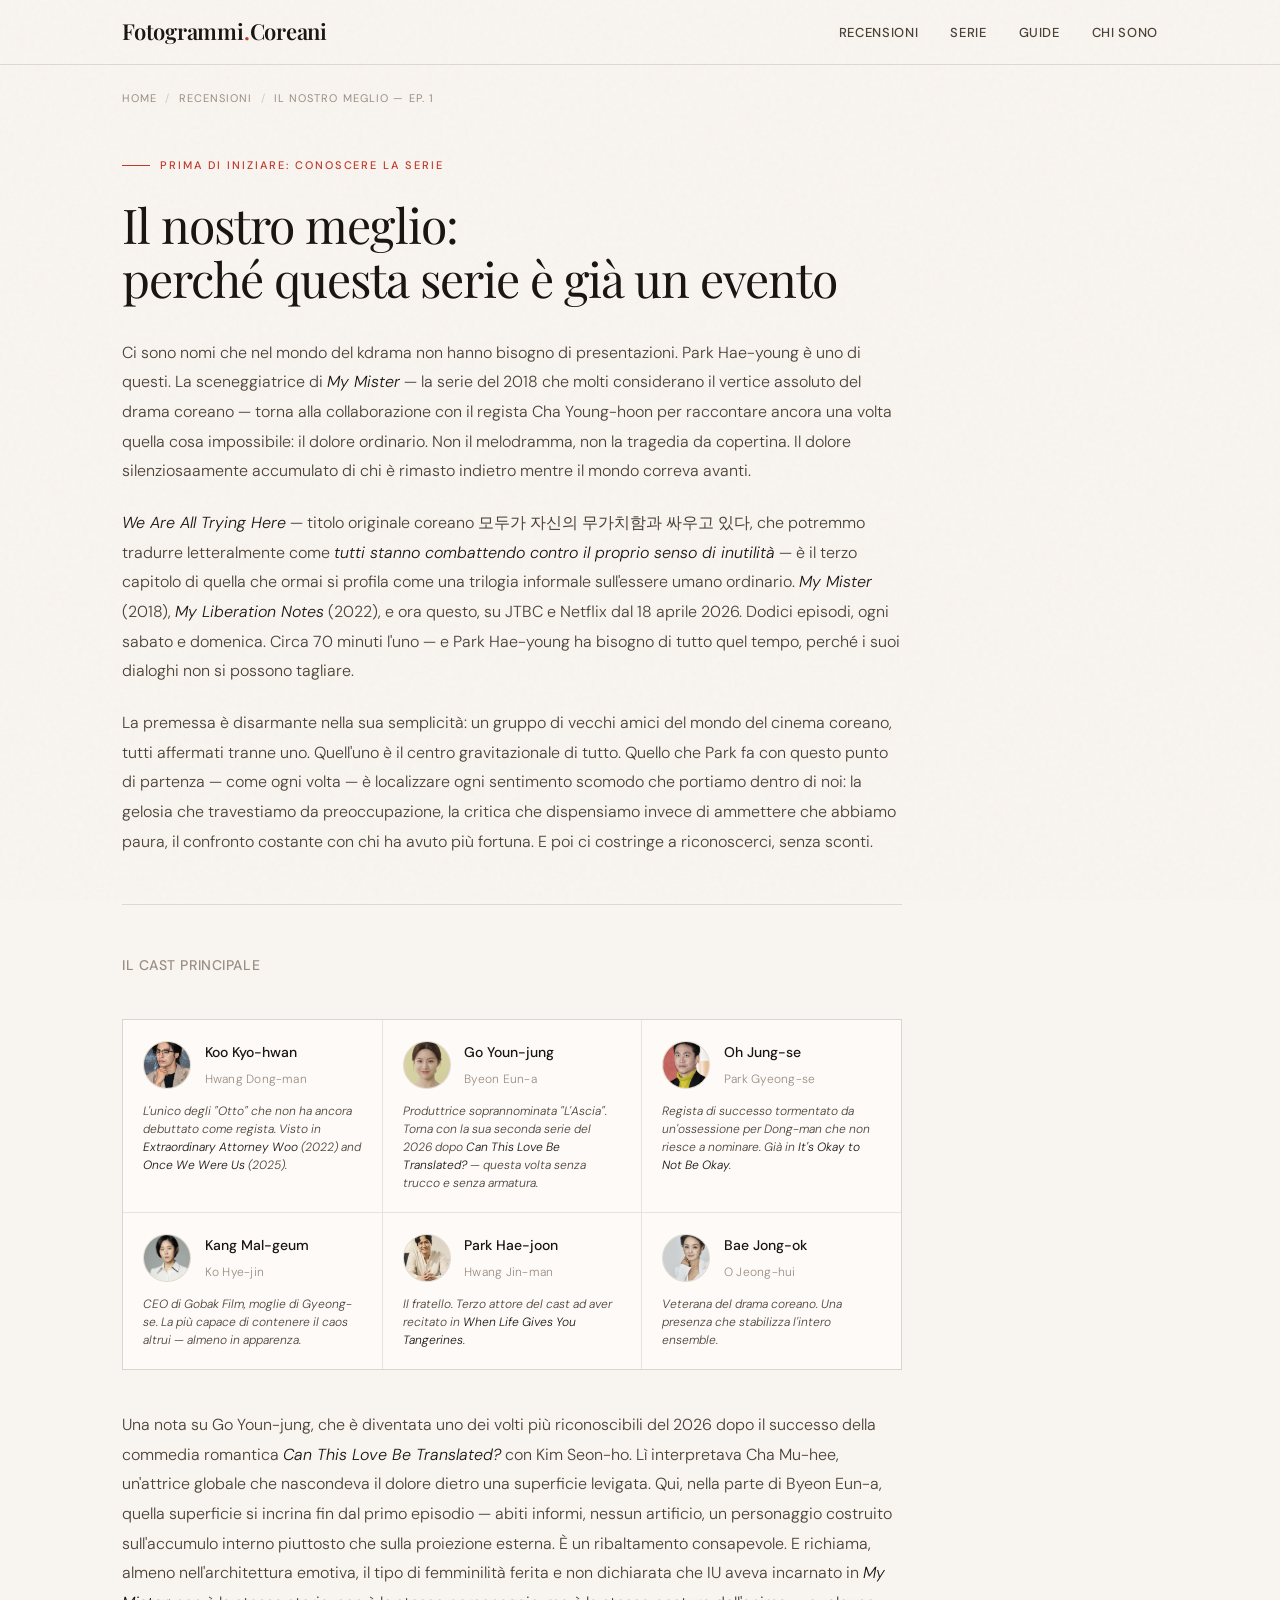
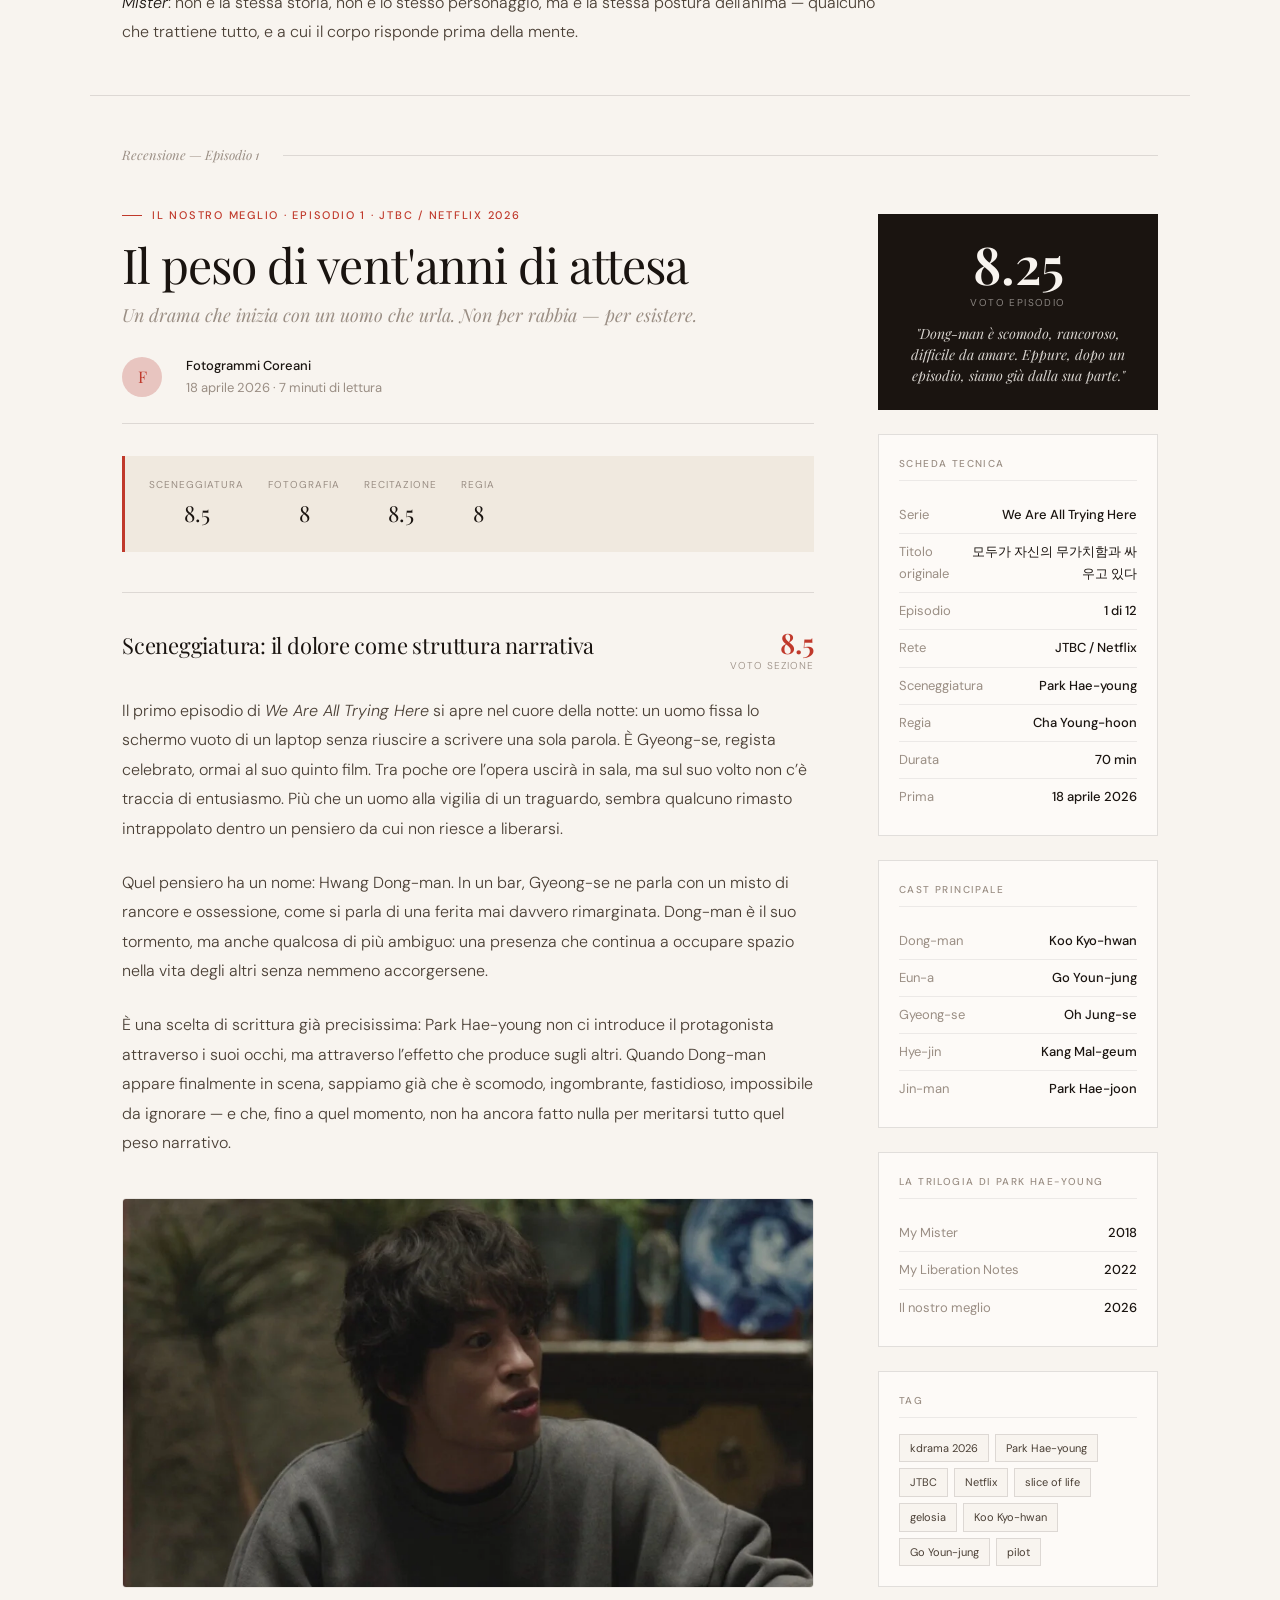
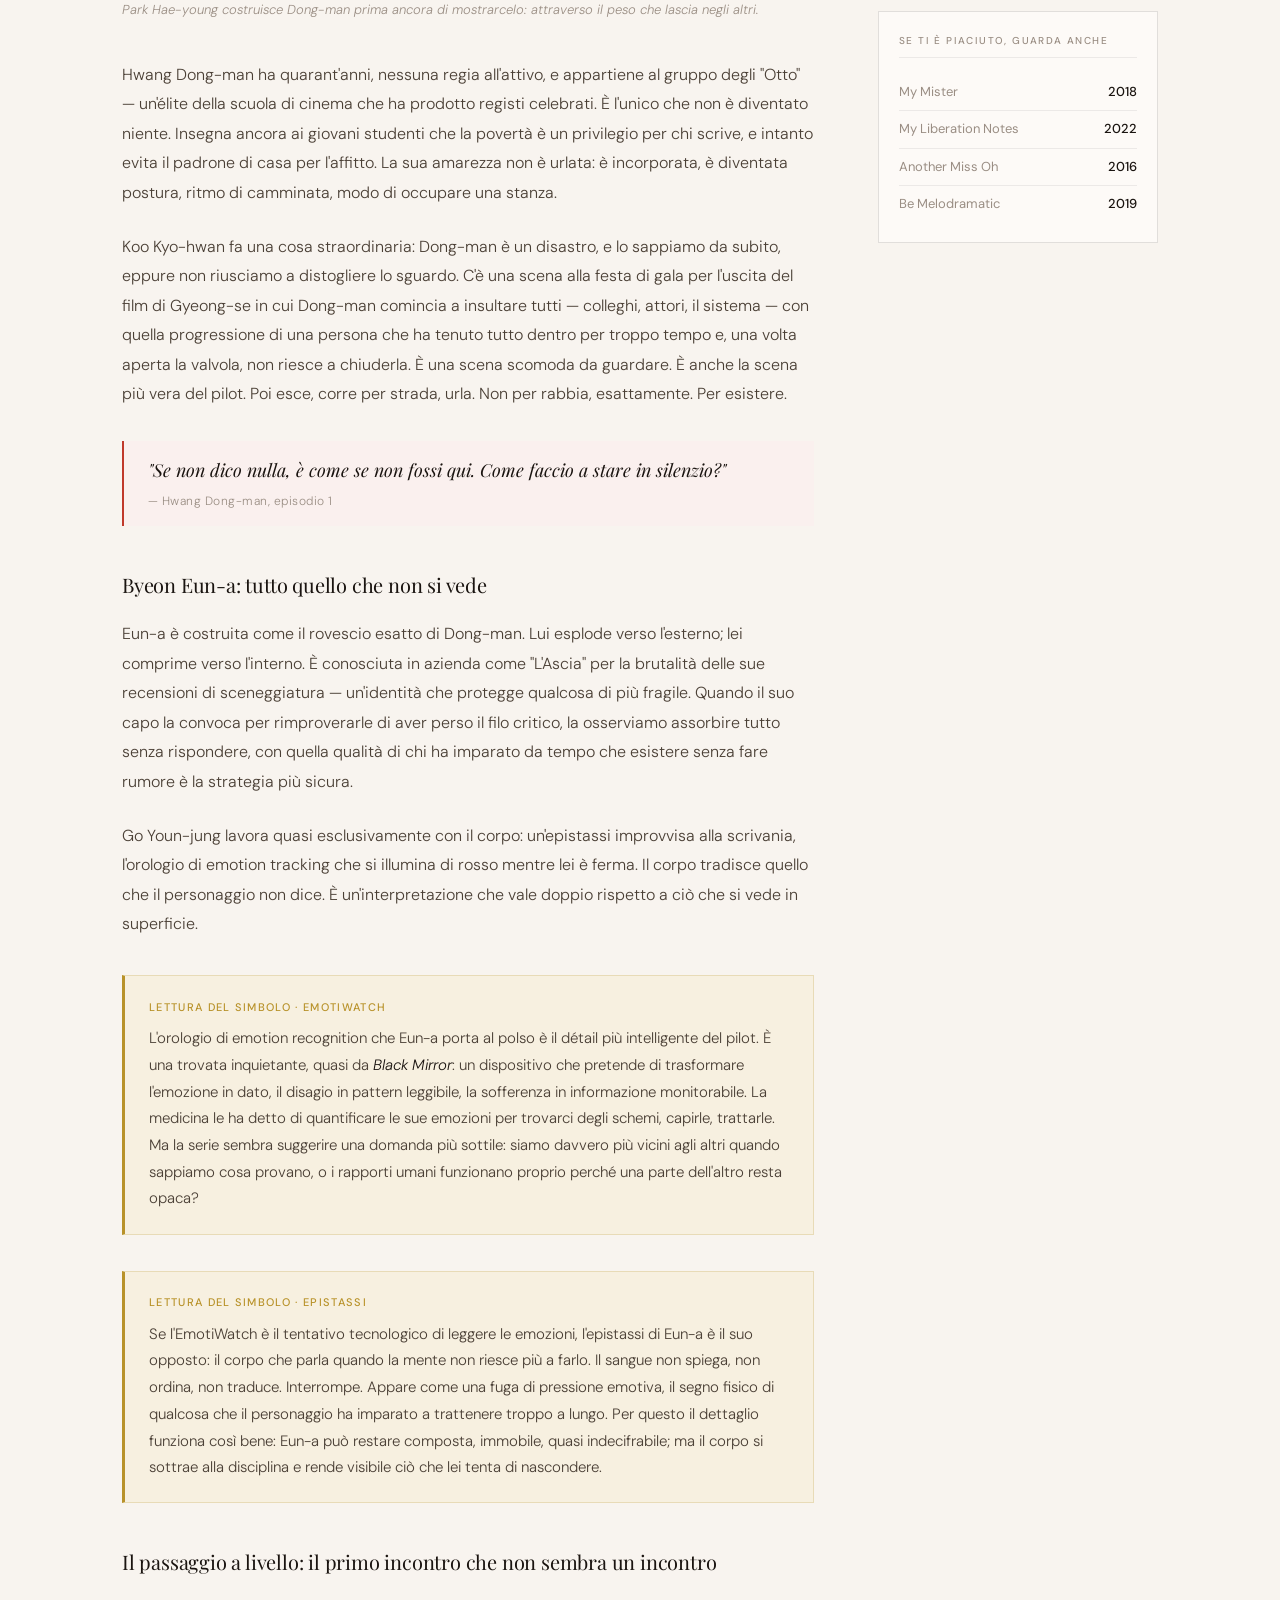
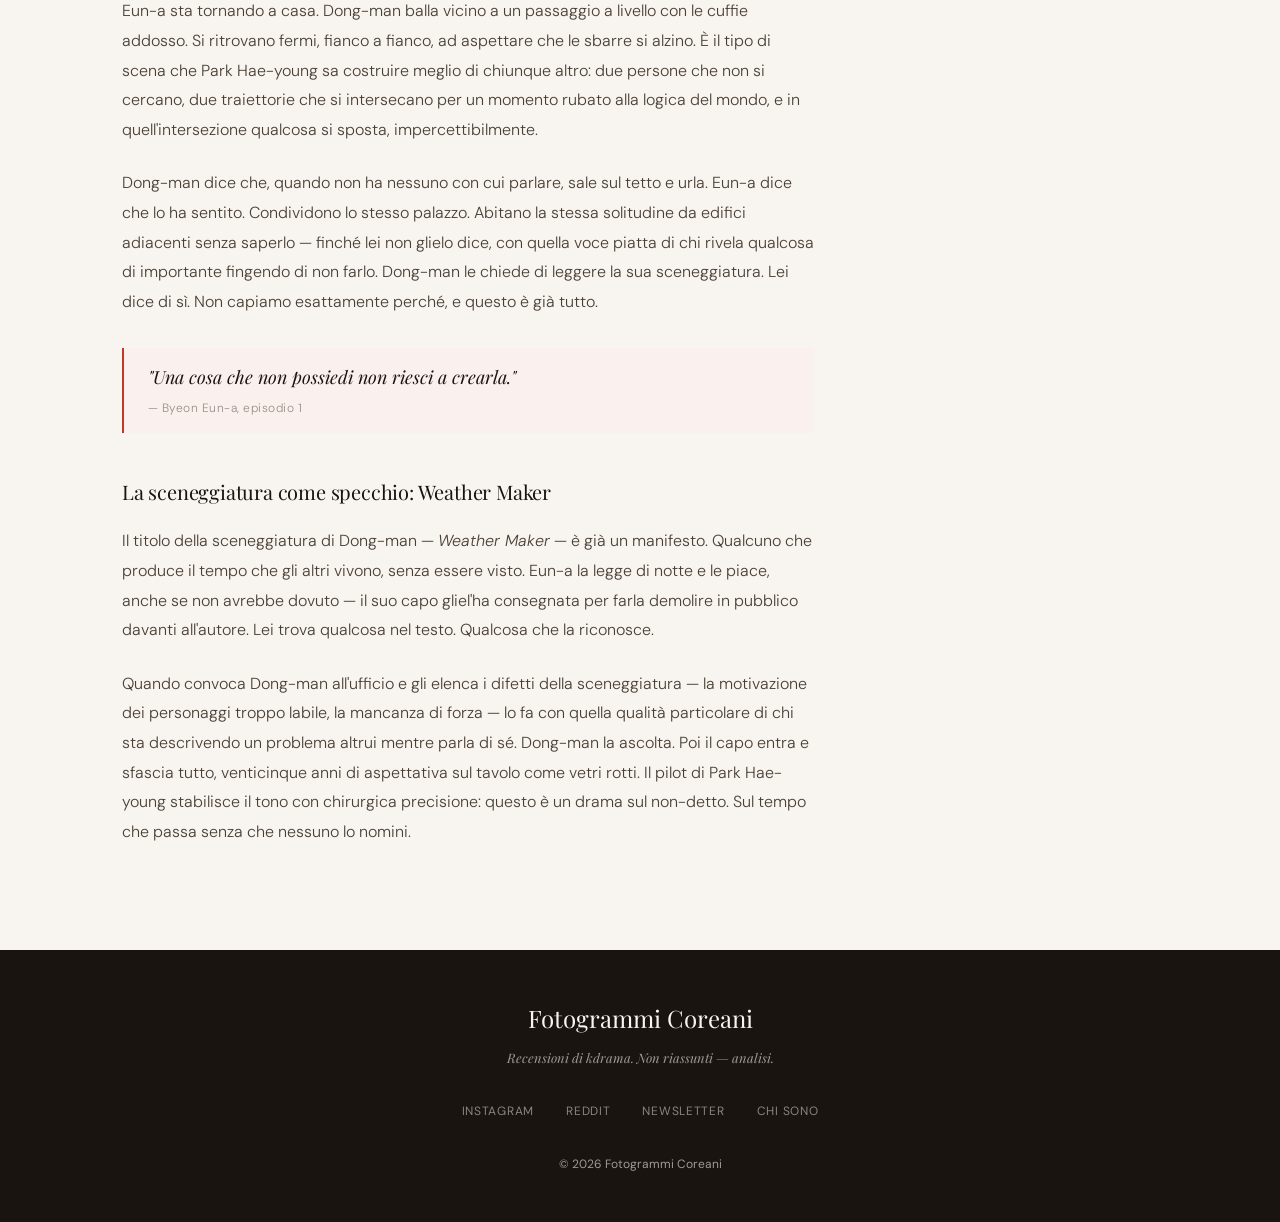
<file: recensioni/recensioni:il-nostro-meglio/ep1.html>
<!DOCTYPE html>
<html lang="it">
<head>
<meta charset="UTF-8">
<meta name="viewport" content="width=device-width, initial-scale=1.0">
<title>Il nostro meglio — Ep. 1: Il peso di vent'anni di attesa · Fotogrammi Coreani</title>
<link rel="preconnect" href="https://fonts.googleapis.com">
<link href="https://fonts.googleapis.com/css2?family=Playfair+Display:ital,wght@0,400;0,600;1,400&family=DM+Sans:wght@300;400;500&family=DM+Serif+Display:ital@0;1&display=swap" rel="stylesheet">
<style>
  :root {
    --ink: #1a1410;
    --ink-soft: #4a3f35;
    --ink-muted: #9a8e84;
    --paper: #f8f4ef;
    --paper-warm: #f0e9df;
    --paper-card: #fdfaf7;
    --accent: #c0392b;
    --accent-soft: #e8c5c0;
    --accent-faint: #faf0ee;
    --gold: #b8922a;
    --gold-faint: #f7f0e0;
    --border: rgba(26,20,16,0.12);
    --border-soft: rgba(26,20,16,0.07);
  }

  *, *::before, *::after { box-sizing: border-box; margin: 0; padding: 0; }
  html { scroll-behavior: smooth; }

  body {
    font-family: 'DM Sans', sans-serif;
    background: var(--paper);
    color: var(--ink);
    font-size: 16px;
    line-height: 1.7;
    -webkit-font-smoothing: antialiased;
  }

  body::before {
    content: '';
    position: fixed;
    inset: 0;
    background-image: url("data:image/svg+xml,%3Csvg viewBox='0 0 200 200' xmlns='http://www.w3.org/2000/svg'%3E%3Cfilter id='n'%3E%3CfeTurbulence type='fractalNoise' baseFrequency='0.85' numOctaves='4' stitchTiles='stitch'/%3E%3C/filter%3E%3Crect width='100%25' height='100%25' filter='url(%23n)' opacity='0.035'/%3E%3C/svg%3E");
    pointer-events: none;
    z-index: 999;
    opacity: 0.6;
  }

  /* ── HEADER ── */
  .site-header {
    border-bottom: 1px solid var(--border);
    background: var(--paper);
    position: sticky;
    top: 0;
    z-index: 100;
    backdrop-filter: blur(8px);
  }

  .header-inner {
    max-width: 1100px;
    margin: 0 auto;
    padding: 0 2rem;
    display: flex;
    align-items: center;
    justify-content: space-between;
    height: 64px;
  }

  .site-logo {
    font-family: 'Playfair Display', serif;
    font-size: 22px;
    font-weight: 600;
    color: var(--ink);
    text-decoration: none;
    letter-spacing: -0.01em;
  }

  .site-logo span { color: var(--accent); }

  .site-nav { display: flex; gap: 2rem; list-style: none; }

  .site-nav a {
    font-size: 13px;
    font-weight: 500;
    color: var(--ink-soft);
    text-decoration: none;
    letter-spacing: 0.05em;
    text-transform: uppercase;
    transition: color 0.2s;
  }

  .site-nav a:hover { color: var(--accent); }

  /* ── BREADCRUMB ── */
  .breadcrumb {
    max-width: 1100px;
    margin: 0 auto;
    padding: 1.5rem 2rem 0;
    font-size: 11px;
    letter-spacing: 0.1em;
    text-transform: uppercase;
    color: var(--ink-muted);
    display: flex;
    gap: 8px;
    align-items: center;
  }

  .breadcrumb a { color: var(--ink-muted); text-decoration: none; }
  .breadcrumb a:hover { color: var(--accent); }
  .breadcrumb span { opacity: 0.4; }

  /* ── INTRO SERIE ── */
  .serie-intro {
    max-width: 1100px;
    margin: 3rem auto 0;
    padding: 0 2rem;
  }

  .intro-label {
    font-size: 11px;
    letter-spacing: 0.18em;
    text-transform: uppercase;
    color: var(--accent);
    font-weight: 500;
    display: flex;
    align-items: center;
    gap: 10px;
    margin-bottom: 1.5rem;
  }

  .intro-label::before {
    content: '';
    display: inline-block;
    width: 28px;
    height: 1px;
    background: var(--accent);
  }

  .intro-title {
    font-family: 'Playfair Display', serif;
    font-size: clamp(2rem, 4vw, 3rem);
    font-weight: 400;
    line-height: 1.12;
    color: var(--ink);
    letter-spacing: -0.02em;
    margin-bottom: 2rem;
  }

  .intro-body {
    font-size: 16px;
    line-height: 1.85;
    color: var(--ink-soft);
    font-weight: 300;
    max-width: 780px;
  }

  .intro-body p { margin-bottom: 1.4rem; }

  .intro-body em {
    font-style: italic;
    color: var(--ink);
  }

  .cast-grid {
    display: grid;
    grid-template-columns: repeat(3, 1fr);
    gap: 1px;
    margin: 2.5rem 0;
    border: 1px solid var(--border-soft);
    background: var(--border-soft);
  }

  .cast-cell {
    background: var(--paper-card);
    padding: 1.25rem;
  }

  .cast-header {
    display: flex;
    align-items: center;
    gap: 0.85rem;
    margin-bottom: 0.75rem;
  }

  .cast-photo {
    width: 48px;
    height: 48px;
    border-radius: 50%;
    object-fit: cover;
    flex-shrink: 0;
    border: 1px solid var(--border-soft);
    background: var(--paper-warm);
    filter: sepia(0.08) contrast(0.96);
  }

  .cast-photo-placeholder {
    width: 48px;
    height: 48px;
    border-radius: 50%;
    flex-shrink: 0;
    border: 1px solid var(--border-soft);
    background: linear-gradient(135deg, var(--paper-warm), var(--accent-faint));
    display: flex;
    align-items: center;
    justify-content: center;
    font-family: 'Playfair Display', serif;
    font-size: 18px;
    color: var(--accent);
  }

  .cast-actor {
    font-size: 14px;
    font-weight: 500;
    color: var(--ink);
    margin-bottom: 2px;
  }

  .cast-character {
    font-size: 12px;
    color: var(--ink-muted);
    letter-spacing: 0.02em;
  }

  .cast-note {
    font-size: 12px;
    color: var(--ink-soft);
    margin-top: 6px;
    font-style: italic;
    line-height: 1.5;
  }

  .intro-divider {
    border: none;
    border-top: 1px solid var(--border);
    margin: 3rem 0;
  }

  /* ── SECTION DIVIDER ── */
  .section-divider {
    max-width: 1100px;
    margin: 0 auto;
    padding: 3rem 2rem 0;
    border-top: 1px solid var(--border);
    display: flex;
    align-items: center;
    gap: 1.5rem;
    margin-top: 3rem;
    margin-bottom: 2.5rem;
  }

  .section-divider h2 {
    font-family: 'Playfair Display', serif;
    font-size: 13px;
    font-weight: 400;
    font-style: italic;
    color: var(--ink-muted);
    white-space: nowrap;
  }

  .section-divider::after {
    content: '';
    flex: 1;
    height: 1px;
    background: var(--border);
  }

  /* ── REVIEW ── */
  .review-section {
    max-width: 1100px;
    margin: 0 auto;
    padding: 0 2rem 5rem;
    display: grid;
    grid-template-columns: 1fr 280px;
    gap: 4rem;
  }

  .review-header { margin-bottom: 2.5rem; }

  .review-series {
    font-size: 11px;
    letter-spacing: 0.16em;
    text-transform: uppercase;
    color: var(--accent);
    font-weight: 500;
    margin-bottom: 0.75rem;
    display: flex;
    align-items: center;
    gap: 10px;
  }

  .review-series::before {
    content: '';
    display: inline-block;
    width: 20px;
    height: 1px;
    background: var(--accent);
  }

  .review-title {
    font-family: 'Playfair Display', serif;
    font-size: clamp(2rem, 4vw, 3rem);
    font-weight: 400;
    line-height: 1.15;
    color: var(--ink);
    margin-bottom: 0.5rem;
    letter-spacing: -0.02em;
  }

  .review-subtitle {
    font-family: 'Playfair Display', serif;
    font-style: italic;
    font-size: 18px;
    color: var(--ink-muted);
    margin-bottom: 1.5rem;
  }

  .review-byline {
    display: flex;
    align-items: center;
    gap: 1.5rem;
    padding-bottom: 1.5rem;
    border-bottom: 1px solid var(--border);
    margin-bottom: 2rem;
  }

  .byline-avatar {
    width: 40px;
    height: 40px;
    border-radius: 50%;
    background: var(--accent-soft);
    display: flex;
    align-items: center;
    justify-content: center;
    font-family: 'Playfair Display', serif;
    font-size: 16px;
    color: var(--accent);
    flex-shrink: 0;
  }

  .byline-info { font-size: 13px; }
  .byline-name { font-weight: 500; color: var(--ink); }
  .byline-date { color: var(--ink-muted); }

  .score-bar {
    display: flex;
    gap: 1.5rem;
    padding: 1.25rem 1.5rem;
    background: var(--paper-warm);
    border-left: 3px solid var(--accent);
    margin-bottom: 2.5rem;
    flex-wrap: wrap;
  }

  .score-item { text-align: center; }
  .score-item-label { font-size: 10px; letter-spacing: 0.1em; text-transform: uppercase; color: var(--ink-muted); margin-bottom: 2px; }
  .score-item-val { font-family: 'Playfair Display', serif; font-size: 22px; color: var(--ink); }

  .review-body { font-size: 16px; line-height: 1.85; color: var(--ink-soft); font-weight: 300; }
  .review-body p { margin-bottom: 1.5rem; }

  .review-body h3 {
    font-family: 'Playfair Display', serif;
    font-size: 20px;
    font-weight: 400;
    color: var(--ink);
    margin: 2.5rem 0 1rem;
    letter-spacing: -0.01em;
  }

  .section-heading {
  display: flex;
  align-items: baseline;
  justify-content: space-between;
  border-top: 1px solid var(--border);
  padding-top: 2rem;
  margin: 2.5rem 0 1.25rem;
  gap: 1rem;
}

.section-heading h3 {
  font-family: 'Playfair Display', serif;
  font-size: 22px;
  font-weight: 400;
  color: var(--ink);
  letter-spacing: -0.01em;
  margin: 0;
}

.section-score-wrap {
  text-align: right;
  flex-shrink: 0;
}

.section-score {
  font-family: 'Playfair Display', serif;
  font-size: 28px;
  color: var(--accent);
  font-weight: 600;
  line-height: 1;
}

.section-score-label {
  font-size: 10px;
  letter-spacing: 0.1em;
  text-transform: uppercase;
  color: var(--ink-muted);
}

  .review-body blockquote {
    border-left: 2px solid var(--accent);
    padding: 1rem 1.5rem;
    margin: 2rem 0;
    background: var(--accent-faint);
    font-family: 'Playfair Display', serif;
    font-style: italic;
    font-size: 18px;
    color: var(--ink);
    line-height: 1.5;
  }

  .review-body blockquote cite {
    display: block;
    font-family: 'DM Sans', sans-serif;
    font-style: normal;
    font-size: 12px;
    color: var(--ink-muted);
    margin-top: 8px;
    letter-spacing: 0.04em;
  }

  .review-image {
  margin: 2.5rem 0;
}

.review-image img {
  width: 100%;
  border-radius: 4px;
  display: block;
  border: 1px solid var(--border-soft);
}

.review-image figcaption {
  margin-top: 0.75rem;
  font-size: 13px;
  line-height: 1.5;
  color: var(--ink-muted);
  font-style: italic;
}

  .highlight-box {
    background: var(--gold-faint);
    border: 1px solid rgba(184,146,42,0.2);
    padding: 1.25rem 1.5rem;
    margin: 2rem 0;
    font-size: 15px;
    line-height: 1.75;
    color: var(--ink-soft);
  }

  .highlight-box strong {
    display: block;
    font-size: 11px;
    letter-spacing: 0.12em;
    text-transform: uppercase;
    color: var(--gold);
    font-weight: 500;
    margin-bottom: 6px;
  }

  .symbol-box {
    background: var(--gold-faint);
    border: 1px solid rgba(184,146,42,0.22);
    border-left: 3px solid var(--gold);
    padding: 1.35rem 1.5rem;
    margin: 2.25rem 0;
    font-size: 15px;
    line-height: 1.78;
    color: var(--ink-soft);
    position: relative;
  }

  .symbol-box strong {
    display: block;
    font-size: 11px;
    letter-spacing: 0.12em;
    text-transform: uppercase;
    color: var(--gold);
    font-weight: 500;
    margin-bottom: 8px;
  }

  .symbol-box em {
    color: var(--ink);
  }

  /* ── SIDEBAR ── */
  .sidebar { padding-top: 0.5rem; }

  .sidebar-block {
    border: 1px solid var(--border);
    padding: 1.25rem;
    margin-bottom: 1.5rem;
    background: var(--paper-card);
  }

  .sidebar-title {
    font-size: 10px;
    letter-spacing: 0.14em;
    text-transform: uppercase;
    font-weight: 500;
    color: var(--ink-muted);
    margin-bottom: 1rem;
    padding-bottom: 8px;
    border-bottom: 1px solid var(--border-soft);
  }

  .info-row {
    display: flex;
    justify-content: space-between;
    font-size: 13px;
    padding: 7px 0;
    border-bottom: 1px solid var(--border-soft);
  }

  .info-row:last-child { border-bottom: none; }
  .info-label { color: var(--ink-muted); }
  .info-val { font-weight: 500; color: var(--ink); text-align: right; }

  .final-verdict {
    background: var(--ink);
    color: var(--paper);
    padding: 1.5rem;
    text-align: center;
    margin-bottom: 1.5rem;
  }

  .verdict-score {
    font-family: 'Playfair Display', serif;
    font-size: 52px;
    font-weight: 600;
    line-height: 1;
    margin-bottom: 4px;
  }

  .verdict-label {
    font-size: 10px;
    letter-spacing: 0.14em;
    text-transform: uppercase;
    opacity: 0.5;
    margin-bottom: 12px;
  }

  .verdict-text {
    font-family: 'Playfair Display', serif;
    font-style: italic;
    font-size: 14px;
    line-height: 1.5;
    opacity: 0.85;
  }

  .tag-list { display: flex; flex-wrap: wrap; gap: 6px; }
  .tag-pill {
    font-size: 11px;
    border: 1px solid var(--border);
    padding: 4px 10px;
    color: var(--ink-soft);
    background: var(--paper);
    cursor: pointer;
    transition: background 0.15s, color 0.15s;
  }
  .tag-pill:hover { background: var(--ink); color: var(--paper); }

  /* ── FOOTER ── */
  .site-footer {
    background: var(--ink);
    color: rgba(248,244,239,0.6);
    padding: 3rem 2rem;
    text-align: center;
  }

  .footer-logo { font-family: 'Playfair Display', serif; font-size: 24px; color: var(--paper); margin-bottom: 0.5rem; }
  .footer-tagline { font-size: 13px; margin-bottom: 2rem; font-style: italic; font-family: 'Playfair Display', serif; }
  .footer-links { display: flex; justify-content: center; gap: 2rem; margin-bottom: 2rem; }
  .footer-links a { font-size: 12px; color: rgba(248,244,239,0.5); text-decoration: none; letter-spacing: 0.06em; text-transform: uppercase; }
  .footer-links a:hover { color: var(--paper); }
  .footer-copy { font-size: 12px; }

  /* ── ANIMATIONS ── */
  @keyframes fadeUp {
    from { opacity: 0; transform: translateY(20px); }
    to { opacity: 1; transform: translateY(0); }
  }

  .intro-label { animation: fadeUp 0.6s ease both; }
  .intro-title { animation: fadeUp 0.6s 0.1s ease both; }
  .intro-body { animation: fadeUp 0.6s 0.2s ease both; }

  /* ── RESPONSIVE ── */
  @media (max-width: 900px) {
    .cast-grid { grid-template-columns: 1fr 1fr; }
    .review-section { grid-template-columns: 1fr; }
    .sidebar { display: grid; grid-template-columns: 1fr 1fr; gap: 1rem; }
  }

  @media (max-width: 600px) {
    .cast-grid { grid-template-columns: 1fr; }
    .site-nav { display: none; }
    .sidebar { grid-template-columns: 1fr; }
  }
</style>
</head>
<body>

<!-- ═══ HEADER ═══ -->
<header class="site-header">
  <div class="header-inner">
    <a href="index.html" class="site-logo">Fotogrammi<span>.</span>Coreani</a>
    <nav>
      <ul class="site-nav">
        <li><a href="index.html#recensioni">Recensioni</a></li>
        <li><a href="#">Serie</a></li>
        <li><a href="#">Guide</a></li>
        <li><a href="#">Chi sono</a></li>
      </ul>
    </nav>
  </div>
</header>

<!-- ═══ BREADCRUMB ═══ -->
<div class="breadcrumb">
  <a href="index.html">Home</a>
  <span>/</span>
  <a href="#">Recensioni</a>
  <span>/</span>
  Il nostro meglio — Ep. 1
</div>

<!-- ═══ INTRODUZIONE ALLA SERIE ═══ -->
<section class="serie-intro">
  <p class="intro-label">Prima di iniziare: conoscere la serie</p>
  <h1 class="intro-title">Il nostro meglio:<br>perché questa serie è già un evento</h1>

  <div class="intro-body">

    <p>Ci sono nomi che nel mondo del kdrama non hanno bisogno di presentazioni. Park Hae-young è uno di questi. La sceneggiatrice di <em>My Mister</em> — la serie del 2018 che molti considerano il vertice assoluto del drama coreano — torna alla collaborazione con il regista Cha Young-hoon per raccontare ancora una volta quella cosa impossibile: il dolore ordinario. Non il melodramma, non la tragedia da copertina. Il dolore silenziosaamente accumulato di chi è rimasto indietro mentre il mondo correva avanti.</p>

    <p><em>We Are All Trying Here</em> — titolo originale coreano 모두가 자신의 무가치함과 싸우고 있다, che potremmo tradurre letteralmente come <em>tutti stanno combattendo contro il proprio senso di inutilità</em> — è il terzo capitolo di quella che ormai si profila come una trilogia informale sull'essere umano ordinario. <em>My Mister</em> (2018), <em>My Liberation Notes</em> (2022), e ora questo, su JTBC e Netflix dal 18 aprile 2026. Dodici episodi, ogni sabato e domenica. Circa 70 minuti l'uno — e Park Hae-young ha bisogno di tutto quel tempo, perché i suoi dialoghi non si possono tagliare.</p>

    <p>La premessa è disarmante nella sua semplicità: un gruppo di vecchi amici del mondo del cinema coreano, tutti affermati tranne uno. Quell'uno è il centro gravitazionale di tutto. Quello che Park fa con questo punto di partenza — come ogni volta — è localizzare ogni sentimento scomodo che portiamo dentro di noi: la gelosia che travestiamo da preoccupazione, la critica che dispensiamo invece di ammettere che abbiamo paura, il confronto costante con chi ha avuto più fortuna. E poi ci costringe a riconoscerci, senza sconti.</p>

    <hr class="intro-divider">

    <p style="font-size:14px; letter-spacing:0.04em; text-transform:uppercase; color:var(--ink-muted); font-weight:500; margin-bottom:1.25rem;">Il cast principale</p>

    <div class="cast-grid">
      <div class="cast-cell">
        <div class="cast-header">
          <img class="cast-photo" src="../../images/cast/koo-kyo-hwan.jpg" alt="Koo Kyo-hwan">
          <div>
            <div class="cast-actor">Koo Kyo-hwan</div>
            <div class="cast-character">Hwang Dong-man</div>
          </div>
        </div>
        <div class="cast-note">L'unico degli "Otto" che non ha ancora debuttato come regista. Visto in <em>Extraordinary Attorney Woo</em> (2022) and <em>Once We Were Us</em> (2025). </div>
      </div>
      <div class="cast-cell">
        <div class="cast-header">
          <img class="cast-photo" src="../../images/cast/go-youn-jung.jpg" alt="Go Youn-jung">
          <div>
            <div class="cast-actor">Go Youn-jung</div>
            <div class="cast-character">Byeon Eun-a</div>
          </div>
        </div>
        <div class="cast-note">Produttrice soprannominata "L'Ascia". Torna con la sua seconda serie del 2026 dopo <em>Can This Love Be Translated?</em> — questa volta senza trucco e senza armatura.</div>
      </div>
      <div class="cast-cell">
        <div class="cast-header">
          <img class="cast-photo" src="../../images/cast/oh-jung-se.jpg" alt="Oh Jung-se">
          <div>
            <div class="cast-actor">Oh Jung-se</div>
            <div class="cast-character">Park Gyeong-se</div>
          </div>
        </div>
        <div class="cast-note">Regista di successo tormentato da un'ossessione per Dong-man che non riesce a nominare. Già in <em>It's Okay to Not Be Okay</em>.</div>
      </div>
      <div class="cast-cell">
        <div class="cast-header">
          <img class="cast-photo" src="../../images/cast/kang-mal-geum.jpg" alt="Kang Mal-geum">
          <div>
            <div class="cast-actor">Kang Mal-geum</div>
            <div class="cast-character">Ko Hye-jin</div>
          </div>
        </div>
        <div class="cast-note">CEO di Gobak Film, moglie di Gyeong-se. La più capace di contenere il caos altrui — almeno in apparenza.</div>
      </div>
      <div class="cast-cell">
        <div class="cast-header">
          <img class="cast-photo" src="../../images/cast/park-hae-joon.jpg" alt="Park Hae-joon">
          <div>
            <div class="cast-actor">Park Hae-joon</div>
            <div class="cast-character">Hwang Jin-man</div>
          </div>
        </div>
        <div class="cast-note">Il fratello. Terzo attore del cast ad aver recitato in <em>When Life Gives You Tangerines</em>.</div>
      </div>
      <div class="cast-cell">
        <div class="cast-header">
          <img class="cast-photo" src="../../images/cast/bae-jong-ok.jpg" alt="Bae Jong-ok">
          <div>
            <div class="cast-actor">Bae Jong-ok</div>
            <div class="cast-character">O Jeong-hui</div>
          </div>
        </div>
        <div class="cast-note">Veterana del drama coreano. Una presenza che stabilizza l'intero ensemble.</div>
      </div>
    </div>

    <p>Una nota su Go Youn-jung, che è diventata uno dei volti più riconoscibili del 2026 dopo il successo della commedia romantica <em>Can This Love Be Translated?</em> con Kim Seon-ho. Lì interpretava Cha Mu-hee, un'attrice globale che nascondeva il dolore dietro una superficie levigata. Qui, nella parte di Byeon Eun-a, quella superficie si incrina fin dal primo episodio — abiti informi, nessun artificio, un personaggio costruito sull'accumulo interno piuttosto che sulla proiezione esterna. È un ribaltamento consapevole. E richiama, almeno nell'architettura emotiva, il tipo di femminilità ferita e non dichiarata che IU aveva incarnato in <em>My Mister</em>: non è la stessa storia, non è lo stesso personaggio, ma è la stessa postura dell'anima — qualcuno che trattiene tutto, e a cui il corpo risponde prima della mente.</p>

  </div>
</section>

<!-- ═══ DIVIDER ═══ -->
<div class="section-divider" id="recensione">
  <h2>Recensione — Episodio 1</h2>
</div>

<!-- ═══ RECENSIONE EP. 1 ═══ -->
<article class="review-section">
  <div>
    <header class="review-header">
      <p class="review-series">Il nostro meglio · Episodio 1 · JTBC / Netflix 2026</p>
      <h1 class="review-title">Il peso di vent'anni di attesa</h1>
      <p class="review-subtitle">Un drama che inizia con un uomo che urla. Non per rabbia — per esistere.</p>

      <div class="review-byline">
        <div class="byline-avatar">F</div>
        <div class="byline-info">
          <div class="byline-name">Fotogrammi Coreani</div>
          <div class="byline-date">18 aprile 2026 · 7 minuti di lettura</div>
        </div>
      </div>

      <div class="score-bar">
        <div class="score-item"><div class="score-item-label">Sceneggiatura</div><div class="score-item-val">8.5</div></div>
        <div class="score-item"><div class="score-item-label">Fotografia</div><div class="score-item-val">8</div></div>
        <div class="score-item"><div class="score-item-label">Recitazione</div><div class="score-item-val">8.5</div></div>
        <div class="score-item"><div class="score-item-label">Regia</div><div class="score-item-val">8</div></div>
      </div>
    </header>

    <div class="review-body">

      <!-- SCENEGGIATURA -->
      <div class="section-heading">
        <h3>Sceneggiatura: il dolore come struttura narrativa</h3>
        <div class="section-score-wrap">
          <div class="section-score">8.5</div>
          <div class="section-score-label">Voto sezione</div>
        </div>
      </div>

      <p>Il primo episodio di <em>We Are All Trying Here</em> si apre nel cuore della notte: un uomo fissa lo schermo vuoto di un laptop senza riuscire a scrivere una sola parola. È Gyeong-se, regista celebrato, ormai al suo quinto film. Tra poche ore l’opera uscirà in sala, ma sul suo volto non c’è traccia di entusiasmo. Più che un uomo alla vigilia di un traguardo, sembra qualcuno rimasto intrappolato dentro un pensiero da cui non riesce a liberarsi.</p>

      <p>Quel pensiero ha un nome: Hwang Dong-man. In un bar, Gyeong-se ne parla con un misto di rancore e ossessione, come si parla di una ferita mai davvero rimarginata. Dong-man è il suo tormento, ma anche qualcosa di più ambiguo: una presenza che continua a occupare spazio nella vita degli altri senza nemmeno accorgersene.</p>  

      <p>È una scelta di scrittura già precisissima: Park Hae-young non ci introduce il protagonista attraverso i suoi occhi, ma attraverso l’effetto che produce sugli altri. Quando Dong-man appare finalmente in scena, sappiamo già che è scomodo, ingombrante, fastidioso, impossibile da ignorare — e che, fino a quel momento, non ha ancora fatto nulla per meritarsi tutto quel peso narrativo.</p>

<figure class="review-image">
  <img src="../../images/scenes/dongman.jpg" alt="Hwang Dong-man">
  <figcaption>
    Park Hae-young costruisce Dong-man prima ancora di mostrarcelo: attraverso il peso che lascia negli altri.
  </figcaption>
</figure>

      <p>Hwang Dong-man ha quarant'anni, nessuna regia all'attivo, e appartiene al gruppo degli "Otto" — un'élite della scuola di cinema che ha prodotto registi celebrati. È l'unico che non è diventato niente. Insegna ancora ai giovani studenti che la povertà è un privilegio per chi scrive, e intanto evita il padrone di casa per l'affitto. La sua amarezza non è urlata: è incorporata, è diventata postura, ritmo di camminata, modo di occupare una stanza.</p>

      <p>Koo Kyo-hwan fa una cosa straordinaria: Dong-man è un disastro, e lo sappiamo da subito, eppure non riusciamo a distogliere lo sguardo. C'è una scena alla festa di gala per l'uscita del film di Gyeong-se in cui Dong-man comincia a insultare tutti — colleghi, attori, il sistema — con quella progressione di una persona che ha tenuto tutto dentro per troppo tempo e, una volta aperta la valvola, non riesce a chiuderla. È una scena scomoda da guardare. È anche la scena più vera del pilot. Poi esce, corre per strada, urla. Non per rabbia, esattamente. Per esistere.</p>

      <blockquote>
        "Se non dico nulla, è come se non fossi qui. Come faccio a stare in silenzio?"
        <cite>— Hwang Dong-man, episodio 1</cite>
      </blockquote>

      <h3>Byeon Eun-a: tutto quello che non si vede</h3>

      <p>Eun-a è costruita come il rovescio esatto di Dong-man. Lui esplode verso l'esterno; lei comprime verso l'interno. È conosciuta in azienda come "L'Ascia" per la brutalità delle sue recensioni di sceneggiatura — un'identità che protegge qualcosa di più fragile. Quando il suo capo la convoca per rimproverarle di aver perso il filo critico, la osserviamo assorbire tutto senza rispondere, con quella qualità di chi ha imparato da tempo che esistere senza fare rumore è la strategia più sicura.</p>

      <p>Go Youn-jung lavora quasi esclusivamente con il corpo: un'epistassi improvvisa alla scrivania, l'orologio di emotion tracking che si illumina di rosso mentre lei è ferma. Il corpo tradisce quello che il personaggio non dice. È un'interpretazione che vale doppio rispetto a ciò che si vede in superficie.</p>

      <div class="symbol-box">
        <strong>Lettura del simbolo · EmotiWatch</strong>
        L'orologio di emotion recognition che Eun-a porta al polso è il détail più intelligente del pilot. È una trovata inquietante, quasi da <em>Black Mirror</em>: un dispositivo che pretende di trasformare l'emozione in dato, il disagio in pattern leggibile, la sofferenza in informazione monitorabile. La medicina le ha detto di quantificare le sue emozioni per trovarci degli schemi, capirle, trattarle. Ma la serie sembra suggerire una domanda più sottile: siamo davvero più vicini agli altri quando sappiamo cosa provano, o i rapporti umani funzionano proprio perché una parte dell'altro resta opaca?
      </div>

      <div class="symbol-box">
        <strong>Lettura del simbolo · Epistassi</strong>
        Se l'EmotiWatch è il tentativo tecnologico di leggere le emozioni, l'epistassi di Eun-a è il suo opposto: il corpo che parla quando la mente non riesce più a farlo. Il sangue non spiega, non ordina, non traduce. Interrompe. Appare come una fuga di pressione emotiva, il segno fisico di qualcosa che il personaggio ha imparato a trattenere troppo a lungo. Per questo il dettaglio funziona così bene: Eun-a può restare composta, immobile, quasi indecifrabile; ma il corpo si sottrae alla disciplina e rende visibile ciò che lei tenta di nascondere.
      </div>

      <h3>Il passaggio a livello: il primo incontro che non sembra un incontro</h3>

      <p>Eun-a sta tornando a casa. Dong-man balla vicino a un passaggio a livello con le cuffie addosso. Si ritrovano fermi, fianco a fianco, ad aspettare che le sbarre si alzino. È il tipo di scena che Park Hae-young sa costruire meglio di chiunque altro: due persone che non si cercano, due traiettorie che si intersecano per un momento rubato alla logica del mondo, e in quell'intersezione qualcosa si sposta, impercettibilmente.</p>

      <p>Dong-man dice che, quando non ha nessuno con cui parlare, sale sul tetto e urla. Eun-a dice che lo ha sentito. Condividono lo stesso palazzo. Abitano la stessa solitudine da edifici adiacenti senza saperlo — finché lei non glielo dice, con quella voce piatta di chi rivela qualcosa di importante fingendo di non farlo. Dong-man le chiede di leggere la sua sceneggiatura. Lei dice di sì. Non capiamo esattamente perché, e questo è già tutto.</p>

      <blockquote>
        "Una cosa che non possiedi non riesci a crearla."
        <cite>— Byeon Eun-a, episodio 1</cite>
      </blockquote>

      <h3>La sceneggiatura come specchio: Weather Maker</h3>

      <p>Il titolo della sceneggiatura di Dong-man — <em>Weather Maker</em> — è già un manifesto. Qualcuno che produce il tempo che gli altri vivono, senza essere visto. Eun-a la legge di notte e le piace, anche se non avrebbe dovuto — il suo capo gliel'ha consegnata per farla demolire in pubblico davanti all'autore. Lei trova qualcosa nel testo. Qualcosa che la riconosce.</p>

      <p>Quando convoca Dong-man all'ufficio e gli elenca i difetti della sceneggiatura — la motivazione dei personaggi troppo labile, la mancanza di forza — lo fa con quella qualità particolare di chi sta descrivendo un problema altrui mentre parla di sé. Dong-man la ascolta. Poi il capo entra e sfascia tutto, venticinque anni di aspettativa sul tavolo come vetri rotti. Il pilot di Park Hae-young stabilisce il tono con chirurgica precisione: questo è un drama sul non-detto. Sul tempo che passa senza che nessuno lo nomini.</p>

    </div>
  </div>

  <!-- SIDEBAR -->
  <aside class="sidebar">
    <div class="final-verdict">
      <div class="verdict-score">8.25</div>
      <div class="verdict-label">Voto episodio</div>
      <p class="verdict-text">"Dong-man è scomodo, rancoroso, difficile da amare. Eppure, dopo un episodio, siamo già dalla sua parte."</p>
    </div>

    <div class="sidebar-block">
      <div class="sidebar-title">Scheda tecnica</div>
      <div class="info-row"><span class="info-label">Serie</span><span class="info-val">We Are All Trying Here</span></div>
      <div class="info-row"><span class="info-label">Titolo originale</span><span class="info-val">모두가 자신의 무가치함과 싸우고 있다</span></div>
      <div class="info-row"><span class="info-label">Episodio</span><span class="info-val">1 di 12</span></div>
      <div class="info-row"><span class="info-label">Rete</span><span class="info-val">JTBC / Netflix</span></div>
      <div class="info-row"><span class="info-label">Sceneggiatura</span><span class="info-val">Park Hae-young</span></div>
      <div class="info-row"><span class="info-label">Regia</span><span class="info-val">Cha Young-hoon</span></div>
      <div class="info-row"><span class="info-label">Durata</span><span class="info-val">70 min</span></div>
      <div class="info-row"><span class="info-label">Prima</span><span class="info-val">18 aprile 2026</span></div>
    </div>

    <div class="sidebar-block">
      <div class="sidebar-title">Cast principale</div>
      <div class="info-row"><span class="info-label">Dong-man</span><span class="info-val">Koo Kyo-hwan</span></div>
      <div class="info-row"><span class="info-label">Eun-a</span><span class="info-val">Go Youn-jung</span></div>
      <div class="info-row"><span class="info-label">Gyeong-se</span><span class="info-val">Oh Jung-se</span></div>
      <div class="info-row"><span class="info-label">Hye-jin</span><span class="info-val">Kang Mal-geum</span></div>
      <div class="info-row"><span class="info-label">Jin-man</span><span class="info-val">Park Hae-joon</span></div>
    </div>

    <div class="sidebar-block">
      <div class="sidebar-title">La trilogia di Park Hae-young</div>
      <div class="info-row"><span class="info-label">My Mister</span><span class="info-val">2018</span></div>
      <div class="info-row"><span class="info-label">My Liberation Notes</span><span class="info-val">2022</span></div>
      <div class="info-row"><span class="info-label">Il nostro meglio</span><span class="info-val">2026</span></div>
    </div>

    <div class="sidebar-block">
      <div class="sidebar-title">Tag</div>
      <div class="tag-list">
        <span class="tag-pill">kdrama 2026</span>
        <span class="tag-pill">Park Hae-young</span>
        <span class="tag-pill">JTBC</span>
        <span class="tag-pill">Netflix</span>
        <span class="tag-pill">slice of life</span>
        <span class="tag-pill">gelosia</span>
        <span class="tag-pill">Koo Kyo-hwan</span>
        <span class="tag-pill">Go Youn-jung</span>
        <span class="tag-pill">pilot</span>
      </div>
    </div>

    <div class="sidebar-block">
      <div class="sidebar-title">Se ti è piaciuto, guarda anche</div>
      <div class="info-row"><span class="info-label">My Mister</span><span class="info-val">2018</span></div>
      <div class="info-row"><span class="info-label">My Liberation Notes</span><span class="info-val">2022</span></div>
      <div class="info-row"><span class="info-label">Another Miss Oh</span><span class="info-val">2016</span></div>
      <div class="info-row"><span class="info-label">Be Melodramatic</span><span class="info-val">2019</span></div>
    </div>
  </aside>
</article>

<!-- ═══ FOOTER ═══ -->
<footer class="site-footer">
  <div class="footer-logo">Fotogrammi Coreani</div>
  <p class="footer-tagline">Recensioni di kdrama. Non riassunti — analisi.</p>
  <div class="footer-links">
    <a href="#">Instagram</a>
    <a href="#">Reddit</a>
    <a href="#">Newsletter</a>
    <a href="#">Chi sono</a>
  </div>
  <p class="footer-copy">© 2026 Fotogrammi Coreani</p>
</footer>

</body>
</html>
</file>
